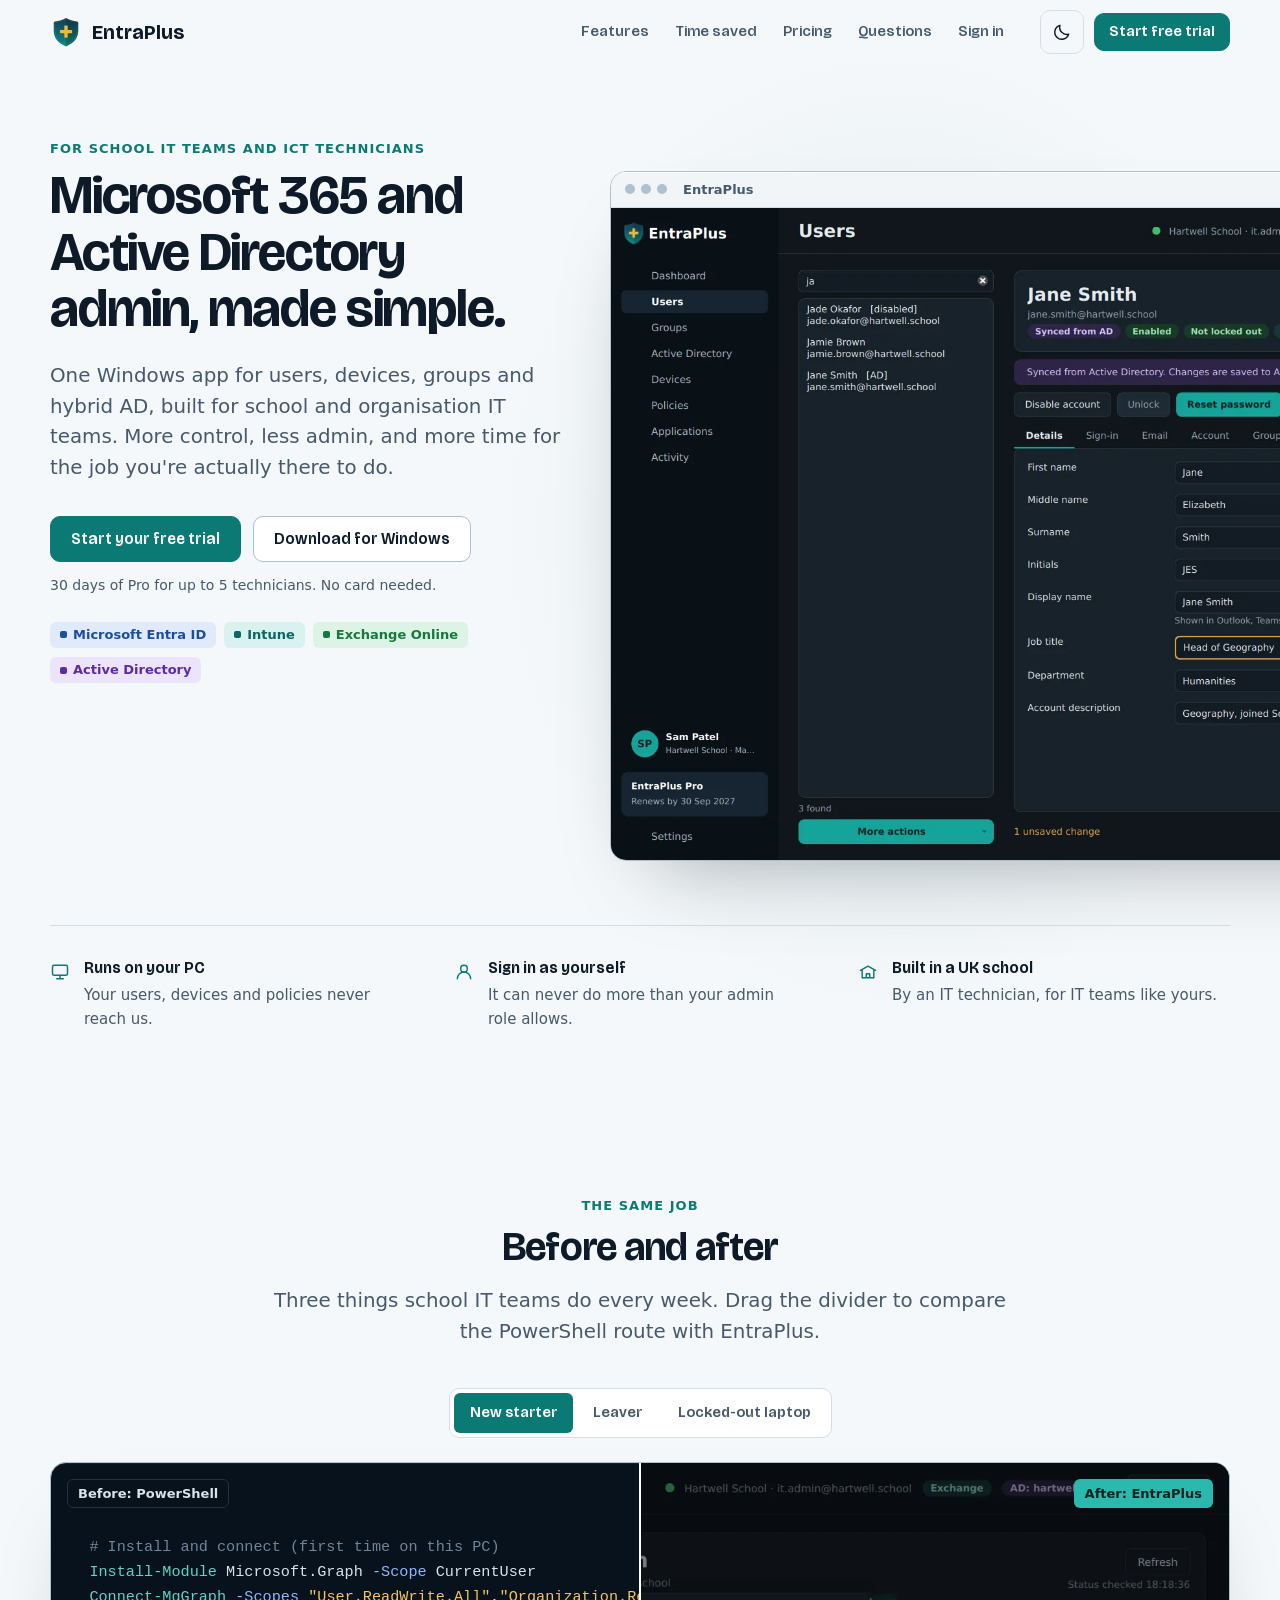
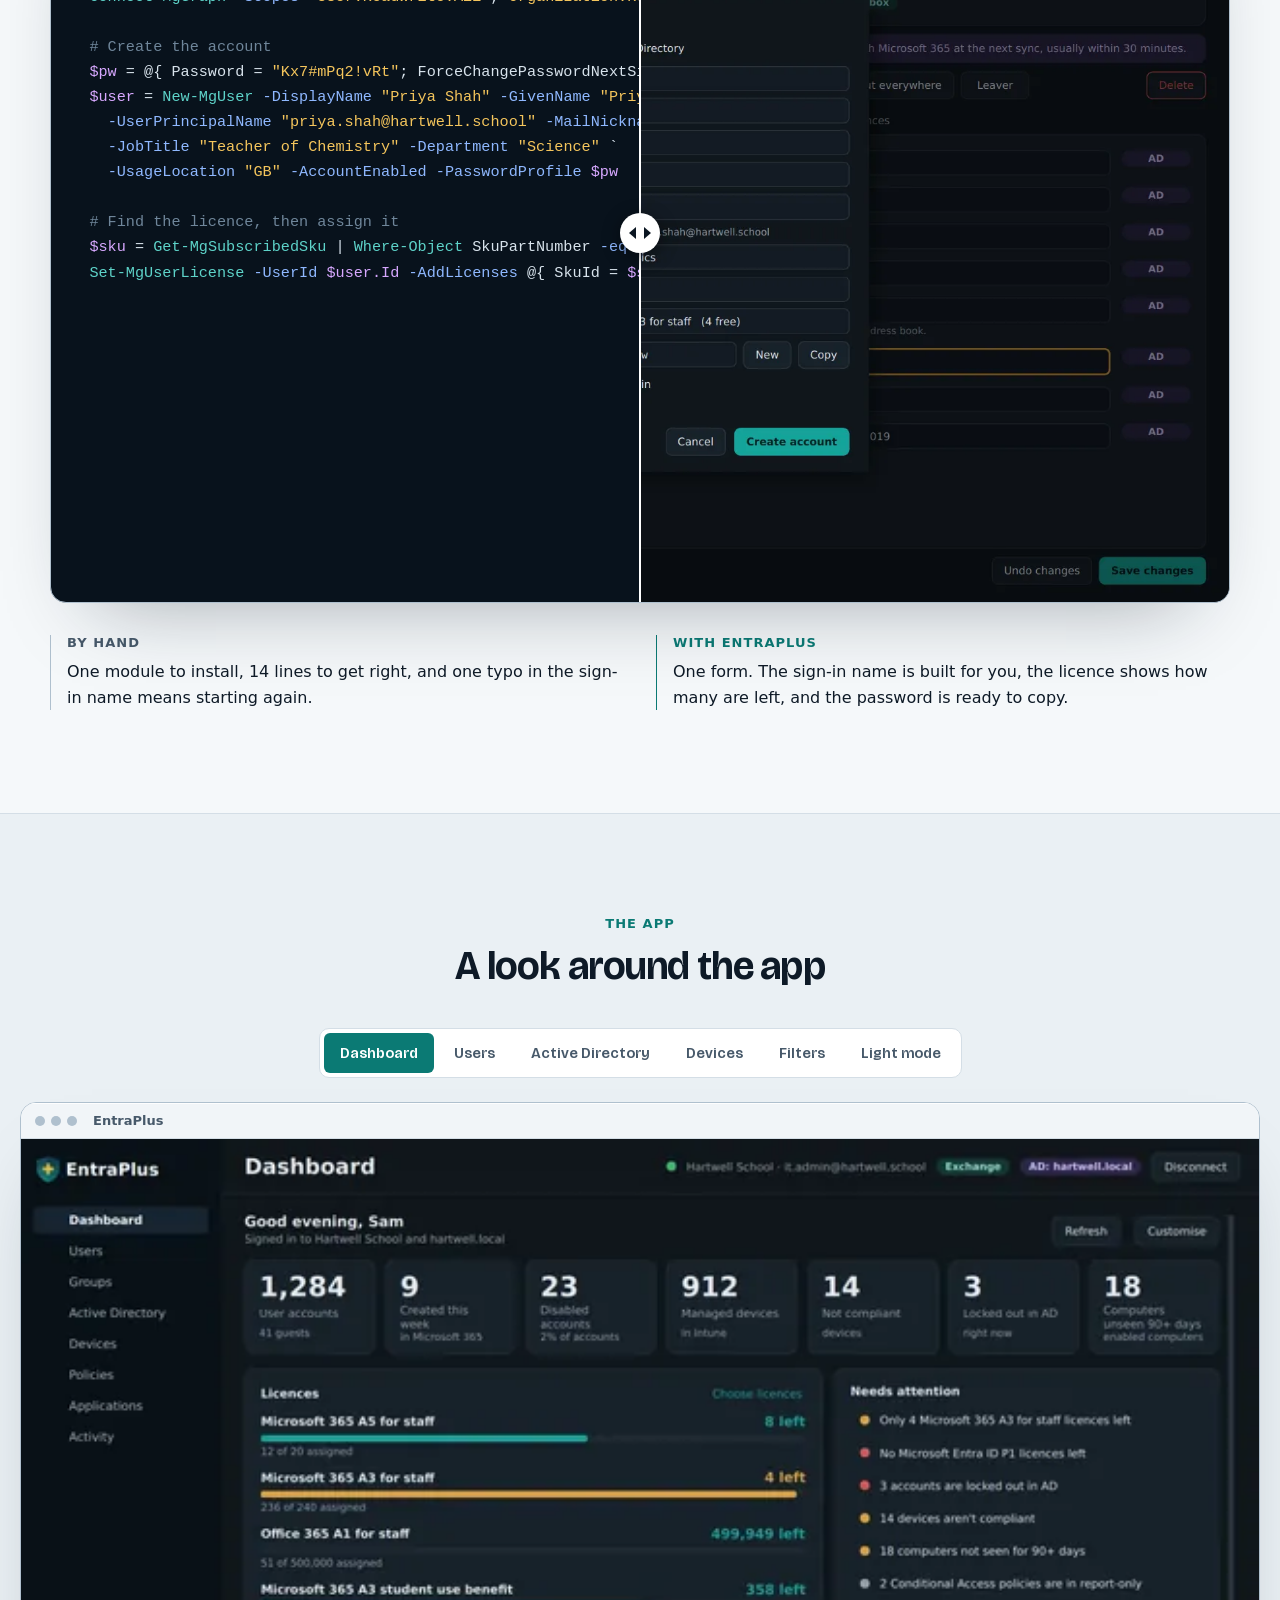
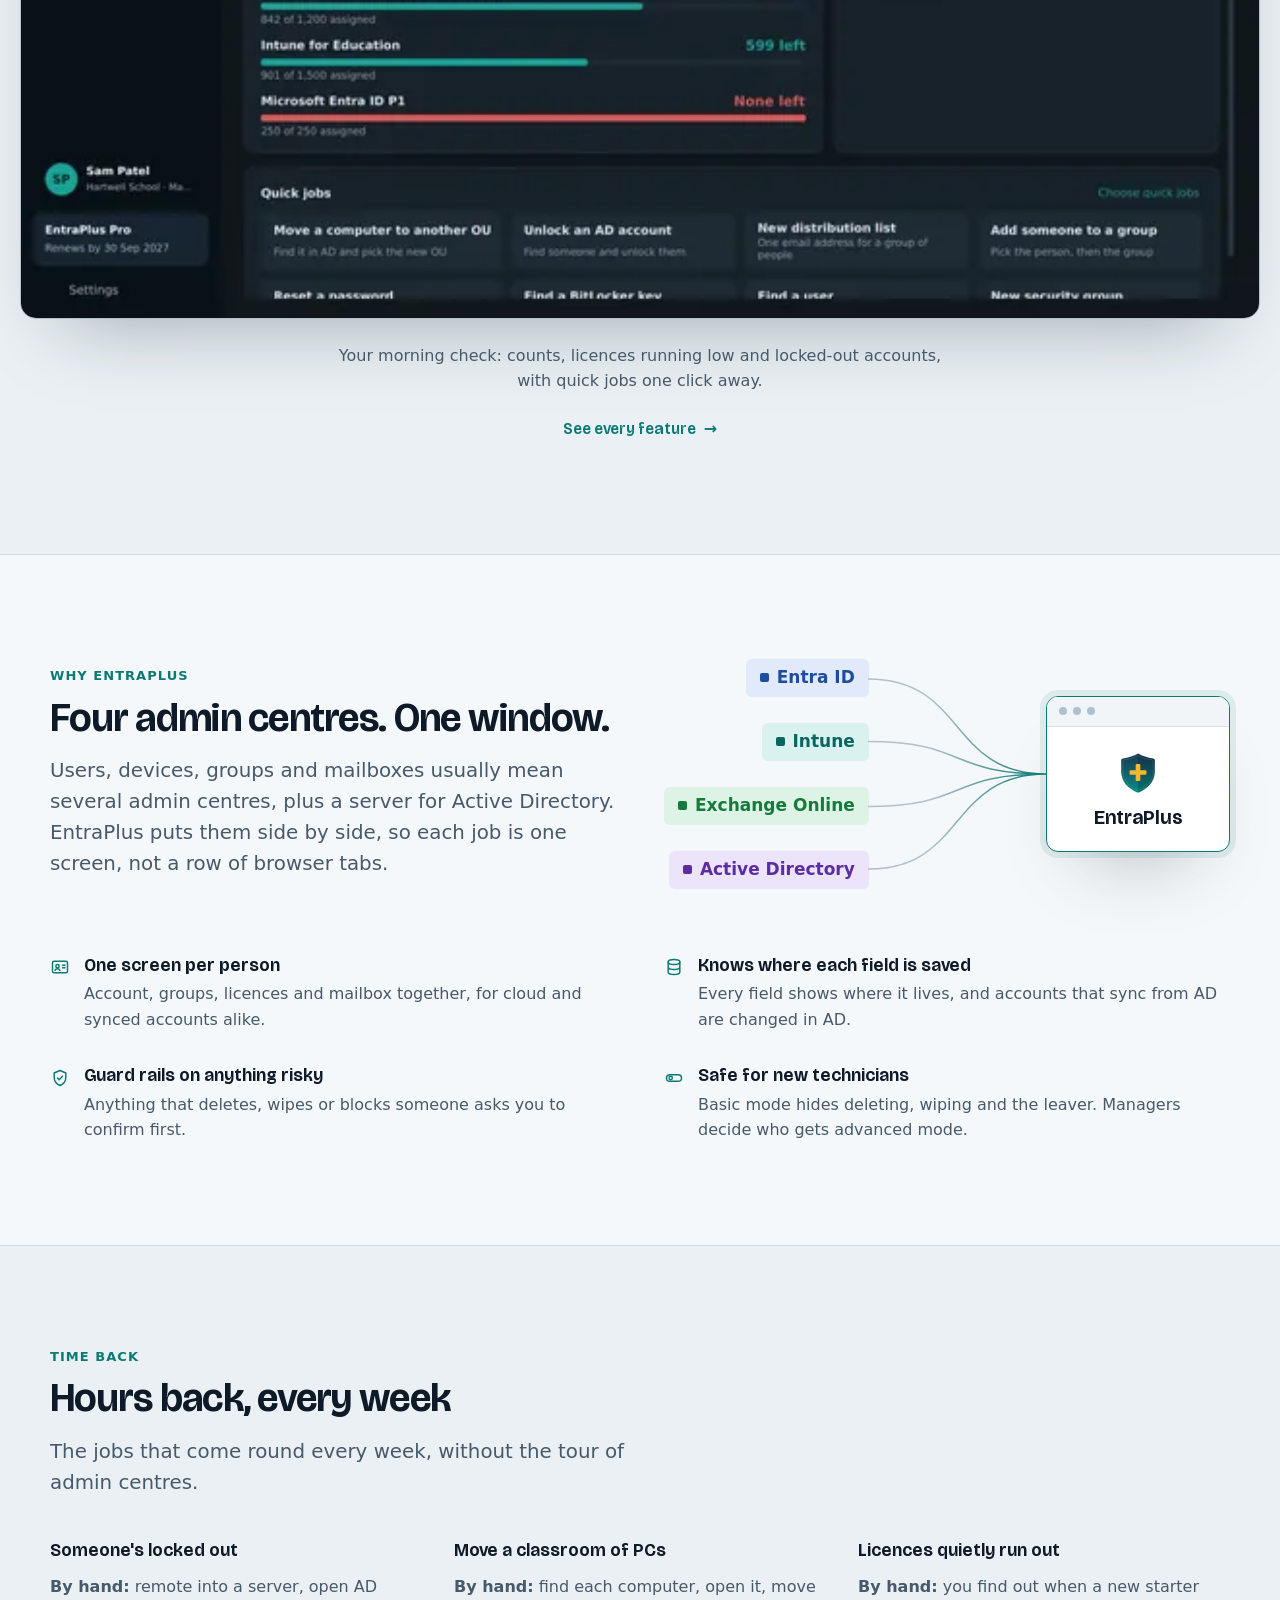
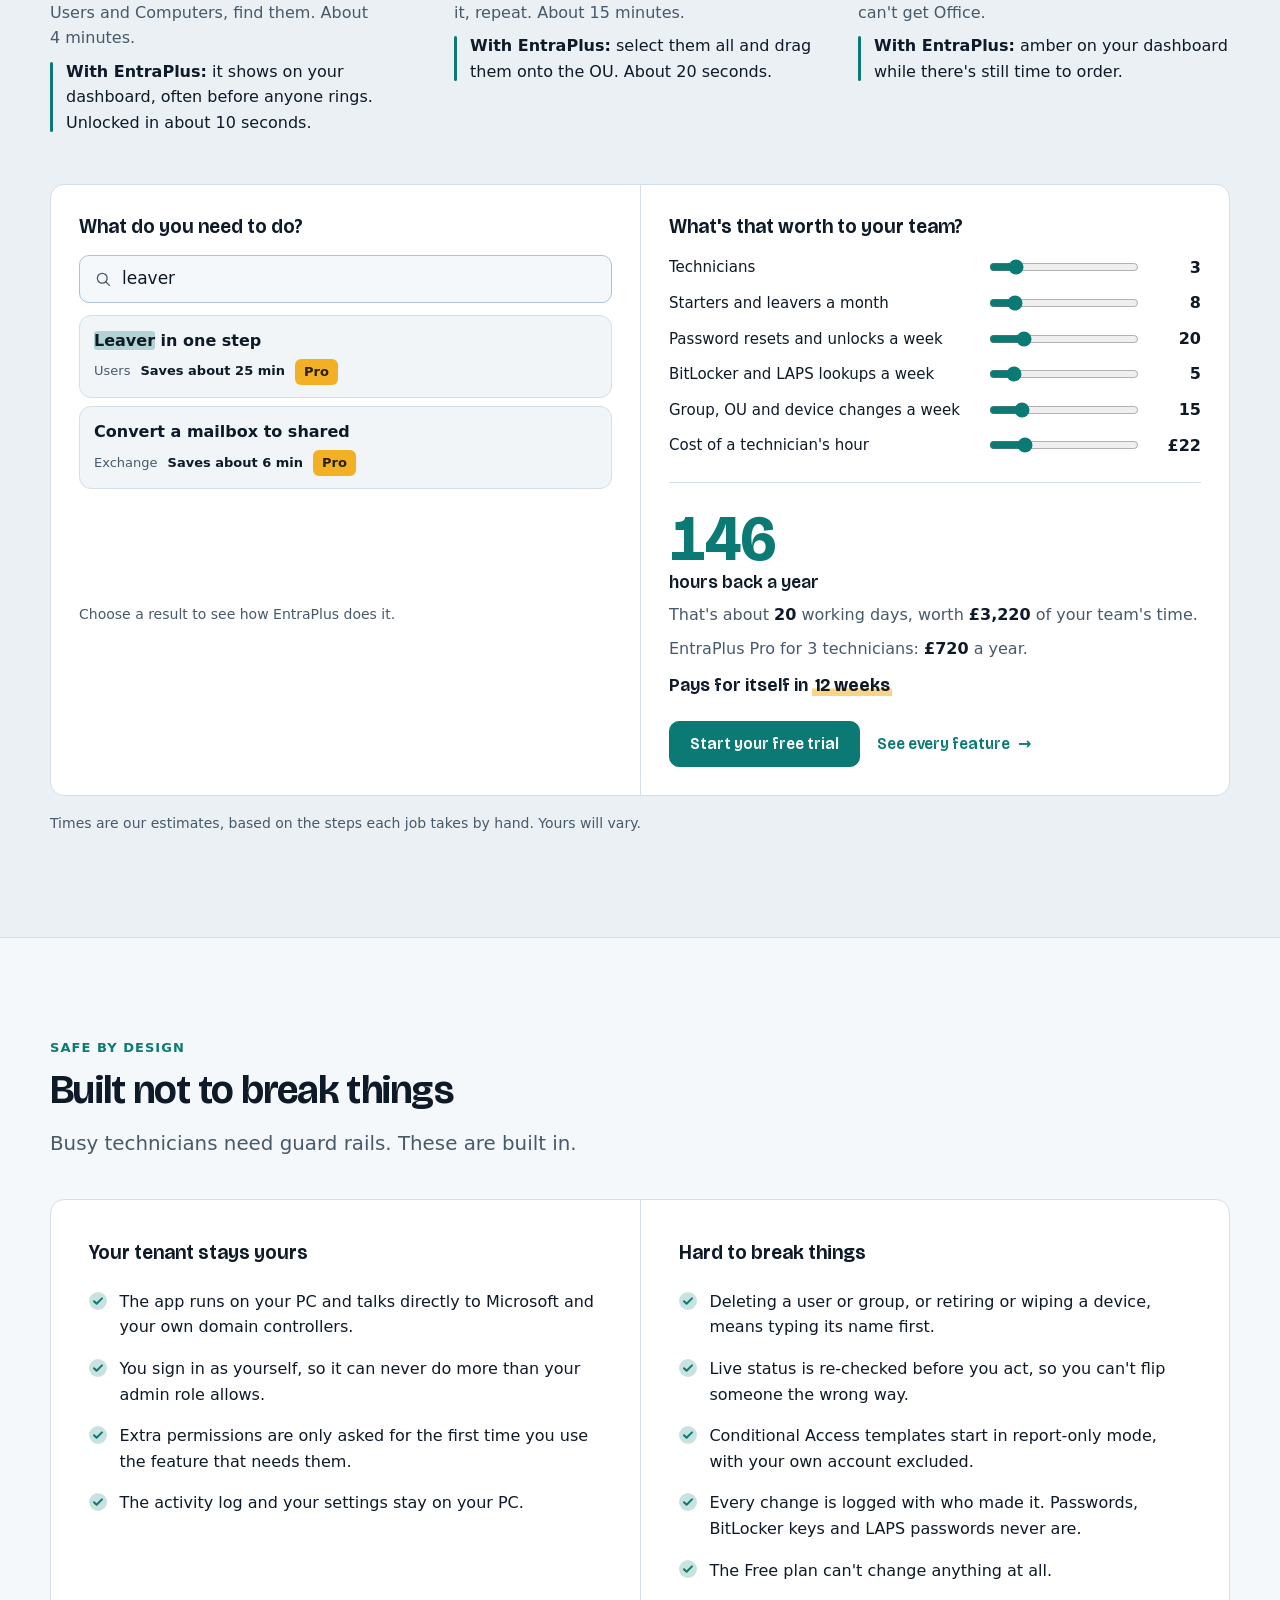
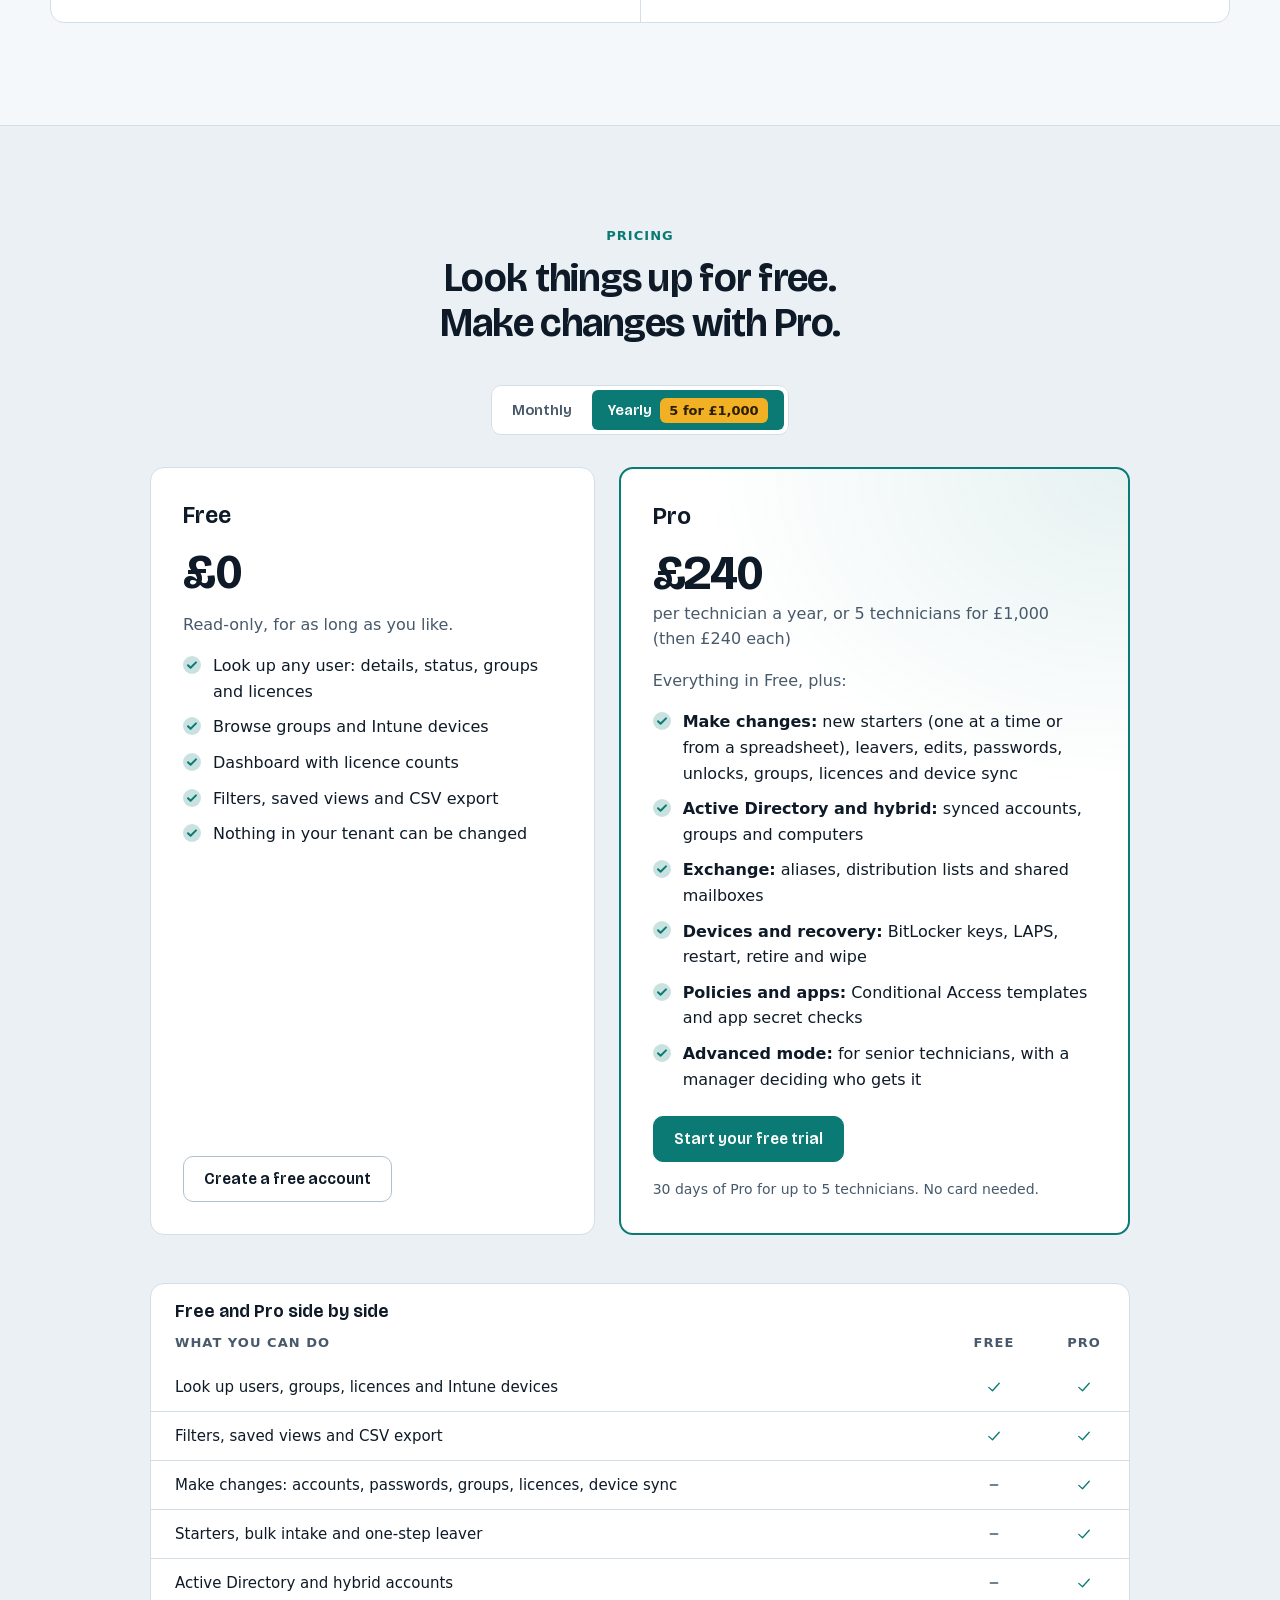
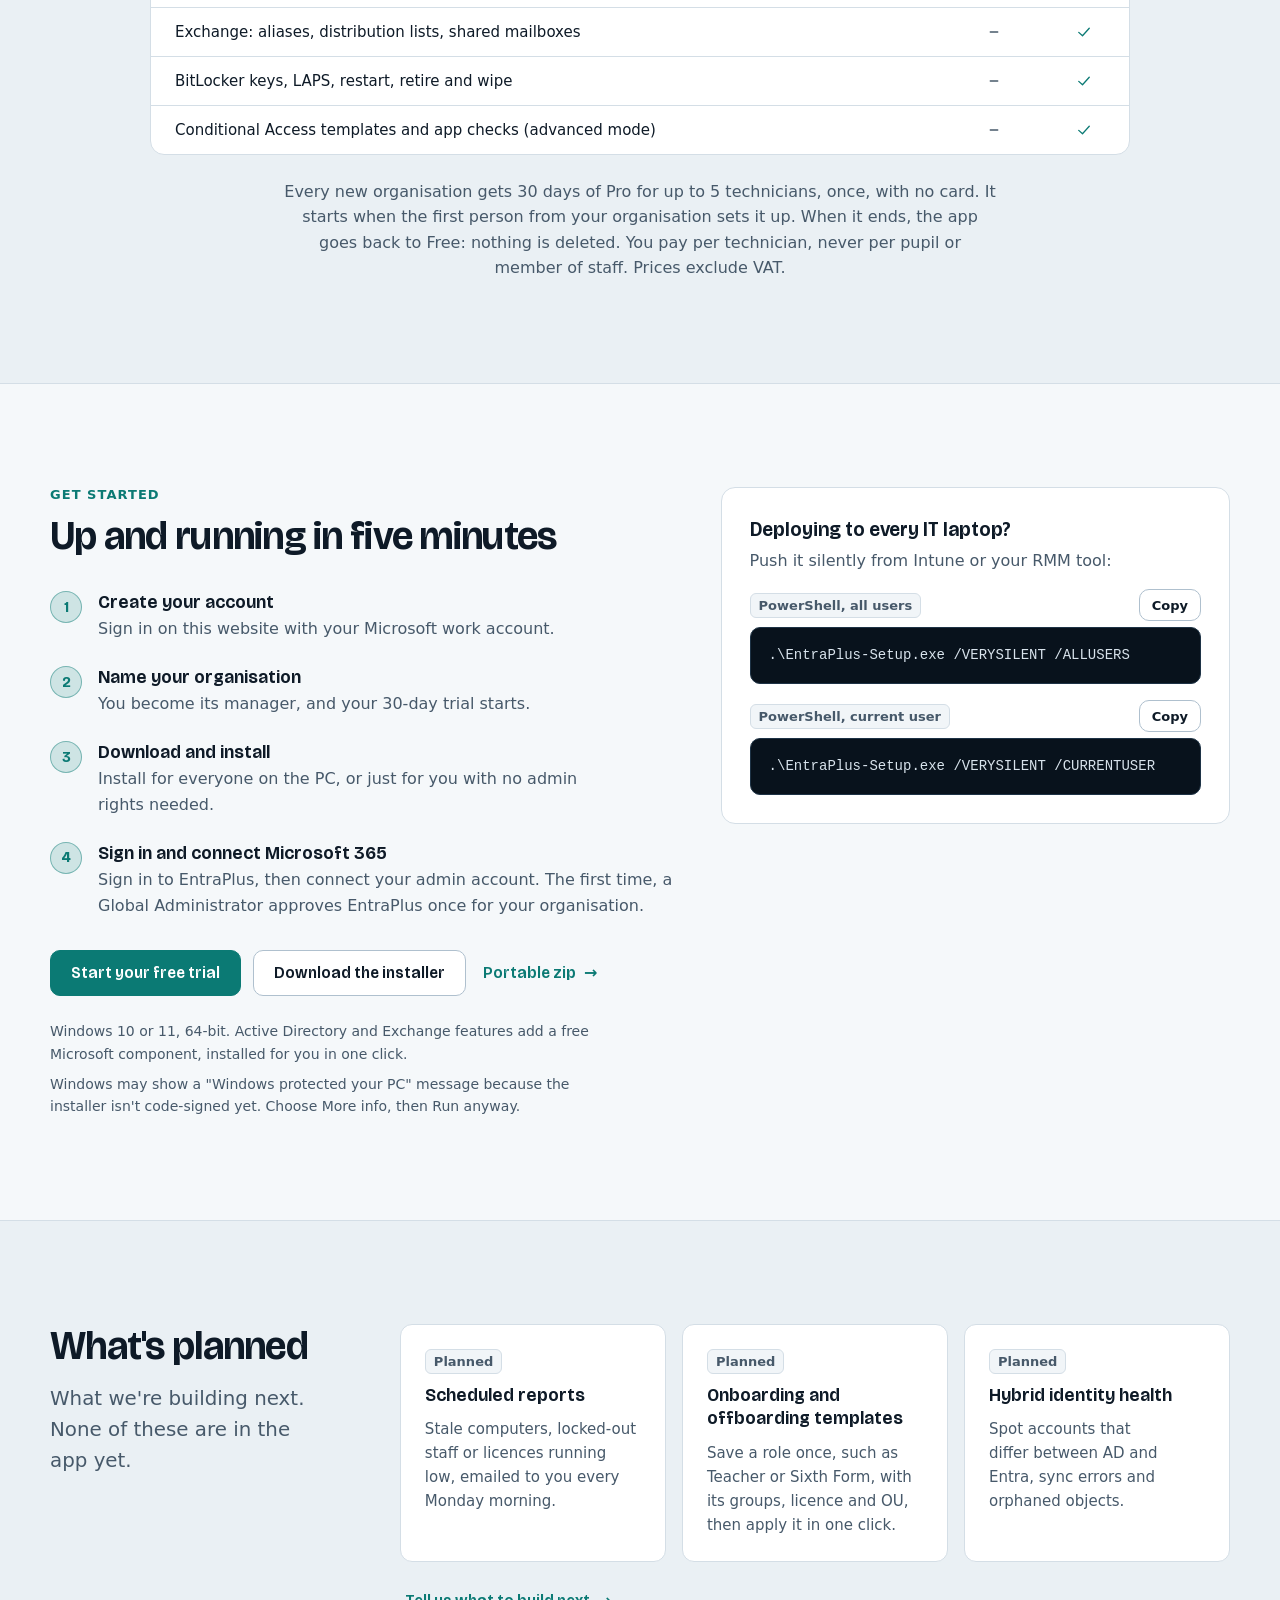
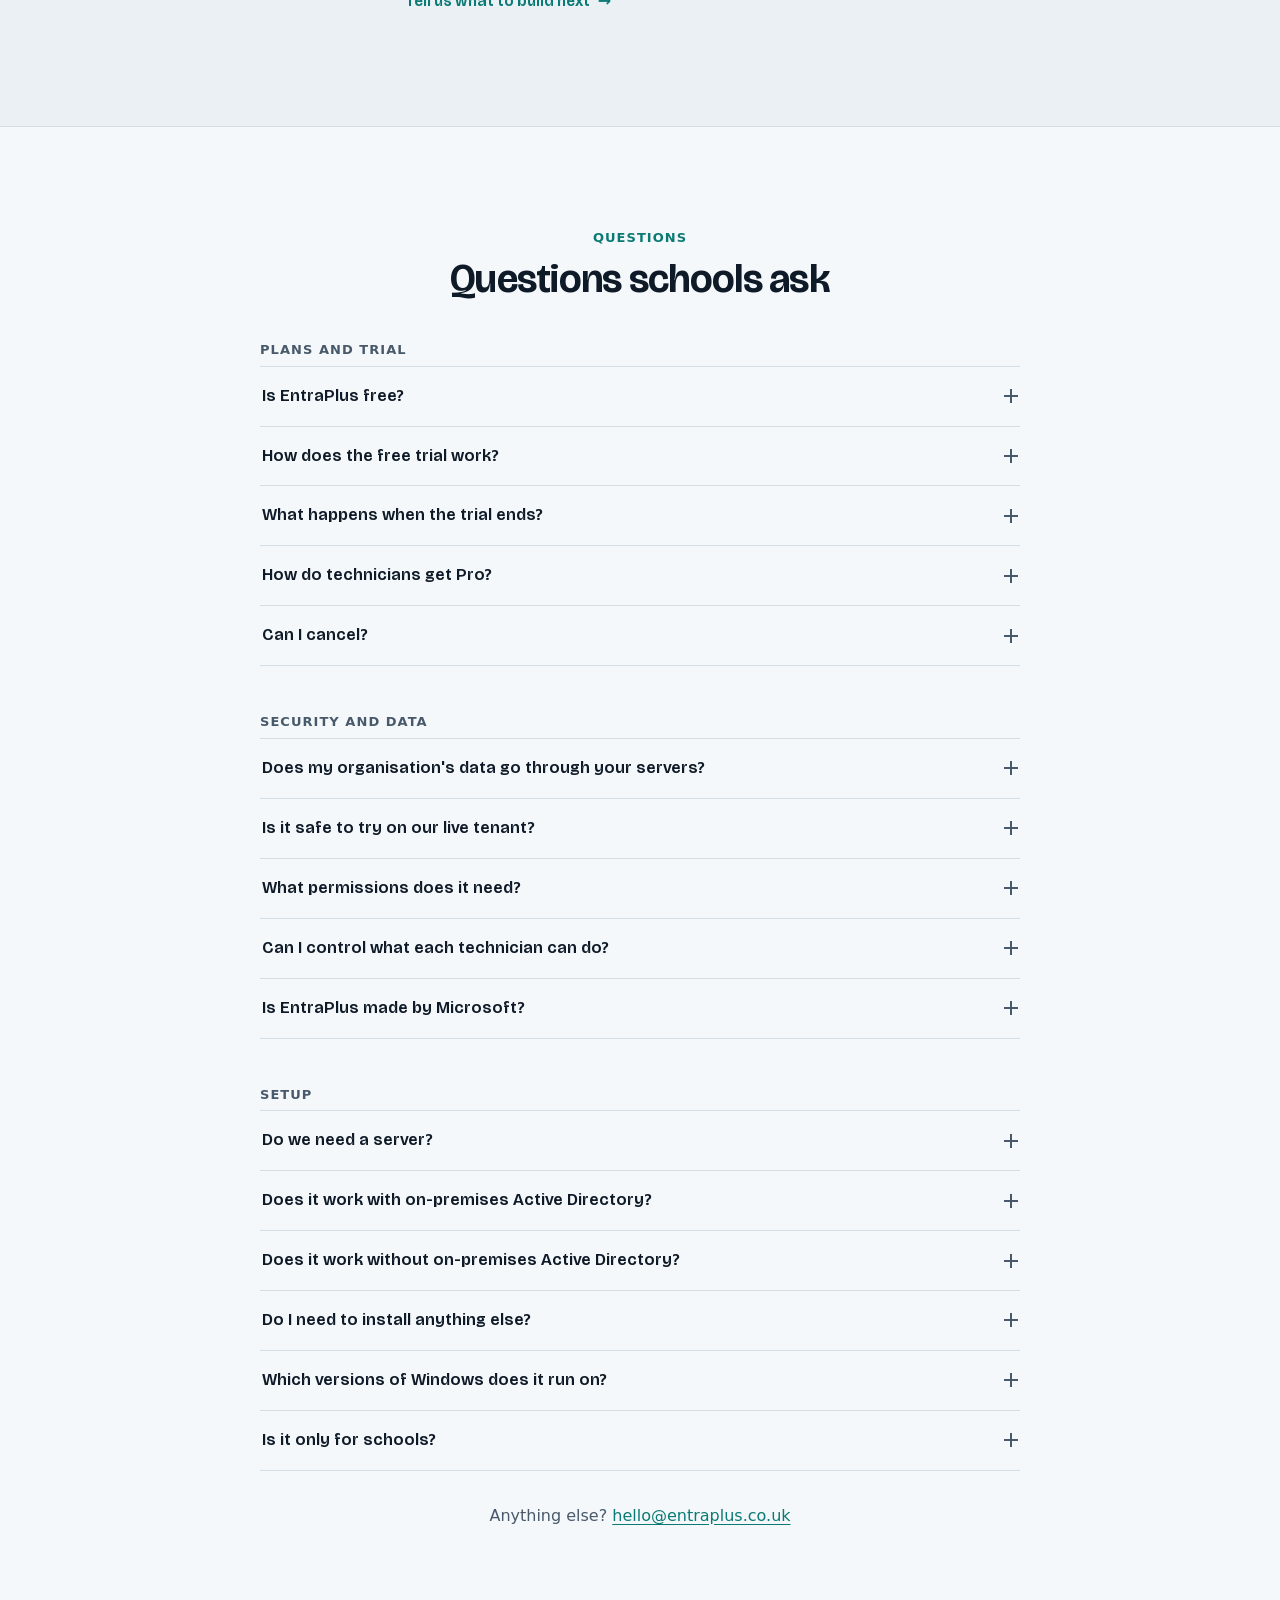
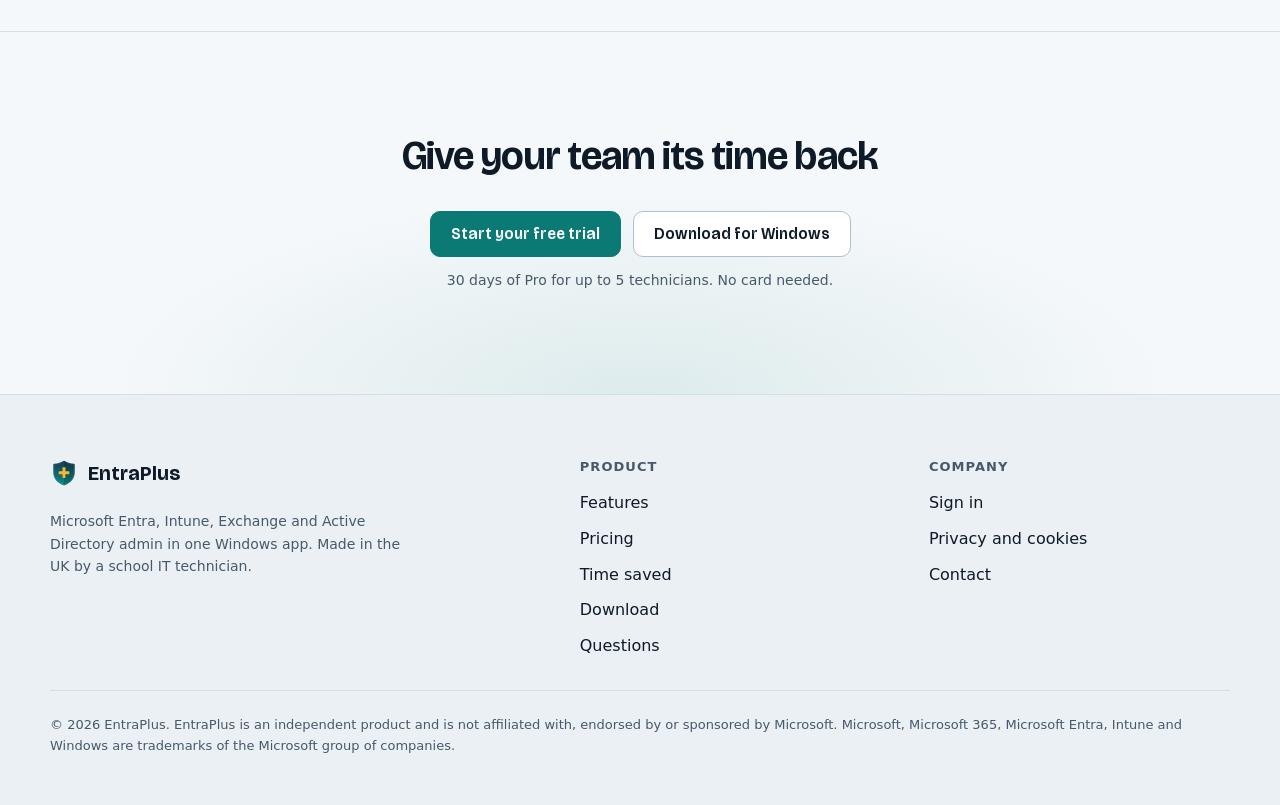
<file: index.html>
<!doctype html>
<html lang="en-GB">
<head>
  <meta charset="utf-8">
  <meta name="viewport" content="width=device-width, initial-scale=1">
  <title>EntraPlus: Entra ID and Active Directory admin for schools</title>
  <meta name="description" content="Starters, leavers, BitLocker keys, unlocks and licences across Entra ID, Intune, Exchange and AD, in one Windows app. Free read-only plan, 30-day Pro trial.">
  <link rel="canonical" href="https://entraplus.co.uk/">
  <meta name="theme-color" content="#0B1622" media="(prefers-color-scheme: dark)">
  <meta name="theme-color" content="#F5F8FA" media="(prefers-color-scheme: light)">
  <meta name="color-scheme" content="dark light">

  <meta property="og:type" content="website">
  <meta property="og:site_name" content="EntraPlus">
  <meta property="og:url" content="https://entraplus.co.uk/">
  <meta property="og:title" content="EntraPlus: Microsoft 365 and Active Directory admin, made simple">
  <meta property="og:description" content="Starters, leavers, BitLocker keys, unlocks and licences across Entra ID, Intune, Exchange and Active Directory, in one Windows app built in a UK school.">
  <meta property="og:image" content="https://entraplus.co.uk/og-image.png">
  <meta property="og:image:width" content="1200">
  <meta property="og:image:height" content="630">
  <meta property="og:image:alt" content="EntraPlus showing a user's details, status badges and account actions">
  <meta property="og:locale" content="en_GB">
  <meta name="twitter:card" content="summary_large_image">

  <link rel="icon" href="/favicon.ico" sizes="32x32">
  <link rel="icon" href="/favicon.svg" type="image/svg+xml">
  <link rel="apple-touch-icon" href="/apple-touch-icon.png">
  <link rel="manifest" href="/site.webmanifest">

  <link rel="preload" href="/assets/fonts/bricolage-display.woff2" as="font" type="font/woff2" crossorigin>
  <link rel="preload" as="image" href="/assets/img/shots/dark-users-1600.webp"
        imagesrcset="/assets/img/shots/dark-users-640.webp 640w, /assets/img/shots/dark-users-960.webp 960w, /assets/img/shots/dark-users-1600.webp 1600w"
        imagesizes="(min-width: 1021px) 1040px, (max-width: 640px) 320px, calc(100vw - 40px)" fetchpriority="high">
  <link rel="stylesheet" href="/assets/css/site.css">
  <script>
    /* Set the theme before the page paints, so there's no flash. */
    (function () {
      try {
        var t = localStorage.getItem("ep-theme");
        if (!t) t = matchMedia("(prefers-color-scheme: light)").matches ? "light" : "dark";
        document.documentElement.dataset.theme = t;
      } catch (e) { document.documentElement.dataset.theme = "dark"; }
    })();
  </script>
  <script src="/assets/js/config.js" defer></script>
  <script src="/assets/js/header-account.js" defer></script>
  <script src="/assets/js/toolkit-data.js" defer></script>
  <script src="/assets/js/site.js" defer></script>

  <!-- JSON-LD: the FAQPage entries must match the visible FAQ word for word -->
  <script type="application/ld+json">
  {
   "@context": "https://schema.org",
   "@graph": [
    {
     "@type": "Organization",
     "@id": "https://entraplus.co.uk/#org",
     "name": "EntraPlus",
     "url": "https://entraplus.co.uk/",
     "logo": "https://entraplus.co.uk/assets/img/brand/icon-512.png",
     "email": "hello@entraplus.co.uk"
    },
    {
     "@type": "WebSite",
     "@id": "https://entraplus.co.uk/#site",
     "url": "https://entraplus.co.uk/",
     "name": "EntraPlus",
     "inLanguage": "en-GB",
     "publisher": {
      "@id": "https://entraplus.co.uk/#org"
     }
    },
    {
     "@type": "SoftwareApplication",
     "@id": "https://entraplus.co.uk/#app",
     "name": "EntraPlus",
     "applicationCategory": "BusinessApplication",
     "applicationSubCategory": "IT administration",
     "operatingSystem": "Windows 10, Windows 11 (64-bit)",
     "url": "https://entraplus.co.uk/",
     "image": "https://entraplus.co.uk/og-image.png",
     "screenshot": "https://entraplus.co.uk/assets/img/shots/dark-dashboard-1600.webp",
     "description": "A Windows app for managing Microsoft Entra ID, Intune, Exchange Online and on-premises Active Directory: new starters, leavers, groups, devices, BitLocker and LAPS, and Conditional Access.",
     "publisher": {
      "@id": "https://entraplus.co.uk/#org"
     },
     "offers": [
      {
       "@type": "Offer",
       "name": "Free",
       "description": "Read-only: look up users, groups, devices and licences, and export to CSV.",
       "price": "0",
       "priceCurrency": "GBP"
      },
      {
       "@type": "Offer",
       "name": "Pro, monthly, per technician",
       "price": "20.00",
       "priceCurrency": "GBP",
       "priceSpecification": {
        "@type": "UnitPriceSpecification",
        "price": "20.00",
        "priceCurrency": "GBP",
        "valueAddedTaxIncluded": false,
        "billingDuration": "P1M",
        "unitText": "technician"
       }
      },
      {
       "@type": "Offer",
       "name": "Pro, yearly, per technician",
       "price": "240.00",
       "priceCurrency": "GBP",
       "priceSpecification": {
        "@type": "UnitPriceSpecification",
        "price": "240.00",
        "priceCurrency": "GBP",
        "valueAddedTaxIncluded": false,
        "billingDuration": "P1Y",
        "unitText": "technician"
       }
      },
      {
       "@type": "Offer",
       "name": "Pro, yearly, 5 technicians",
       "price": "1000.00",
       "priceCurrency": "GBP",
       "priceSpecification": {
        "@type": "UnitPriceSpecification",
        "price": "1000.00",
        "priceCurrency": "GBP",
        "valueAddedTaxIncluded": false,
        "billingDuration": "P1Y"
       },
       "eligibleQuantity": {
        "@type": "QuantitativeValue",
        "value": 5,
        "unitText": "technician"
       }
      }
     ]
    },
    {
     "@type": "FAQPage",
     "mainEntity": [
      {
       "@type": "Question",
       "name": "Is EntraPlus free?",
       "acceptedAnswer": {
        "@type": "Answer",
        "text": "Yes, to look things up. The Free plan is read-only with no time limit: look up users, groups, devices and licences, and export lists to CSV. Making changes needs Pro, at £20 a month or £240 a year per technician, or 5 technicians for £1,000 a year. Every new organisation gets a free 30-day Pro trial for up to 5 technicians, with no card needed."
       }
      },
      {
       "@type": "Question",
       "name": "How does the free trial work?",
       "acceptedAnswer": {
        "@type": "Answer",
        "text": "The first person from your school to sign in sets up your organisation and becomes its manager. Your organisation then gets 30 days of Pro for up to 5 technicians, with no card needed. The manager hands out the seats. Each organisation gets one trial."
       }
      },
      {
       "@type": "Question",
       "name": "What happens when the trial ends?",
       "acceptedAnswer": {
        "@type": "Answer",
        "text": "The app carries on as the read-only Free plan until you choose a plan. Nothing in your tenant is changed or removed."
       }
      },
      {
       "@type": "Question",
       "name": "How do technicians get Pro?",
       "acceptedAnswer": {
        "@type": "Answer",
        "text": "Your manager buys seats on the EntraPlus website and gives one to each technician under People. Pro switches on the next time that technician signs in to the app."
       }
      },
      {
       "@type": "Question",
       "name": "Can I cancel?",
       "acceptedAnswer": {
        "@type": "Answer",
        "text": "Any time from your account page. Pro keeps working until the end of the period you've paid for, then the app carries on as the read-only Free plan."
       }
      },
      {
       "@type": "Question",
       "name": "Does my organisation's data go through your servers?",
       "acceptedAnswer": {
        "@type": "Answer",
        "text": "No. The app runs on your PC and talks directly to Microsoft and your own domain controllers. Nothing about your users, devices or policies is sent to us. Your EntraPlus account only holds your name, email and subscription."
       }
      },
      {
       "@type": "Question",
       "name": "Is it safe to try on our live tenant?",
       "acceptedAnswer": {
        "@type": "Answer",
        "text": "Yes. The Free plan is read-only, so nothing in your tenant can be changed. With Pro, risky actions are hidden in basic mode, and deleting or wiping needs the name typed first."
       }
      },
      {
       "@type": "Question",
       "name": "What permissions does it need?",
       "acceptedAnswer": {
        "@type": "Answer",
        "text": "You sign in with your own admin account, and EntraPlus can never do more than your Entra role allows. User Administrator covers users and groups, Intune Administrator covers devices. A Global Administrator approves the app's permissions once for the organisation. Extra permissions for Pro device and policy features are only requested the first time you use them."
       }
      },
      {
       "@type": "Question",
       "name": "Can I control what each technician can do?",
       "acceptedAnswer": {
        "@type": "Answer",
        "text": "Yes. Managers choose each person's role. Technicians use basic mode, which hides deleting, wiping and the leaver. Senior technicians can switch on advanced mode."
       }
      },
      {
       "@type": "Question",
       "name": "Is EntraPlus made by Microsoft?",
       "acceptedAnswer": {
        "@type": "Answer",
        "text": "No. EntraPlus is an independent product and isn't affiliated with or endorsed by Microsoft."
       }
      },
      {
       "@type": "Question",
       "name": "Do we need a server?",
       "acceptedAnswer": {
        "@type": "Answer",
        "text": "No. EntraPlus is a Windows app on your PC. For Active Directory features, the PC needs to reach a domain controller over your network or VPN."
       }
      },
      {
       "@type": "Question",
       "name": "Does it work with on-premises Active Directory?",
       "acceptedAnswer": {
        "@type": "Answer",
        "text": "Yes, with Pro, including from cloud-only laptops that aren't joined to the domain. EntraPlus connects to your domain controller over the network or VPN, detects accounts that sync from AD and saves their changes there."
       }
      },
      {
       "@type": "Question",
       "name": "Does it work without on-premises Active Directory?",
       "acceptedAnswer": {
        "@type": "Answer",
        "text": "Yes. Cloud-only schools get everything except the Active Directory features."
       }
      },
      {
       "@type": "Question",
       "name": "Do I need to install anything else?",
       "acceptedAnswer": {
        "@type": "Answer",
        "text": "Not for users, groups, devices or policies. Exchange and Active Directory features each need a free Microsoft module, and EntraPlus installs it for you with one click."
       }
      },
      {
       "@type": "Question",
       "name": "Which versions of Windows does it run on?",
       "acceptedAnswer": {
        "@type": "Answer",
        "text": "Windows 10 and 11, 64-bit. It doesn't run on a Mac. Windows may warn you the first time you run the installer because it isn't code-signed yet: choose More info, then Run anyway."
       }
      },
      {
       "@type": "Question",
       "name": "Is it only for schools?",
       "acceptedAnswer": {
        "@type": "Answer",
        "text": "It was built in a school, so the language and defaults suit schools and trusts: academic-year expiry dates, education licences, staff and student groups. It works the same for any organisation on Microsoft 365."
       }
      }
     ]
    }
   ]
  }
  </script>
</head>
<body>
  <a class="skip" href="#main">Skip to content</a>

  <!-- shared header: keep identical on every page -->
  <header class="site-header">
    <div class="wrap header-row">
      <a class="brand" href="/" aria-label="EntraPlus home">
        <img src="/favicon.svg" width="32" height="32" alt="">
        <span>EntraPlus</span>
      </a>
      <nav class="site-nav" id="site-nav" aria-label="Main">
        <a href="/features.html">Features</a>
        <a href="#time">Time saved</a>
        <a href="#pricing">Pricing</a>
        <a href="#faq">Questions</a>
        <a href="/login.html" class="nav-login">Sign in</a>
        <a class="btn btn-primary nav-cta" href="/register.html?plan=yearly">Start your free trial</a>
        <a class="btn nav-cta" href="#download">Download for Windows</a>
      </nav>
      <div class="header-actions">
        <button class="icon-btn" type="button" id="theme-toggle" aria-label="Switch theme">
          <svg class="i-sun" viewBox="0 0 24 24" aria-hidden="true"><circle cx="12" cy="12" r="4.5"/><path d="M12 2v2.5M12 19.5V22M2 12h2.5M19.5 12H22M4.9 4.9l1.8 1.8M17.3 17.3l1.8 1.8M4.9 19.1l1.8-1.8M17.3 6.7l1.8-1.8"/></svg>
          <svg class="i-moon" viewBox="0 0 24 24" aria-hidden="true"><path d="M20 14.5A8.5 8.5 0 0 1 9.5 4a8.5 8.5 0 1 0 10.5 10.5Z"/></svg>
        </button>
        <a class="btn btn-primary btn-small header-cta" href="/register.html?plan=yearly">Start free trial</a>
        <button class="icon-btn menu-btn" type="button" aria-controls="site-nav" aria-expanded="false" aria-label="Open menu">
          <svg viewBox="0 0 24 24" aria-hidden="true"><path d="M4 7h16M4 12h16M4 17h16"/></svg>
        </button>
      </div>
    </div>
  </header>
  <!-- /shared header -->

  <main id="main">
    <!-- 1. Hero -->
    <section class="hero" aria-labelledby="hero-title">
      <div class="wrap">
        <div class="hero-grid">
          <div class="hero-copy">
            <p class="eyebrow">For school IT teams and ICT technicians</p>
            <h1 id="hero-title">Microsoft&nbsp;365 and Active Directory admin, made simple.</h1>
            <p class="lede">One Windows app for users, devices, groups and hybrid AD, built for school and organisation IT teams. More control, less admin, and more time for the job you're actually there to do.</p>
            <div class="cta-row">
              <a class="btn btn-primary" href="/register.html?plan=yearly">Start your free trial</a>
              <a class="btn" href="#download">Download for Windows</a>
            </div>
            <p class="microcopy">30 days of Pro for up to 5 technicians. No card needed.</p>
            <ul class="platform-list" aria-label="Works with">
              <li><span class="pbadge" data-p="Entra">Microsoft Entra ID</span></li>
              <li><span class="pbadge" data-p="Intune">Intune</span></li>
              <li><span class="pbadge" data-p="Exchange">Exchange Online</span></li>
              <li><span class="pbadge" data-p="AD">Active Directory</span></li>
            </ul>
          </div>
          <div class="hero-shot">
            <div class="window">
              <div class="window-bar" aria-hidden="true"><span></span><span></span><span></span><b>EntraPlus</b></div>
              <img src="/assets/img/shots/dark-users-1600.webp"
                   srcset="/assets/img/shots/dark-users-640.webp 640w, /assets/img/shots/dark-users-960.webp 960w, /assets/img/shots/dark-users-1600.webp 1600w"
                   sizes="(min-width: 1021px) 1040px, (max-width: 640px) 320px, calc(100vw - 40px)" width="1600" height="1006" fetchpriority="high"
                   alt="EntraPlus user screen: Jane Smith, synced from Active Directory, with live status badges, account actions and an unsaved job title change highlighted">
            </div>
          </div>
        </div>
        <ul class="points hero-points">
          <li class="point">
            <svg class="ico" viewBox="0 0 24 24" aria-hidden="true"><rect x="3" y="4" width="18" height="12" rx="2"/><path d="M8 20h8M12 16v4"/></svg>
            <strong>Runs on your PC</strong>
            <p>Your users, devices and policies never reach us.</p>
          </li>
          <li class="point">
            <svg class="ico" viewBox="0 0 24 24" aria-hidden="true"><circle cx="12" cy="8" r="4"/><path d="M4 20a8 8 0 0 1 16 0"/></svg>
            <strong>Sign in as yourself</strong>
            <p>It can never do more than your admin role allows.</p>
          </li>
          <li class="point">
            <svg class="ico" viewBox="0 0 24 24" aria-hidden="true"><path d="M3 10l9-5 9 5M5 10v9h14v-9M10 19v-5h4v5"/></svg>
            <strong>Built in a UK school</strong>
            <p>By an IT technician, for IT teams like yours.</p>
          </li>
        </ul>
      </div>
    </section>

    <!-- 2. Before and after -->
    <section id="compare" aria-labelledby="compare-title">
      <div class="wrap">
        <div class="section-head is-centred" data-reveal>
          <p class="eyebrow">The same job</p>
          <h2 id="compare-title">Before and after</h2>
          <p>Three things school IT teams do every week. Drag the divider to compare the PowerShell route with EntraPlus.</p>
        </div>
        <div class="tabs" role="tablist" aria-label="Choose a job to compare">
          <button role="tab" id="tab-starter" aria-selected="true" aria-controls="compare-panel" data-job="starter">New starter</button>
          <button role="tab" id="tab-leaver" aria-selected="false" aria-controls="compare-panel" data-job="leaver" tabindex="-1">Leaver</button>
          <button role="tab" id="tab-bitlocker" aria-selected="false" aria-controls="compare-panel" data-job="bitlocker" tabindex="-1">Locked-out laptop</button>
        </div>
        <div id="compare-panel" role="tabpanel" aria-labelledby="tab-starter" tabindex="0">
          <div class="compare">
            <div class="compare-before">
              <p class="compare-tag">Before: PowerShell</p>
              <pre class="code" tabindex="0" aria-label="PowerShell for this task"><code id="compare-code"></code></pre>
            </div>
            <div class="compare-after">
              <p class="compare-tag compare-tag-after">After: EntraPlus</p>
              <img id="compare-img" src="/assets/img/shots/after-starter-1600.webp"
                   srcset="/assets/img/shots/after-starter-640.webp 640w, /assets/img/shots/after-starter-960.webp 960w, /assets/img/shots/after-starter-1600.webp 1600w"
                   sizes="(min-width: 1220px) 1180px, calc(100vw - 40px)" width="1600" height="1006" loading="lazy"
                   alt="EntraPlus new starter form for Priya Shah: names, a username built for you, domain, job title, department, the staff licence, and a temporary password ready to copy">
            </div>
            <div class="compare-handle" aria-hidden="true"><span></span></div>
            <input class="compare-range" type="range" min="0" max="100" value="50" aria-label="Divider position: drag left to see more of EntraPlus" aria-valuetext="Half PowerShell, half EntraPlus">
          </div>
          <dl class="compare-facts">
            <div><dt>By hand</dt><dd id="fact-before">One module to install, 14 lines to get right, and one typo in the sign-in name means starting again.</dd></div>
            <div><dt>With EntraPlus</dt><dd id="fact-after">One form. The sign-in name is built for you, the licence shows how many are left, and the password is ready to copy.</dd></div>
          </dl>
        </div>
      </div>
    </section>

    <!-- 3. A look around -->
    <section id="screens" class="band shots" aria-labelledby="screens-title">
      <div class="wrap">
        <div class="section-head is-centred" data-reveal>
          <p class="eyebrow">The app</p>
          <h2 id="screens-title">A look around the app</h2>
        </div>
        <div class="tabs" role="tablist" aria-label="Choose a screen">
          <button role="tab" id="shot-tab-dashboard" aria-selected="true" aria-controls="shot-panel" data-shot="dark-dashboard" data-alt="Dashboard: user and device counts, licences running low, accounts locked out in Active Directory, and quick jobs" data-caption="Your morning check: counts, licences running low and locked-out accounts, with quick jobs one click away.">Dashboard</button>
          <button role="tab" id="shot-tab-users" aria-selected="false" aria-controls="shot-panel" data-shot="dark-users" data-alt="EntraPlus user screen: Jane Smith, synced from Active Directory, with live status badges, account actions and an unsaved job title change highlighted" data-caption="One screen for every account, wherever it lives. Changes stay highlighted until you save them." tabindex="-1">Users</button>
          <button role="tab" id="shot-tab-ad" aria-selected="false" aria-controls="shot-panel" data-shot="dark-ad-computers" data-alt="Active Directory computers filtered to those not seen for 90 days, with the OU tree and actions for the selected computer" data-caption="Active Directory computers not seen for 90 days, with the OU tree beside them." tabindex="-1">Active Directory</button>
          <button role="tab" id="shot-tab-devices" aria-selected="false" aria-controls="shot-panel" data-shot="dark-devices" data-alt="Intune devices filtered to those that aren't compliant, with details and actions for the selected laptop" data-caption="Intune devices that aren't compliant, with the details and actions for the one you pick." tabindex="-1">Devices</button>
          <button role="tab" id="shot-tab-filters" aria-selected="false" aria-controls="shot-panel" data-shot="dark-filter" data-alt="Building a custom filter: Science staff who haven't signed in for 60 days, saved to use again" data-caption="Build a filter once, such as Science staff who haven't signed in for 60 days, and save it for next time." tabindex="-1">Filters</button>
          <button role="tab" id="shot-tab-light" aria-selected="false" aria-controls="shot-panel" data-shot="light-dashboard" data-alt="The dashboard in light mode" data-caption="Light or dark, following your Windows setting." tabindex="-1">Light mode</button>
        </div>
      </div>
      <div class="wrap-wide">
        <div id="shot-panel" role="tabpanel" aria-labelledby="shot-tab-dashboard" tabindex="0">
          <div class="window">
            <div class="window-bar" aria-hidden="true"><span></span><span></span><span></span><b>EntraPlus</b></div>
            <img id="shot-img" src="/assets/img/shots/dark-dashboard-1600.webp"
                 srcset="/assets/img/shots/dark-dashboard-640.webp 640w, /assets/img/shots/dark-dashboard-960.webp 960w, /assets/img/shots/dark-dashboard-1600.webp 1600w"
                 sizes="(min-width: 1360px) 1320px, calc(100vw - 40px)" width="1600" height="1006" loading="lazy"
                 alt="Dashboard: user and device counts, licences running low, accounts locked out in Active Directory, and quick jobs">
          </div>
          <p class="shot-caption" id="shot-caption">Your morning check: counts, licences running low and locked-out accounts, with quick jobs one click away.</p>
        </div>
        <p class="more"><a class="btn btn-ghost" href="/features.html">See every feature</a></p>
      </div>
    </section>

    <!-- 4. Why one window -->
    <section id="why" aria-labelledby="why-title">
      <div class="wrap">
        <div class="why-grid">
          <div class="section-head" data-reveal>
            <p class="eyebrow">Why EntraPlus</p>
            <h2 id="why-title">Four admin centres. One window.</h2>
            <p>Users, devices, groups and mailboxes usually mean several admin centres, plus a server for Active Directory. EntraPlus puts them side by side, so each job is one screen, not a row of browser tabs.</p>
          </div>
          <div class="hub" aria-hidden="true" data-reveal>
            <ul class="hub-badges">
              <li><span class="pbadge" data-p="Entra">Entra ID</span></li>
              <li><span class="pbadge" data-p="Intune">Intune</span></li>
              <li><span class="pbadge" data-p="Exchange">Exchange Online</span></li>
              <li><span class="pbadge" data-p="AD">Active Directory</span></li>
            </ul>
            <svg viewBox="0 0 100 100" preserveAspectRatio="none"><defs><linearGradient id="hub-line"><stop offset=".35" stop-color="currentColor"/><stop offset="1" style="stop-color: var(--accent)"/></linearGradient></defs><path d="M0 9C55 9 45 50 100 50M0 36C55 36 45 50 100 50M0 64C55 64 45 50 100 50M0 91C55 91 45 50 100 50" fill="none" stroke="url(#hub-line)" stroke-width="1.5" vector-effect="non-scaling-stroke"/></svg>
            <div class="hub-app">
              <div class="window-bar"><span></span><span></span><span></span></div>
              <div><img src="/favicon.svg" width="32" height="32" alt="">EntraPlus</div>
            </div>
          </div>
        </div>
        <ul class="points why-points">
          <li class="point">
            <svg class="ico" viewBox="0 0 24 24" aria-hidden="true"><rect x="3" y="5" width="18" height="14" rx="2"/><circle cx="9" cy="11" r="2"/><path d="M6 16c.6-1.3 1.7-2 3-2s2.4.7 3 2M15 10h3M15 13h3"/></svg>
            <h3>One screen per person</h3>
            <p>Account, groups, licences and mailbox together, for cloud and synced accounts alike.</p>
          </li>
          <li class="point">
            <svg class="ico" viewBox="0 0 24 24" aria-hidden="true"><ellipse cx="12" cy="6" rx="7" ry="3"/><path d="M5 6v12c0 1.7 3.1 3 7 3s7-1.3 7-3V6M5 12c0 1.7 3.1 3 7 3s7-1.3 7-3"/></svg>
            <h3>Knows where each field is saved</h3>
            <p>Every field shows where it lives, and accounts that sync from AD are changed in AD.</p>
          </li>
          <li class="point">
            <svg class="ico" viewBox="0 0 24 24" aria-hidden="true"><path d="M12 3 5 6v5c0 4.5 3 8.2 7 10 4-1.8 7-5.5 7-10V6l-7-3Z"/><path d="m9 12 2 2 4-4"/></svg>
            <h3>Guard rails on anything risky</h3>
            <p>Anything that deletes, wipes or blocks someone asks you to confirm first.</p>
          </li>
          <li class="point">
            <svg class="ico" viewBox="0 0 24 24" aria-hidden="true"><rect x="3" y="8" width="18" height="8" rx="4"/><circle cx="8" cy="12" r="2"/></svg>
            <h3>Safe for new technicians</h3>
            <p>Basic mode hides deleting, wiping and the leaver. Managers decide who gets advanced mode.</p>
          </li>
        </ul>
      </div>
    </section>

    <!-- 5. Time back -->
    <section id="time" class="band" aria-labelledby="time-title">
      <div class="wrap">
        <div class="section-head" data-reveal>
          <p class="eyebrow">Time back</p>
          <h2 id="time-title">Hours back, every week</h2>
          <p>The jobs that come round every week, without the tour of admin centres.</p>
        </div>
        <ul class="jobs">
          <li>
            <h3>Someone's locked out</h3>
            <p class="by-hand"><b>By hand:</b> remote into a server, open AD Users and Computers, find them. About 4 minutes.</p>
            <p class="with"><b>With EntraPlus:</b> it shows on your dashboard, often before anyone rings. Unlocked in about 10 seconds.</p>
          </li>
          <li>
            <h3>Move a classroom of PCs</h3>
            <p class="by-hand"><b>By hand:</b> find each computer, open it, move it, repeat. About 15 minutes.</p>
            <p class="with"><b>With EntraPlus:</b> select them all and drag them onto the OU. About 20 seconds.</p>
          </li>
          <li>
            <h3>Licences quietly run out</h3>
            <p class="by-hand"><b>By hand:</b> you find out when a new starter can't get Office.</p>
            <p class="with"><b>With EntraPlus:</b> amber on your dashboard while there's still time to order.</p>
          </li>
        </ul>

        <div class="panel work" data-reveal>
          <div class="finder" role="search" aria-label="Jobs EntraPlus does">
            <h3><label for="job-q">What do you need to do?</label></h3>
            <div class="finder-input">
              <svg class="ico" viewBox="0 0 24 24" aria-hidden="true"><circle cx="11" cy="11" r="6.5"/><path d="m16 16 4.5 4.5"/></svg>
              <input id="job-q" type="search" autocomplete="off" spellcheck="false" placeholder="Try leaver or BitLocker" aria-controls="job-results" aria-describedby="job-hint">
            </div>
            <ul id="job-results" class="results"></ul>
            <p id="job-hint" class="hint">Choose a result to see how EntraPlus does it.</p>
            <p id="job-status" class="sr-only" aria-live="polite"></p>
          </div>
          <div class="calc" id="calc">
            <h3>What's that worth to your team?</h3>
            <div class="calc-row"><label for="c-techs">Technicians</label><input type="range" id="c-techs" name="techs" min="1" max="15" value="3"><output for="c-techs">3</output></div>
            <div class="calc-row"><label for="c-changes">Starters and leavers a month</label><input type="range" id="c-changes" name="changes" min="0" max="60" value="8"><output for="c-changes">8</output></div>
            <div class="calc-row"><label for="c-everyday">Password resets and unlocks a week</label><input type="range" id="c-everyday" name="everyday" min="0" max="100" value="20"><output for="c-everyday">20</output></div>
            <div class="calc-row"><label for="c-lookups">BitLocker and LAPS lookups a week</label><input type="range" id="c-lookups" name="lookups" min="0" max="40" value="5"><output for="c-lookups">5</output></div>
            <div class="calc-row"><label for="c-admin">Group, OU and device changes a week</label><input type="range" id="c-admin" name="admin" min="0" max="80" value="15"><output for="c-admin">15</output></div>
            <div class="calc-row"><label for="c-rate">Cost of a technician's hour</label><input type="range" id="c-rate" name="rate" min="12" max="60" value="22" aria-valuetext="£22 an hour"><output for="c-rate">£22</output></div>
            <div class="calc-result">
              <p class="calc-big"><strong id="calc-hours">146</strong> hours back a year</p>
              <p class="calc-sub">That's about <strong id="calc-days">20</strong> working days, worth <strong id="calc-value">£3,220</strong> of your team's time.</p>
              <p class="calc-sub">EntraPlus Pro for <span id="calc-techs">3 technicians</span>: <strong id="calc-cost">£720</strong> a year.</p>
              <p class="calc-payback">Pays for itself in <strong id="calc-payback">12 weeks</strong></p>
              <p id="calc-status" class="sr-only" aria-live="polite"></p>
              <div class="cta-row">
                <a class="btn btn-primary" href="/register.html?plan=yearly">Start your free trial</a>
                <a class="btn btn-ghost" href="/features.html">See every feature</a>
              </div>
            </div>
          </div>
        </div>
        <p class="estimate">Times are our estimates, based on the steps each job takes by hand. Yours will vary.</p>
      </div>
    </section>

    <!-- 6. Safe by design -->
    <section id="safety" aria-labelledby="safety-title">
      <div class="wrap">
        <div class="section-head" data-reveal>
          <p class="eyebrow">Safe by design</p>
          <h2 id="safety-title">Built not to break things</h2>
          <p>Busy technicians need guard rails. These are built in.</p>
        </div>
        <div class="panel safety-panel" data-reveal>
          <div>
            <h3>Your tenant stays yours</h3>
            <ul class="ticks">
              <li>The app runs on your PC and talks directly to Microsoft and your own domain controllers.</li>
              <li>You sign in as yourself, so it can never do more than your admin role allows.</li>
              <li>Extra permissions are only asked for the first time you use the feature that needs them.</li>
              <li>The activity log and your settings stay on your PC.</li>
            </ul>
          </div>
          <div>
            <h3>Hard to break things</h3>
            <ul class="ticks">
              <li>Deleting a user or group, or retiring or wiping a device, means typing its name first.</li>
              <li>Live status is re-checked before you act, so you can't flip someone the wrong way.</li>
              <li>Conditional Access templates start in report-only mode, with your own account excluded.</li>
              <li>Every change is logged with who made it. Passwords, BitLocker keys and LAPS passwords never are.</li>
              <li>The Free plan can't change anything at all.</li>
            </ul>
          </div>
        </div>
      </div>
    </section>

    <!-- 7. Pricing -->
    <section id="pricing" class="band" aria-labelledby="pricing-title">
      <div class="wrap">
        <div class="section-head is-centred" data-reveal>
          <p class="eyebrow">Pricing</p>
          <h2 id="pricing-title">Look things up for free. Make changes with Pro.</h2>
        </div>
        <fieldset class="billing">
          <legend class="sr-only">Billing period</legend>
          <input type="radio" name="billing" id="bill-month" value="monthly">
          <label for="bill-month">Monthly</label>
          <input type="radio" name="billing" id="bill-year" value="yearly" checked>
          <label for="bill-year">Yearly <span class="badge badge-pro">5 for £1,000</span></label>
        </fieldset>
        <div class="plans">
          <article class="plan" aria-labelledby="plan-free">
            <h3 id="plan-free">Free</h3>
            <p class="price"><span class="amount">£0</span></p>
            <p class="plan-note">Read-only, for as long as you like.</p>
            <ul class="ticks">
              <li>Look up any user: details, status, groups and licences</li>
              <li>Browse groups and Intune devices</li>
              <li>Dashboard with licence counts</li>
              <li>Filters, saved views and CSV export</li>
              <li>Nothing in your tenant can be changed</li>
            </ul>
            <a class="btn" href="/register.html">Create a free account</a>
          </article>
          <article class="plan plan-pro" aria-labelledby="plan-pro">
            <div class="plan-name"><h3 id="plan-pro">Pro</h3></div>
            <p class="price" aria-live="polite">
              <span class="amount" data-yearly="£240" data-monthly="£20">£240</span>
              <span class="per" data-yearly="per technician a year, or 5 technicians for £1,000 (then £240 each)" data-monthly="per technician a month, cancel any time">per technician a year, or 5 technicians for £1,000 (then £240 each)</span>
            </p>
            <p class="plan-note">Everything in Free, plus:</p>
            <ul class="ticks">
              <li><span><strong>Make changes:</strong> new starters (one at a time or from a spreadsheet), leavers, edits, passwords, unlocks, groups, licences and device sync</span></li>
              <li><span><strong>Active Directory and hybrid:</strong> synced accounts, groups and computers</span></li>
              <li><span><strong>Exchange:</strong> aliases, distribution lists and shared mailboxes</span></li>
              <li><span><strong>Devices and recovery:</strong> BitLocker keys, LAPS, restart, retire and wipe</span></li>
              <li><span><strong>Policies and apps:</strong> Conditional Access templates and app secret checks</span></li>
              <li><span><strong>Advanced mode:</strong> for senior technicians, with a manager deciding who gets it</span></li>
            </ul>
            <a class="btn btn-primary" id="pro-cta" href="/register.html?plan=yearly">Start your free trial</a>
            <p class="hint">30 days of Pro for up to 5 technicians. No card needed.</p>
          </article>
        </div>
        <div class="compare-table-wrap">
          <table class="plan-table">
            <caption>Free and Pro side by side</caption>
            <thead><tr><th scope="col">What you can do</th><th scope="col">Free</th><th scope="col">Pro</th></tr></thead>
            <tbody>
              <tr><th scope="row">Look up users, groups, licences and Intune devices</th><td><span class="yes"><svg class="ico" viewBox="0 0 24 24" aria-hidden="true"><path d="M5 12.5 10 17l9-10"/></svg><span class="sr-only">Yes</span></span></td><td><span class="yes"><svg class="ico" viewBox="0 0 24 24" aria-hidden="true"><path d="M5 12.5 10 17l9-10"/></svg><span class="sr-only">Yes</span></span></td></tr>
              <tr><th scope="row">Filters, saved views and CSV export</th><td><span class="yes"><svg class="ico" viewBox="0 0 24 24" aria-hidden="true"><path d="M5 12.5 10 17l9-10"/></svg><span class="sr-only">Yes</span></span></td><td><span class="yes"><svg class="ico" viewBox="0 0 24 24" aria-hidden="true"><path d="M5 12.5 10 17l9-10"/></svg><span class="sr-only">Yes</span></span></td></tr>
              <tr><th scope="row">Make changes: accounts, passwords, groups, licences, device sync</th><td><span class="no"><svg class="ico" viewBox="0 0 24 24" aria-hidden="true"><path d="M7 12h10"/></svg><span class="sr-only">No</span></span></td><td><span class="yes"><svg class="ico" viewBox="0 0 24 24" aria-hidden="true"><path d="M5 12.5 10 17l9-10"/></svg><span class="sr-only">Yes</span></span></td></tr>
              <tr><th scope="row">Starters, bulk intake and one-step leaver</th><td><span class="no"><svg class="ico" viewBox="0 0 24 24" aria-hidden="true"><path d="M7 12h10"/></svg><span class="sr-only">No</span></span></td><td><span class="yes"><svg class="ico" viewBox="0 0 24 24" aria-hidden="true"><path d="M5 12.5 10 17l9-10"/></svg><span class="sr-only">Yes</span></span></td></tr>
              <tr><th scope="row">Active Directory and hybrid accounts</th><td><span class="no"><svg class="ico" viewBox="0 0 24 24" aria-hidden="true"><path d="M7 12h10"/></svg><span class="sr-only">No</span></span></td><td><span class="yes"><svg class="ico" viewBox="0 0 24 24" aria-hidden="true"><path d="M5 12.5 10 17l9-10"/></svg><span class="sr-only">Yes</span></span></td></tr>
              <tr><th scope="row">Exchange: aliases, distribution lists, shared mailboxes</th><td><span class="no"><svg class="ico" viewBox="0 0 24 24" aria-hidden="true"><path d="M7 12h10"/></svg><span class="sr-only">No</span></span></td><td><span class="yes"><svg class="ico" viewBox="0 0 24 24" aria-hidden="true"><path d="M5 12.5 10 17l9-10"/></svg><span class="sr-only">Yes</span></span></td></tr>
              <tr><th scope="row">BitLocker keys, LAPS, restart, retire and wipe</th><td><span class="no"><svg class="ico" viewBox="0 0 24 24" aria-hidden="true"><path d="M7 12h10"/></svg><span class="sr-only">No</span></span></td><td><span class="yes"><svg class="ico" viewBox="0 0 24 24" aria-hidden="true"><path d="M5 12.5 10 17l9-10"/></svg><span class="sr-only">Yes</span></span></td></tr>
              <tr><th scope="row">Conditional Access templates and app checks (advanced mode)</th><td><span class="no"><svg class="ico" viewBox="0 0 24 24" aria-hidden="true"><path d="M7 12h10"/></svg><span class="sr-only">No</span></span></td><td><span class="yes"><svg class="ico" viewBox="0 0 24 24" aria-hidden="true"><path d="M5 12.5 10 17l9-10"/></svg><span class="sr-only">Yes</span></span></td></tr>
            </tbody>
          </table>
        </div>
        <p class="plans-note">Every new organisation gets 30 days of Pro for up to 5 technicians, once, with no card. It starts when the first person from your organisation sets it up. When it ends, the app goes back to Free: nothing is deleted. You pay per technician, never per pupil or member of staff. Prices exclude VAT.</p>
      </div>
    </section>

    <!-- 8. Get started -->
    <section id="download" aria-labelledby="download-title">
      <div class="wrap start-grid">
        <div data-reveal>
          <p class="eyebrow">Get started</p>
          <h2 id="download-title">Up and running in five minutes</h2>
          <ol class="steps">
            <li><h3>Create your account</h3><p>Sign in on this website with your Microsoft work account.</p></li>
            <li><h3>Name your organisation</h3><p>You become its manager, and your 30-day trial starts.</p></li>
            <li><h3>Download and install</h3><p>Install for everyone on the PC, or just for you with no admin rights needed.</p></li>
            <li><h3>Sign in and connect Microsoft 365</h3><p>Sign in to EntraPlus, then connect your admin account. The first time, a Global Administrator approves EntraPlus once for your organisation.</p></li>
          </ol>
          <div class="cta-row">
            <a class="btn btn-primary" href="/register.html?plan=yearly">Start your free trial</a>
            <a class="btn" data-download="installer" href="#download">Download the installer</a>
            <a class="btn btn-ghost" data-download="portable" href="#download">Portable zip</a>
          </div>
          <div class="small-print">
            <p>Windows 10 or 11, 64-bit. Active Directory and Exchange features add a free Microsoft component, installed for you in one click.</p>
            <p>Windows may show a "Windows protected your PC" message because the installer isn't code-signed yet. Choose More info, then Run anyway.</p>
          </div>
        </div>
        <div class="panel command-card" data-reveal>
          <h3>Deploying to every IT laptop?</h3>
          <p>Push it silently from Intune or your RMM tool:</p>
          <div class="cmd">
            <div class="cmd-head"><span class="badge">PowerShell, all users</span><button type="button" class="copy" data-copy-target="cmd-all">Copy</button></div>
            <pre class="code wrap-code" tabindex="0" aria-label="Install command for all users"><code id="cmd-all">.\EntraPlus-Setup.exe /VERYSILENT /ALLUSERS</code></pre>
          </div>
          <div class="cmd">
            <div class="cmd-head"><span class="badge">PowerShell, current user</span><button type="button" class="copy" data-copy-target="cmd-user">Copy</button></div>
            <pre class="code wrap-code" tabindex="0" aria-label="Install command for the current user"><code id="cmd-user">.\EntraPlus-Setup.exe /VERYSILENT /CURRENTUSER</code></pre>
          </div>
        </div>
      </div>
    </section>

    <!-- 9. Planned -->
    <section id="roadmap" class="band" aria-labelledby="roadmap-title">
      <div class="wrap planned-grid">
        <div class="section-head">
          <h2 id="roadmap-title">What's planned</h2>
          <p>What we're building next. None of these are in the app yet.</p>
        </div>
        <div>
          <ul class="cards">
            <li class="card"><span class="badge">Planned</span><h3>Scheduled reports</h3><p>Stale computers, locked-out staff or licences running low, emailed to you every Monday morning.</p></li>
            <li class="card"><span class="badge">Planned</span><h3>Onboarding and offboarding templates</h3><p>Save a role once, such as Teacher or Sixth Form, with its groups, licence and OU, then apply it in one click.</p></li>
            <li class="card"><span class="badge">Planned</span><h3>Hybrid identity health</h3><p>Spot accounts that differ between AD and Entra, sync errors and orphaned objects.</p></li>
          </ul>
          <a class="btn btn-ghost" href="mailto:hello@entraplus.co.uk?subject=Toolkit%20idea">Tell us what to build next</a>
        </div>
      </div>
    </section>

    <!-- 10. Questions -->
    <section id="faq" aria-labelledby="faq-title">
      <div class="wrap-narrow">
        <div class="section-head is-centred">
          <p class="eyebrow">Questions</p>
          <h2 id="faq-title">Questions schools ask</h2>
        </div>
        <div class="faq-group">
          <h3>Plans and trial</h3>
          <div class="faq">
            <details><summary>Is EntraPlus free?</summary><p>Yes, to look things up. The Free plan is read-only with no time limit: look up users, groups, devices and licences, and export lists to CSV. Making changes needs Pro, at £20 a month or £240 a year per technician, or 5 technicians for £1,000 a year. Every new organisation gets a free 30-day Pro trial for up to 5 technicians, with no card needed.</p></details>
            <details><summary>How does the free trial work?</summary><p>The first person from your school to sign in sets up your organisation and becomes its manager. Your organisation then gets 30 days of Pro for up to 5 technicians, with no card needed. The manager hands out the seats. Each organisation gets one trial.</p></details>
            <details><summary>What happens when the trial ends?</summary><p>The app carries on as the read-only Free plan until you choose a plan. Nothing in your tenant is changed or removed.</p></details>
            <details><summary>How do technicians get Pro?</summary><p>Your manager buys seats on the EntraPlus website and gives one to each technician under People. Pro switches on the next time that technician signs in to the app.</p></details>
            <details><summary>Can I cancel?</summary><p>Any time from your account page. Pro keeps working until the end of the period you've paid for, then the app carries on as the read-only Free plan.</p></details>
          </div>
        </div>
        <div class="faq-group">
          <h3>Security and data</h3>
          <div class="faq">
            <details><summary>Does my organisation's data go through your servers?</summary><p>No. The app runs on your PC and talks directly to Microsoft and your own domain controllers. Nothing about your users, devices or policies is sent to us. Your EntraPlus account only holds your name, email and subscription.</p></details>
            <details><summary>Is it safe to try on our live tenant?</summary><p>Yes. The Free plan is read-only, so nothing in your tenant can be changed. With Pro, risky actions are hidden in basic mode, and deleting or wiping needs the name typed first.</p></details>
            <details><summary>What permissions does it need?</summary><p>You sign in with your own admin account, and EntraPlus can never do more than your Entra role allows. User Administrator covers users and groups, Intune Administrator covers devices. A Global Administrator approves the app's permissions once for the organisation. Extra permissions for Pro device and policy features are only requested the first time you use them.</p></details>
            <details><summary>Can I control what each technician can do?</summary><p>Yes. Managers choose each person's role. Technicians use basic mode, which hides deleting, wiping and the leaver. Senior technicians can switch on advanced mode.</p></details>
            <details><summary>Is EntraPlus made by Microsoft?</summary><p>No. EntraPlus is an independent product and isn't affiliated with or endorsed by Microsoft.</p></details>
          </div>
        </div>
        <div class="faq-group">
          <h3>Setup</h3>
          <div class="faq">
            <details><summary>Do we need a server?</summary><p>No. EntraPlus is a Windows app on your PC. For Active Directory features, the PC needs to reach a domain controller over your network or VPN.</p></details>
            <details><summary>Does it work with on-premises Active Directory?</summary><p>Yes, with Pro, including from cloud-only laptops that aren't joined to the domain. EntraPlus connects to your domain controller over the network or VPN, detects accounts that sync from AD and saves their changes there.</p></details>
            <details><summary>Does it work without on-premises Active Directory?</summary><p>Yes. Cloud-only schools get everything except the Active Directory features.</p></details>
            <details><summary>Do I need to install anything else?</summary><p>Not for users, groups, devices or policies. Exchange and Active Directory features each need a free Microsoft module, and EntraPlus installs it for you with one click.</p></details>
            <details><summary>Which versions of Windows does it run on?</summary><p>Windows 10 and 11, 64-bit. It doesn't run on a Mac. Windows may warn you the first time you run the installer because it isn't code-signed yet: choose More info, then Run anyway.</p></details>
            <details><summary>Is it only for schools?</summary><p>It was built in a school, so the language and defaults suit schools and trusts: academic-year expiry dates, education licences, staff and student groups. It works the same for any organisation on Microsoft 365.</p></details>
          </div>
        </div>
        <p class="faq-more">Anything else? <a href="mailto:hello@entraplus.co.uk">hello@entraplus.co.uk</a></p>
      </div>
    </section>

    <!-- Closing call to action -->
    <section class="closing" aria-labelledby="closing-title">
      <div class="wrap-narrow" data-reveal>
        <h2 id="closing-title">Give your team its time back</h2>
        <div class="cta-row">
          <a class="btn btn-primary" href="/register.html?plan=yearly">Start your free trial</a>
          <a class="btn" href="#download">Download for Windows</a>
        </div>
        <p class="microcopy">30 days of Pro for up to 5 technicians. No card needed.</p>
      </div>
    </section>
  </main>

  <!-- shared footer: keep identical on every page -->
  <footer class="site-footer">
    <div class="wrap footer-grid">
      <div>
        <a class="brand" href="/" aria-label="EntraPlus home"><img src="/favicon.svg" width="28" height="28" alt=""><span>EntraPlus</span></a>
        <p class="aside">Microsoft Entra, Intune, Exchange and Active Directory admin in one Windows app. Made in the UK by a school IT technician.</p>
      </div>
      <nav aria-labelledby="footer-product">
        <h2 id="footer-product">Product</h2>
        <ul>
          <li><a href="/features.html">Features</a></li>
          <li><a href="#pricing">Pricing</a></li>
          <li><a href="#time">Time saved</a></li>
          <li><a href="#download">Download</a></li>
          <li><a href="#faq">Questions</a></li>
        </ul>
      </nav>
      <nav aria-labelledby="footer-company">
        <h2 id="footer-company">Company</h2>
        <ul>
          <li><a href="/login.html">Sign in</a></li>
          <li><a href="/privacy.html">Privacy and cookies</a></li>
          <li><a href="mailto:hello@entraplus.co.uk">Contact</a></li>
        </ul>
      </nav>
      <p class="legal">© <span id="year">2026</span> EntraPlus. EntraPlus is an independent product and is not affiliated with, endorsed by or sponsored by Microsoft. Microsoft, Microsoft 365, Microsoft Entra, Intune and Windows are trademarks of the Microsoft group of companies.</p>
    </div>
  </footer>
  <!-- /shared footer -->

  <div class="consent" id="consent" role="region" aria-label="Cookie choice" hidden>
    <p>We'd like to use Google Analytics cookies to see which pages help people. Nothing loads unless you agree. <a href="/privacy.html">Privacy and cookies</a></p>
    <div class="consent-actions">
      <button type="button" class="btn btn-small" data-consent="denied">No thanks</button>
      <button type="button" class="btn btn-primary btn-small" data-consent="granted">Allow analytics</button>
    </div>
  </div>
  <div class="toast" id="toast" role="status" aria-live="polite"></div>
</body>
</html>
</file>
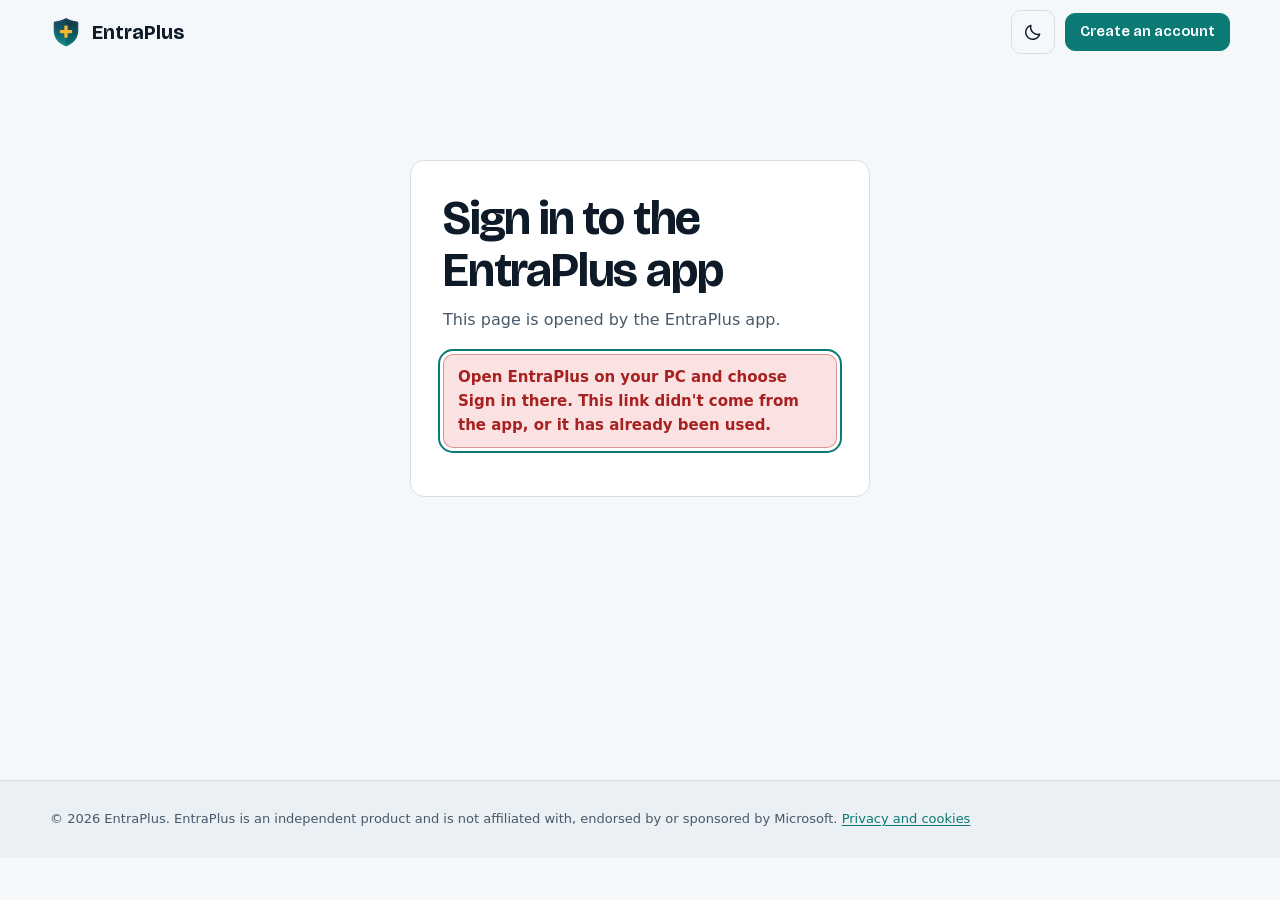
<file: app-signin.html>
<!doctype html>
<html lang="en-GB">
<head>
  <meta charset="utf-8">
  <meta name="viewport" content="width=device-width, initial-scale=1">
  <title>Sign in to the EntraPlus app | EntraPlus</title>
  <meta name="description" content="Finish signing in to the EntraPlus app with your Microsoft work account.">
  <meta name="robots" content="noindex">
  <link rel="canonical" href="https://entraplus.co.uk/app-signin.html">
  <meta name="theme-color" content="#0B1622" media="(prefers-color-scheme: dark)">
  <meta name="theme-color" content="#F5F8FA" media="(prefers-color-scheme: light)">
  <meta name="color-scheme" content="dark light">
  <link rel="icon" href="/favicon.ico" sizes="32x32">
  <link rel="icon" href="/favicon.svg" type="image/svg+xml">
  <link rel="apple-touch-icon" href="/apple-touch-icon.png">
  <link rel="manifest" href="/site.webmanifest">
  <link rel="preload" href="/assets/fonts/bricolage-display.woff2" as="font" type="font/woff2" crossorigin>
  <link rel="stylesheet" href="/assets/css/site.css">
  <script>
    (function () {
      try {
        var t = localStorage.getItem("ep-theme");
        if (!t) t = matchMedia("(prefers-color-scheme: light)").matches ? "light" : "dark";
        document.documentElement.dataset.theme = t;
      } catch (e) { document.documentElement.dataset.theme = "dark"; }
    })();
  </script>
  <script src="/assets/js/config.js" defer></script>
  <script src="/assets/js/header-account.js" defer></script>
  <script src="/assets/js/site.js" defer></script>
  <script src="/assets/js/auth.js" defer></script>
  <script src="/assets/js/app-signin.js" defer></script>
</head>
<body data-page="app-signin">
  <a class="skip" href="#main">Skip to content</a>
  <header class="site-header">
    <div class="wrap header-row">
      <a class="brand" href="/" aria-label="EntraPlus home"><img src="/favicon.svg" width="32" height="32" alt=""><span>EntraPlus</span></a>
      <div class="header-actions">
        <button class="icon-btn" type="button" id="theme-toggle" aria-label="Switch theme">
          <svg class="i-sun" viewBox="0 0 24 24" aria-hidden="true"><circle cx="12" cy="12" r="4.5"/><path d="M12 2v2.5M12 19.5V22M2 12h2.5M19.5 12H22M4.9 4.9l1.8 1.8M17.3 17.3l1.8 1.8M4.9 19.1l1.8-1.8M17.3 6.7l1.8-1.8"/></svg>
          <svg class="i-moon" viewBox="0 0 24 24" aria-hidden="true"><path d="M20 14.5A8.5 8.5 0 0 1 9.5 4a8.5 8.5 0 1 0 10.5 10.5Z"/></svg>
        </button>
        <a class="btn btn-primary btn-small" href="/register.html">Create an account</a>
      </div>
    </div>
  </header>
  <main id="main" class="auth-main">
    <div class="auth-card">
      <h1>Sign in to the EntraPlus app</h1>
      <p class="auth-sub" id="app-sub">Your EntraPlus app on this PC is waiting for you to sign in.</p>
      <p class="notice" id="demo-note" hidden>Preview mode: signing in to the desktop app needs the live account system.</p>
      <p class="notice notice-error" id="app-error" role="alert" tabindex="-1" hidden></p>

      <div id="step-signin" hidden>
        <button type="button" class="ms-btn" id="ms-signin"><svg viewBox="0 0 21 21" width="20" height="20" aria-hidden="true"><rect x="1" y="1" width="9" height="9" fill="#F25022"/><rect x="11" y="1" width="9" height="9" fill="#7FBA00"/><rect x="1" y="11" width="9" height="9" fill="#00A4EF"/><rect x="11" y="11" width="9" height="9" fill="#FFB900"/></svg><span>Sign in with Microsoft</span></button>
        <p class="hint ms-hint">Use your work or school Microsoft account.</p>
      </div>

      <div id="step-confirm" hidden>
        <div class="who">
          <span class="who-avatar" id="who-avatar" aria-hidden="true"></span>
          <div><strong id="who-name"></strong><br><span class="hint" id="who-email"></span><br><span class="hint" id="who-org"></span></div>
        </div>
        <p class="muted" id="who-note"></p>
        <div class="cta-row">
          <button type="button" class="btn btn-primary" id="continue">Continue to the app</button>
          <button type="button" class="btn" id="switch">Use a different account</button>
        </div>
      </div>

      <div id="step-done" hidden>
        <p class="lede">You're signed in. Head back to EntraPlus; you can close this tab.</p>
      </div>
    </div>
  </main>
  <footer class="site-footer site-footer-small">
    <div class="wrap">
      <p class="legal">© <span id="year">2026</span> EntraPlus. EntraPlus is an independent product and is not affiliated with, endorsed by or sponsored by Microsoft. <a href="/privacy.html">Privacy and cookies</a></p>
    </div>
  </footer>
  <div class="toast" id="toast" role="status" aria-live="polite"></div>
</body>
</html>
</file>
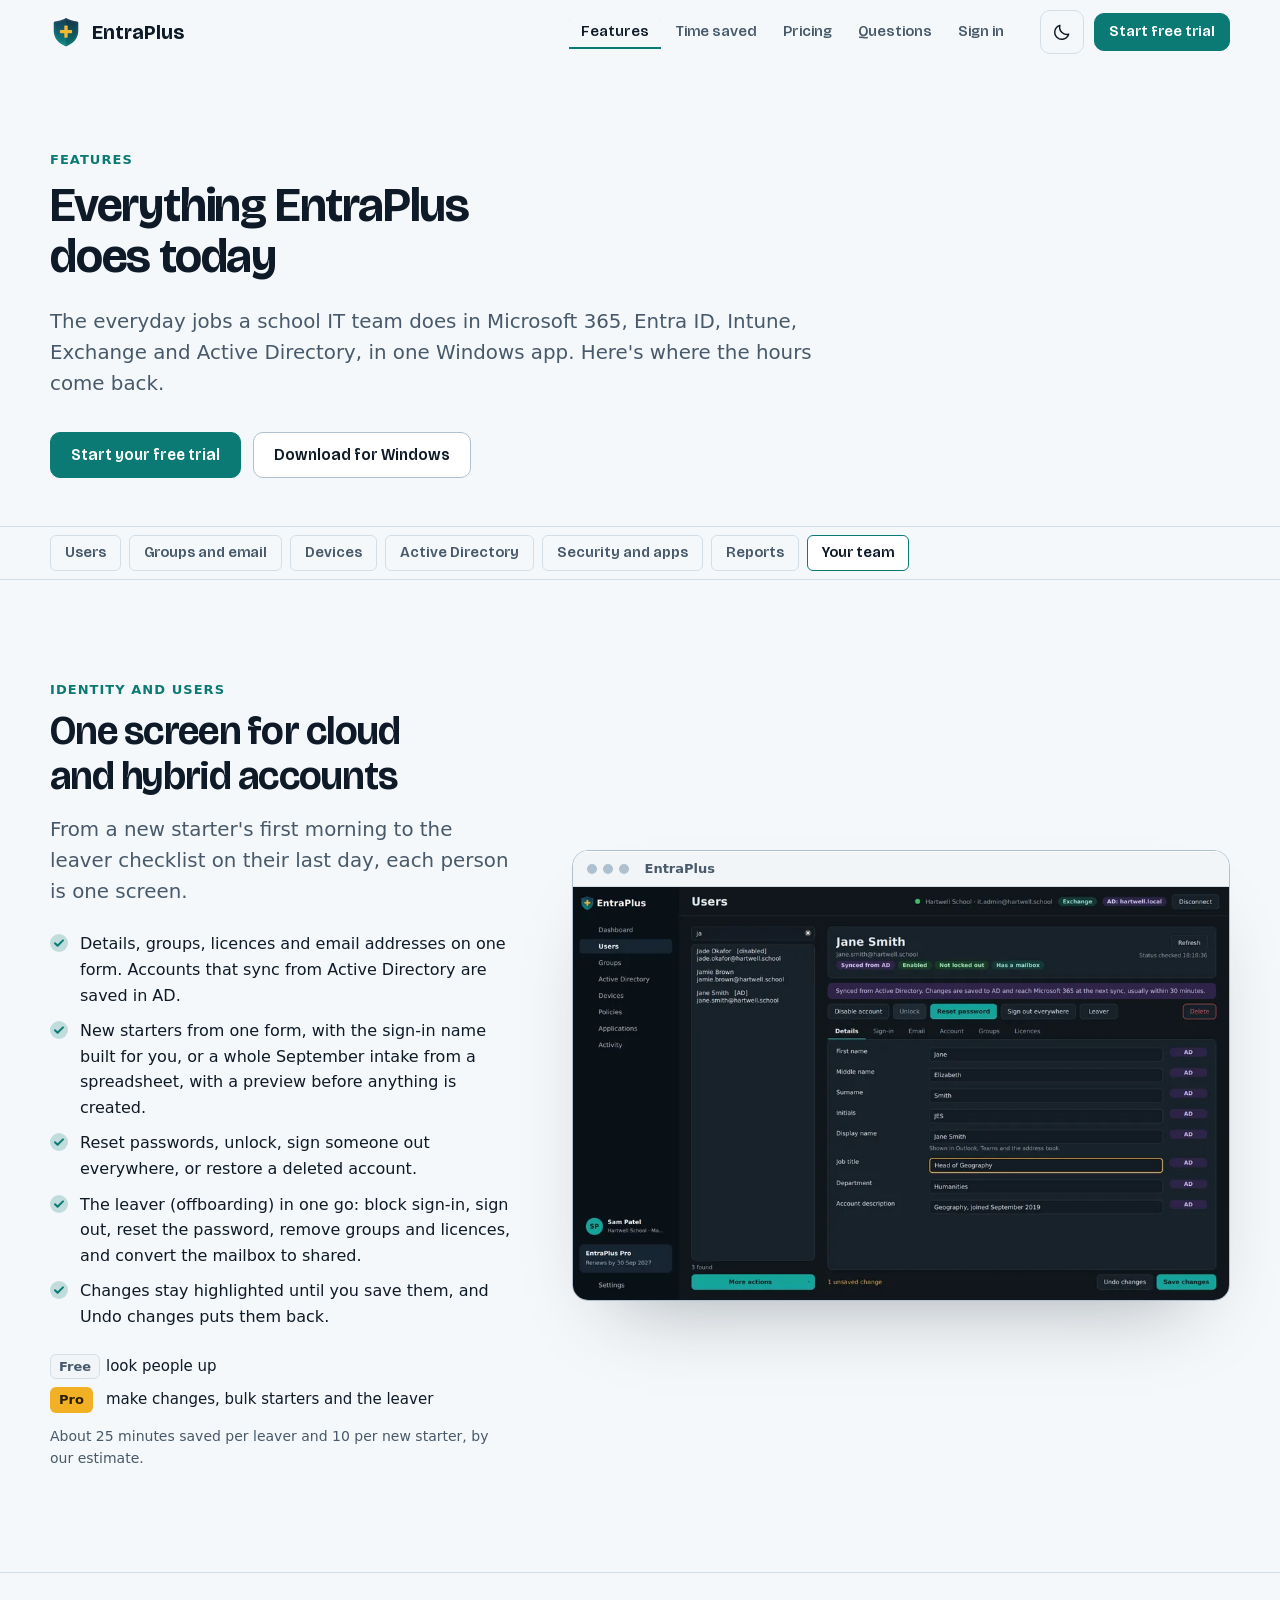
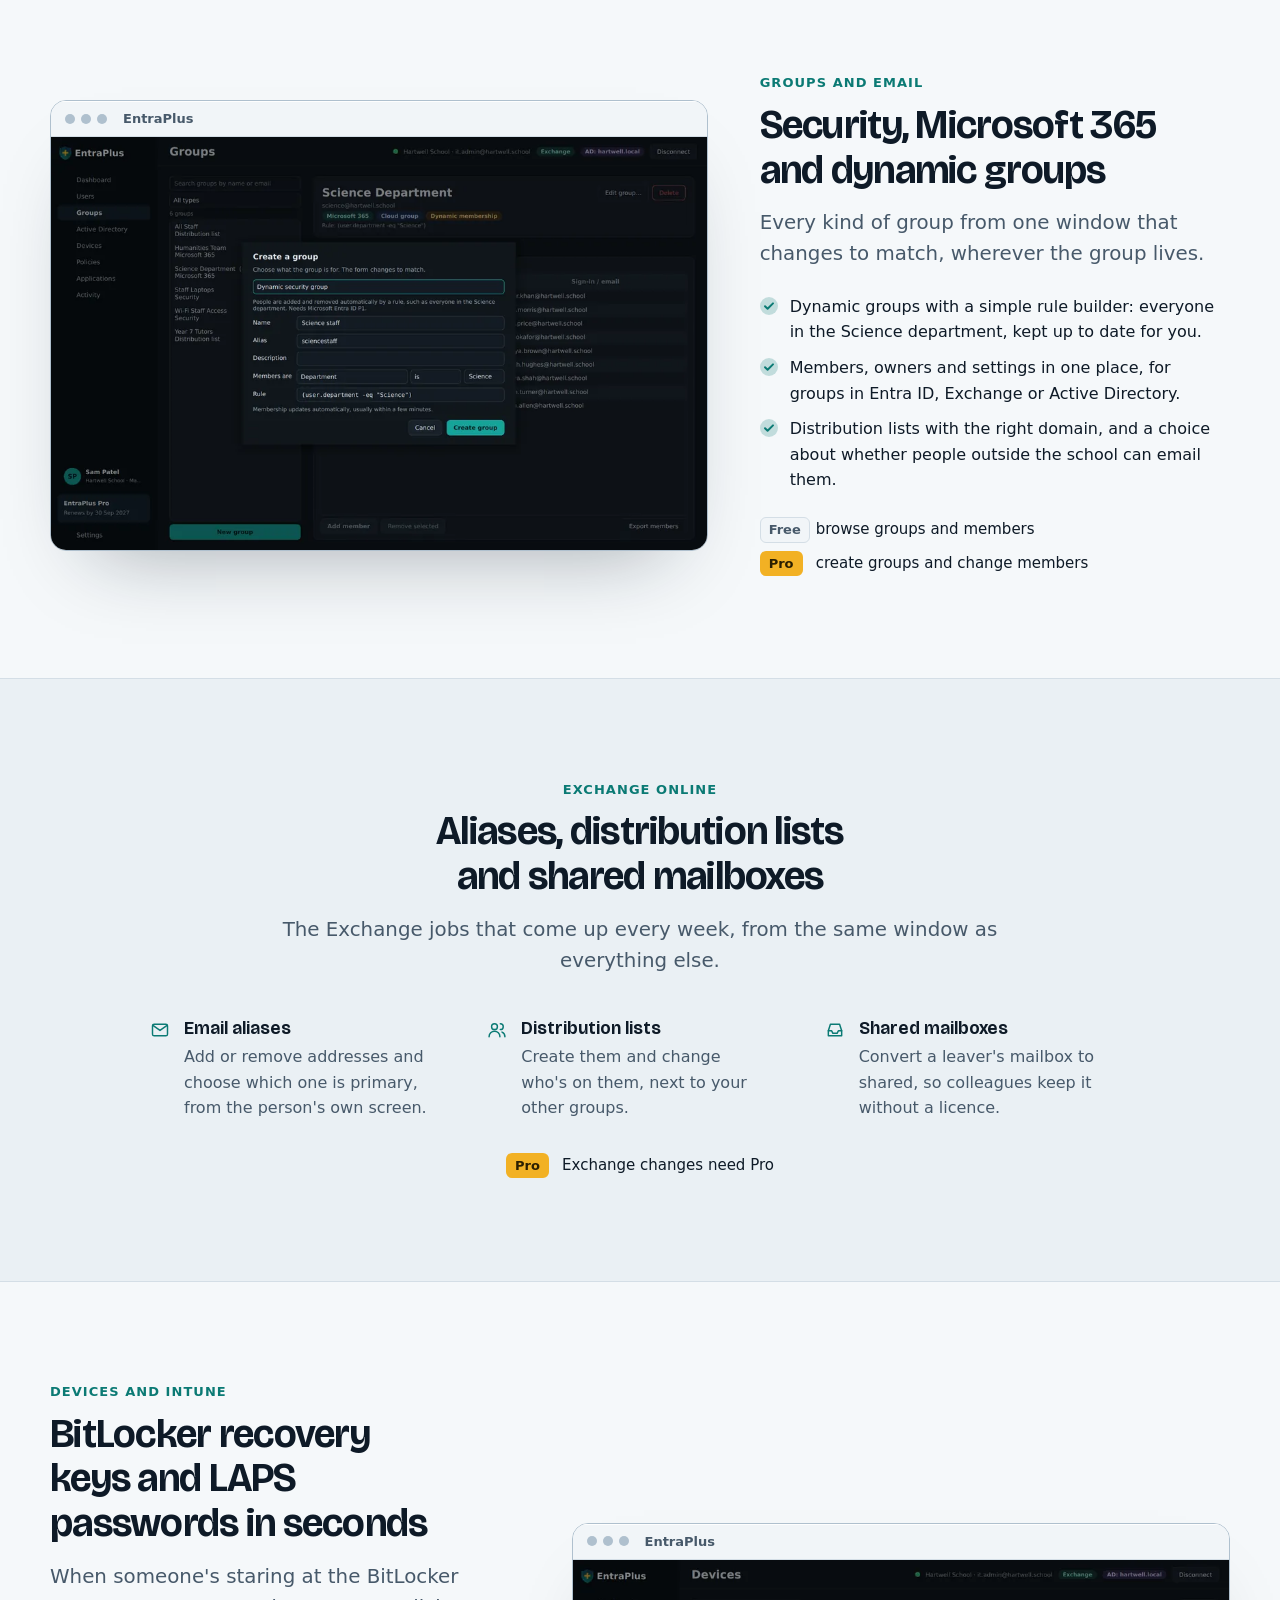
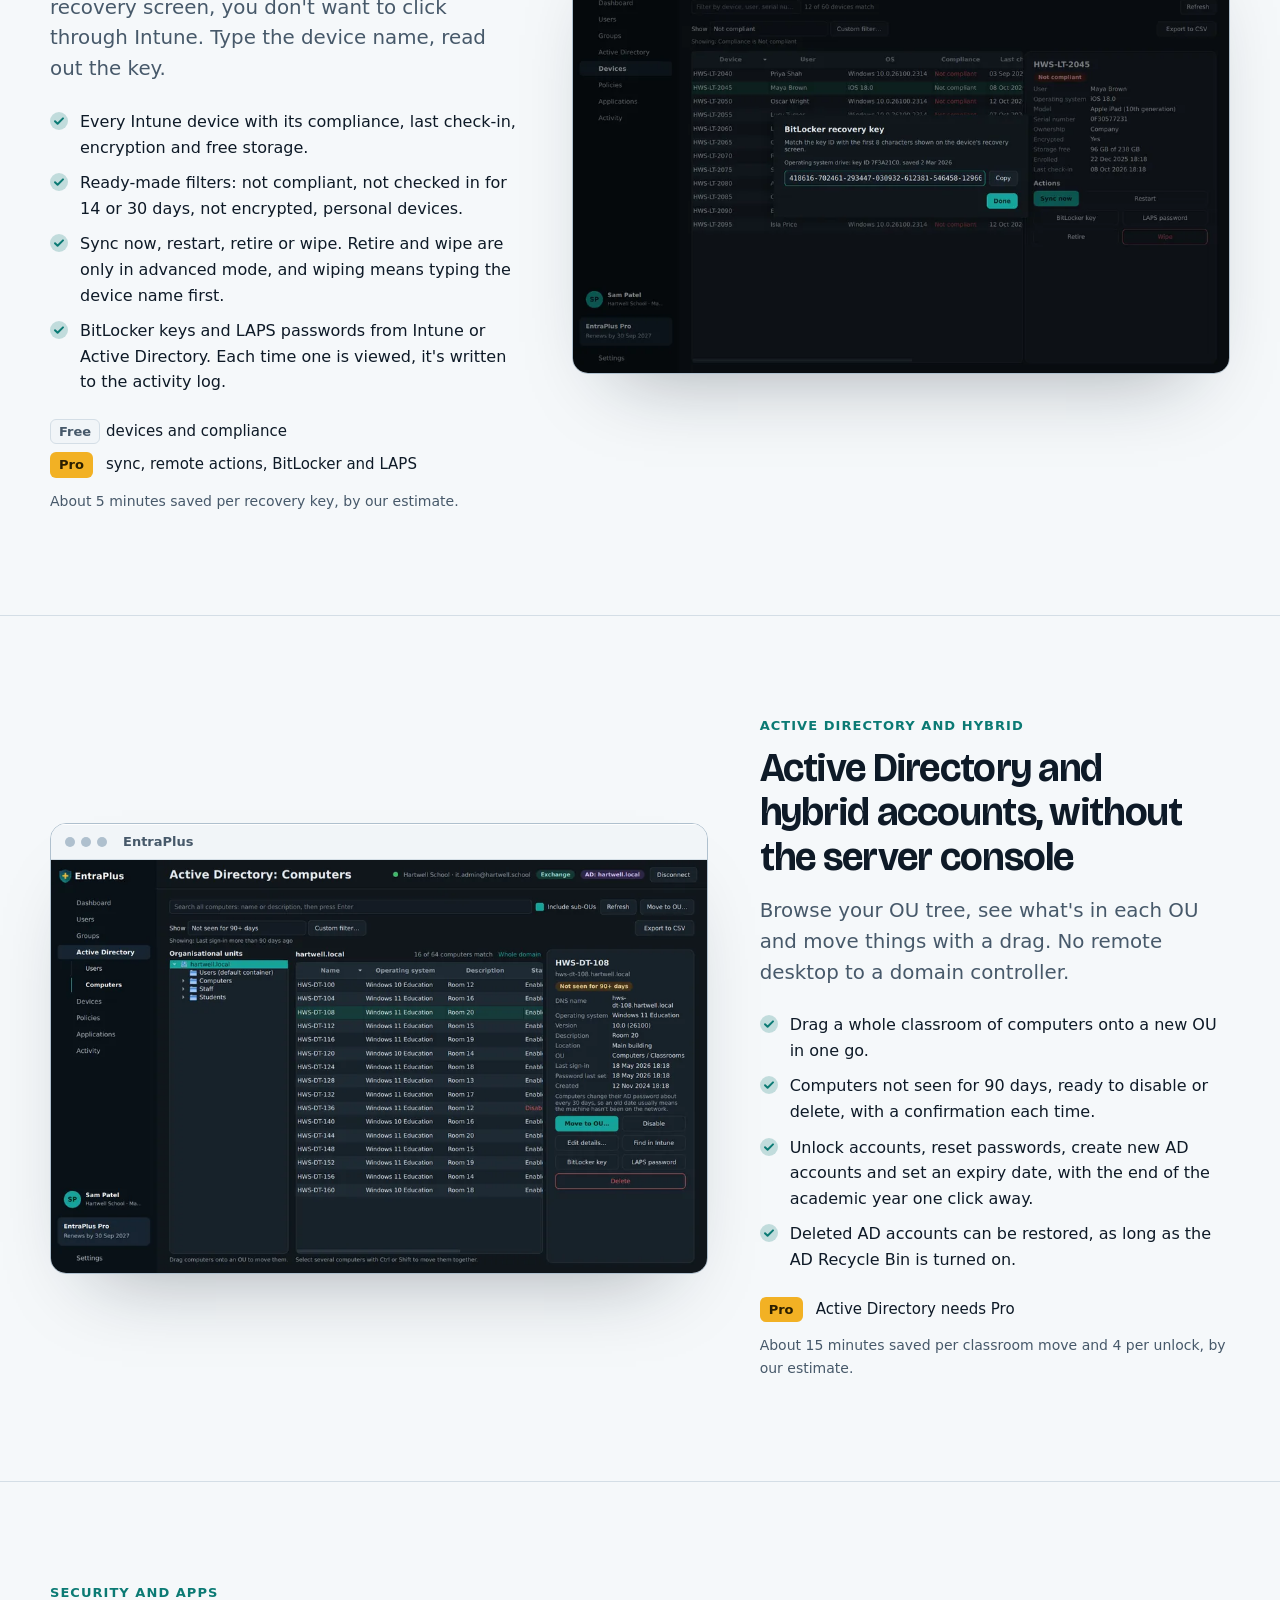
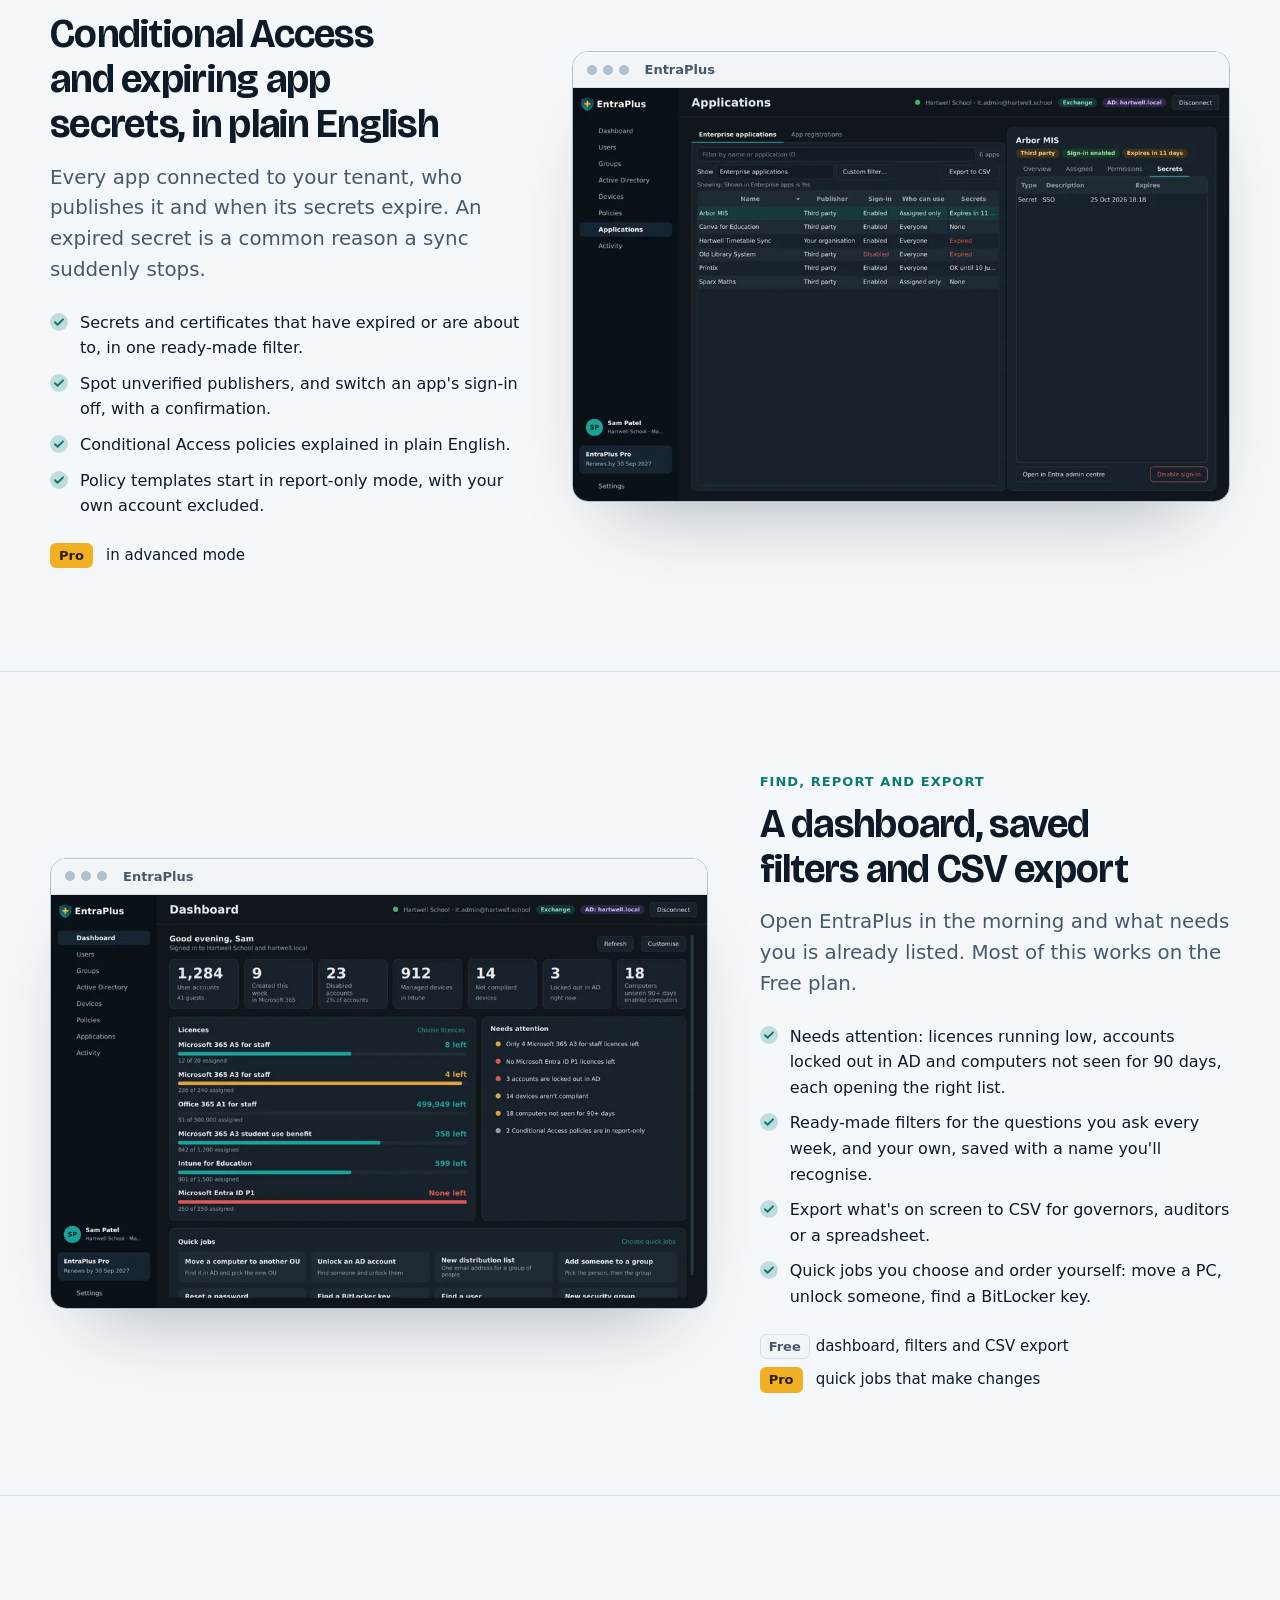
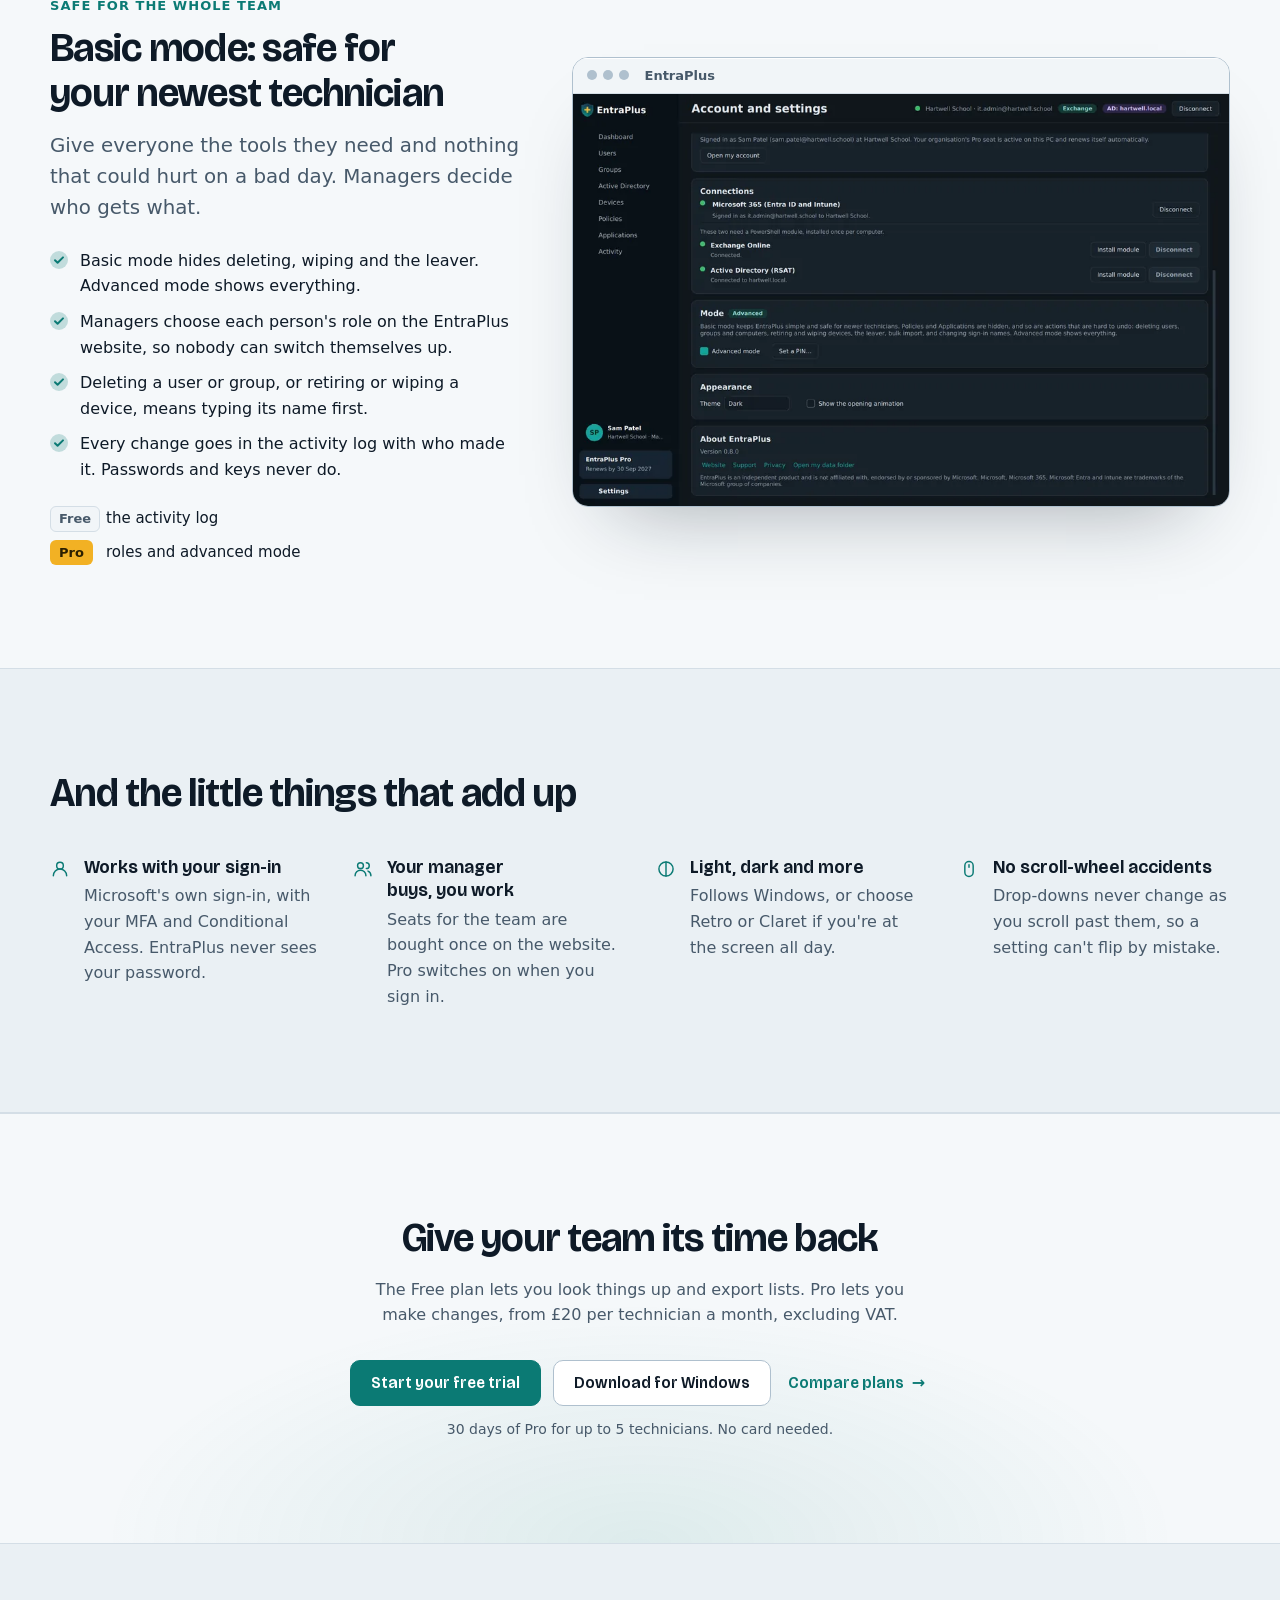
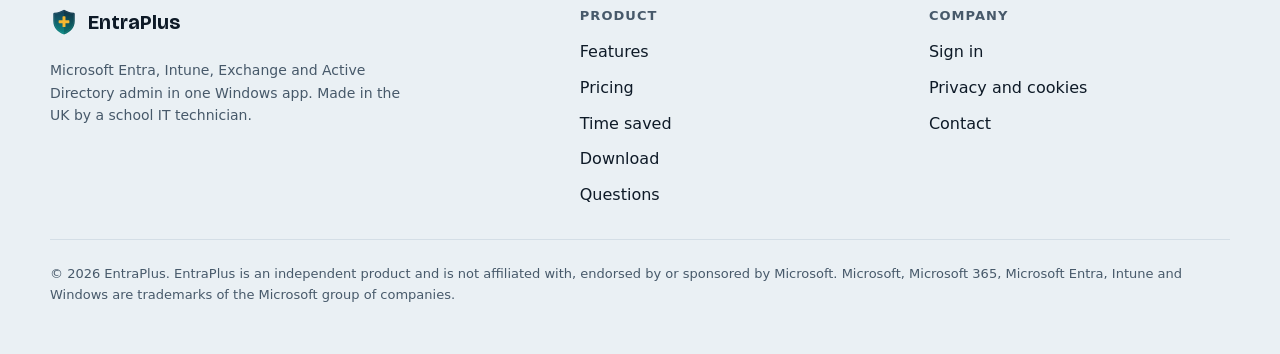
<file: features.html>
<!doctype html>
<html lang="en-GB">
<head>
  <meta charset="utf-8">
  <meta name="viewport" content="width=device-width, initial-scale=1">
  <title>EntraPlus features: Entra ID, Intune and AD tools</title>
  <meta name="description" content="Leavers, bulk new starters, BitLocker and LAPS lookups, hybrid AD accounts, stale computers and expiring app secrets: see how EntraPlus handles each job.">
  <link rel="canonical" href="https://entraplus.co.uk/features.html">
  <meta name="theme-color" content="#0B1622" media="(prefers-color-scheme: dark)">
  <meta name="theme-color" content="#F5F8FA" media="(prefers-color-scheme: light)">
  <meta name="color-scheme" content="dark light">

  <meta property="og:type" content="website">
  <meta property="og:site_name" content="EntraPlus">
  <meta property="og:url" content="https://entraplus.co.uk/features.html">
  <meta property="og:title" content="EntraPlus features: the jobs that eat your week, in one app">
  <meta property="og:description" content="Leavers, bulk starters, BitLocker and LAPS, hybrid AD, stale computers, groups and app secrets. What each screen does, and what it saves.">
  <meta property="og:image" content="https://entraplus.co.uk/og-image.png">
  <meta property="og:image:width" content="1200">
  <meta property="og:image:height" content="630">
  <meta property="og:image:alt" content="EntraPlus showing a user's details, status badges and account actions">
  <meta property="og:locale" content="en_GB">
  <meta name="twitter:card" content="summary_large_image">

  <link rel="icon" href="/favicon.ico" sizes="32x32">
  <link rel="icon" href="/favicon.svg" type="image/svg+xml">
  <link rel="apple-touch-icon" href="/apple-touch-icon.png">
  <link rel="manifest" href="/site.webmanifest">

  <link rel="preload" href="/assets/fonts/bricolage-display.woff2" as="font" type="font/woff2" crossorigin>
  <link rel="stylesheet" href="/assets/css/site.css">
  <script>
    /* Set the theme before the page paints, so there's no flash. */
    (function () {
      try {
        var t = localStorage.getItem("ep-theme");
        if (!t) t = matchMedia("(prefers-color-scheme: light)").matches ? "light" : "dark";
        document.documentElement.dataset.theme = t;
      } catch (e) { document.documentElement.dataset.theme = "dark"; }
    })();
  </script>
  <script src="/assets/js/config.js" defer></script>
  <script src="/assets/js/header-account.js" defer></script>
  <script src="/assets/js/site.js" defer></script>

  <script type="application/ld+json">
  {
   "@context": "https://schema.org",
   "@graph": [
    {
     "@type": "WebPage",
     "@id": "https://entraplus.co.uk/features.html#page",
     "url": "https://entraplus.co.uk/features.html",
     "name": "EntraPlus features: Entra ID, Intune and AD tools",
     "inLanguage": "en-GB",
     "isPartOf": { "@id": "https://entraplus.co.uk/#site" },
     "about": { "@id": "https://entraplus.co.uk/#app" },
     "breadcrumb": { "@id": "https://entraplus.co.uk/features.html#breadcrumb" }
    },
    {
     "@type": "BreadcrumbList",
     "@id": "https://entraplus.co.uk/features.html#breadcrumb",
     "itemListElement": [
      { "@type": "ListItem", "position": 1, "name": "Home", "item": "https://entraplus.co.uk/" },
      { "@type": "ListItem", "position": 2, "name": "Features", "item": "https://entraplus.co.uk/features.html" }
     ]
    }
   ]
  }
  </script>
</head>
<body>
  <a class="skip" href="#main">Skip to content</a>

  <!-- shared header: keep identical on every page -->
  <header class="site-header">
    <div class="wrap header-row">
      <a class="brand" href="/" aria-label="EntraPlus home">
        <img src="/favicon.svg" width="32" height="32" alt="">
        <span>EntraPlus</span>
      </a>
      <nav class="site-nav" id="site-nav" aria-label="Main">
        <a href="/features.html" aria-current="page">Features</a>
        <a href="/#time">Time saved</a>
        <a href="/#pricing">Pricing</a>
        <a href="/#faq">Questions</a>
        <a href="/login.html" class="nav-login">Sign in</a>
        <a class="btn btn-primary nav-cta" href="/register.html?plan=yearly">Start your free trial</a>
        <a class="btn nav-cta" href="/#download">Download for Windows</a>
      </nav>
      <div class="header-actions">
        <button class="icon-btn" type="button" id="theme-toggle" aria-label="Switch theme">
          <svg class="i-sun" viewBox="0 0 24 24" aria-hidden="true"><circle cx="12" cy="12" r="4.5"/><path d="M12 2v2.5M12 19.5V22M2 12h2.5M19.5 12H22M4.9 4.9l1.8 1.8M17.3 17.3l1.8 1.8M4.9 19.1l1.8-1.8M17.3 6.7l1.8-1.8"/></svg>
          <svg class="i-moon" viewBox="0 0 24 24" aria-hidden="true"><path d="M20 14.5A8.5 8.5 0 0 1 9.5 4a8.5 8.5 0 1 0 10.5 10.5Z"/></svg>
        </button>
        <a class="btn btn-primary btn-small header-cta" href="/register.html?plan=yearly">Start free trial</a>
        <button class="icon-btn menu-btn" type="button" aria-controls="site-nav" aria-expanded="false" aria-label="Open menu">
          <svg viewBox="0 0 24 24" aria-hidden="true"><path d="M4 7h16M4 12h16M4 17h16"/></svg>
        </button>
      </div>
    </div>
  </header>
  <!-- /shared header -->

  <main id="main">
    <section class="page-hero" aria-labelledby="features-title">
      <div class="wrap">
        <p class="eyebrow">Features</p>
        <h1 id="features-title">Everything EntraPlus does today</h1>
        <p class="lede">The everyday jobs a school IT team does in Microsoft 365, Entra ID, Intune, Exchange and Active Directory, in one Windows app. Here's where the hours come back.</p>
        <div class="cta-row">
          <a class="btn btn-primary" href="/register.html?plan=yearly">Start your free trial</a>
          <a class="btn" href="/#download">Download for Windows</a>
        </div>
      </div>
    </section>

    <nav class="jump" aria-label="Feature groups">
      <ul class="wrap">
        <li><a href="#people">Users</a></li>
        <li><a href="#groups">Groups and email</a></li>
        <li><a href="#devices">Devices</a></li>
        <li><a href="#active-directory">Active Directory</a></li>
        <li><a href="#apps-policies">Security and apps</a></li>
        <li><a href="#find-report">Reports</a></li>
        <li><a href="#team">Your team</a></li>
      </ul>
    </nav>

    <!-- 1. Identity and users -->
    <section class="group" id="people" aria-labelledby="people-title">
      <div class="wrap split">
        <div class="split-copy">
          <p class="eyebrow">Identity and users</p>
          <h2 id="people-title">One screen for cloud and hybrid accounts</h2>
          <p class="promise">From a new starter's first morning to the leaver checklist on their last day, each person is one screen.</p>
          <ul class="ticks">
            <li>Details, groups, licences and email addresses on one form. Accounts that sync from Active Directory are saved in AD.</li>
            <li>New starters from one form, with the sign-in name built for you, or a whole September intake from a spreadsheet, with a preview before anything is created.</li>
            <li>Reset passwords, unlock, sign someone out everywhere, or restore a deleted account.</li>
            <li>The leaver (offboarding) in one go: block sign-in, sign out, reset the password, remove groups and licences, and convert the mailbox to shared.</li>
            <li>Changes stay highlighted until you save them, and Undo changes puts them back.</li>
          </ul>
          <p class="tier"><span><span class="badge">Free</span> look people up</span><span><span class="badge badge-pro">Pro</span> make changes, bulk starters and the leaver</span></p>
          <p class="saves">About 25 minutes saved per leaver and 10 per new starter, by our estimate.</p>
        </div>
        <div class="window">
          <div class="window-bar" aria-hidden="true"><span></span><span></span><span></span><b>EntraPlus</b></div>
          <img src="/assets/img/shots/dark-users-1600.webp"
               srcset="/assets/img/shots/dark-users-640.webp 640w, /assets/img/shots/dark-users-960.webp 960w, /assets/img/shots/dark-users-1600.webp 1600w"
               sizes="(min-width: 1021px) 660px, (max-width: 640px) 620px, calc(100vw - 40px)" width="1600" height="1006" fetchpriority="high"
               alt="EntraPlus user screen: Jane Smith, synced from Active Directory, every field labelled AD, with an unsaved job title change highlighted">
        </div>
      </div>
    </section>

    <!-- 2. Groups and email -->
    <section class="group is-flipped" id="groups" aria-labelledby="groups-title">
      <div class="wrap split">
        <div class="split-copy" data-reveal>
          <p class="eyebrow">Groups and email</p>
          <h2 id="groups-title">Security, Microsoft 365 and dynamic groups</h2>
          <p class="promise">Every kind of group from one window that changes to match, wherever the group lives.</p>
          <ul class="ticks">
            <li>Dynamic groups with a simple rule builder: everyone in the Science department, kept up to date for you.</li>
            <li>Members, owners and settings in one place, for groups in Entra ID, Exchange or Active Directory.</li>
            <li>Distribution lists with the right domain, and a choice about whether people outside the school can email them.</li>
          </ul>
          <p class="tier"><span><span class="badge">Free</span> browse groups and members</span><span><span class="badge badge-pro">Pro</span> create groups and change members</span></p>
        </div>
        <div class="window" data-reveal>
          <div class="window-bar" aria-hidden="true"><span></span><span></span><span></span><b>EntraPlus</b></div>
          <img src="/assets/img/shots/dark-group-create-1600.webp"
               srcset="/assets/img/shots/dark-group-create-640.webp 640w, /assets/img/shots/dark-group-create-960.webp 960w, /assets/img/shots/dark-group-create-1600.webp 1600w"
               sizes="(min-width: 1021px) 660px, (max-width: 640px) 620px, calc(100vw - 40px)" width="1600" height="1006" loading="lazy"
               alt="Creating a dynamic security group in EntraPlus: members are everyone whose department is Science">
        </div>
      </div>
    </section>

    <!-- 2b. Exchange: no screenshot exists, so text only -->
    <section class="band" id="exchange" aria-labelledby="exchange-title">
      <div class="wrap">
        <div class="section-head is-centred" data-reveal>
          <p class="eyebrow">Exchange Online</p>
          <h2 id="exchange-title">Aliases, distribution lists and shared mailboxes</h2>
          <p>The Exchange jobs that come up every week, from the same window as everything else.</p>
        </div>
        <ul class="points exchange-points">
          <li class="point">
            <svg class="ico" viewBox="0 0 24 24" aria-hidden="true"><rect x="3" y="5" width="18" height="14" rx="2"/><path d="m3.5 6.5 8.5 6 8.5-6"/></svg>
            <h3>Email aliases</h3>
            <p>Add or remove addresses and choose which one is primary, from the person's own screen.</p>
          </li>
          <li class="point">
            <svg class="ico" viewBox="0 0 24 24" aria-hidden="true"><circle cx="9" cy="8" r="3.5"/><path d="M2.5 20a6.5 6.5 0 0 1 13 0M16 4.5a3.5 3.5 0 0 1 0 7M18 14.5c2 .8 3.5 2.9 3.5 5.5"/></svg>
            <h3>Distribution lists</h3>
            <p>Create them and change who's on them, next to your other groups.</p>
          </li>
          <li class="point">
            <svg class="ico" viewBox="0 0 24 24" aria-hidden="true"><path d="M4 13h4l1.5 3h5L16 13h4"/><path d="M4 13 6.5 5h11L20 13v6H4Z"/></svg>
            <h3>Shared mailboxes</h3>
            <p>Convert a leaver's mailbox to shared, so colleagues keep it without a licence.</p>
          </li>
        </ul>
        <p class="tier is-centred"><span><span class="badge badge-pro">Pro</span> Exchange changes need Pro</span></p>
      </div>
    </section>

    <!-- 3. Devices and Intune -->
    <section class="group" id="devices" aria-labelledby="devices-title">
      <div class="wrap split">
        <div class="split-copy" data-reveal>
          <p class="eyebrow">Devices and Intune</p>
          <h2 id="devices-title">BitLocker recovery keys and LAPS passwords in seconds</h2>
          <p class="promise">When someone's staring at the BitLocker recovery screen, you don't want to click through Intune. Type the device name, read out the key.</p>
          <ul class="ticks">
            <li>Every Intune device with its compliance, last check-in, encryption and free storage.</li>
            <li>Ready-made filters: not compliant, not checked in for 14 or 30 days, not encrypted, personal devices.</li>
            <li>Sync now, restart, retire or wipe. Retire and wipe are only in advanced mode, and wiping means typing the device name first.</li>
            <li>BitLocker keys and LAPS passwords from Intune or Active Directory. Each time one is viewed, it's written to the activity log.</li>
          </ul>
          <p class="tier"><span><span class="badge">Free</span> devices and compliance</span><span><span class="badge badge-pro">Pro</span> sync, remote actions, BitLocker and LAPS</span></p>
          <p class="saves">About 5 minutes saved per recovery key, by our estimate.</p>
        </div>
        <div class="window" data-reveal>
          <div class="window-bar" aria-hidden="true"><span></span><span></span><span></span><b>EntraPlus</b></div>
          <img src="/assets/img/shots/after-bitlocker-1600.webp"
               srcset="/assets/img/shots/after-bitlocker-640.webp 640w, /assets/img/shots/after-bitlocker-960.webp 960w, /assets/img/shots/after-bitlocker-1600.webp 1600w"
               sizes="(min-width: 1021px) 660px, (max-width: 640px) 620px, calc(100vw - 40px)" width="1600" height="1006" loading="lazy"
               alt="EntraPlus showing a BitLocker recovery key for a laptop, with the key ID to match against the recovery screen">
        </div>
      </div>
    </section>

    <!-- 4. Active Directory and hybrid -->
    <section class="group is-flipped" id="active-directory" aria-labelledby="active-directory-title">
      <div class="wrap split">
        <div class="split-copy" data-reveal>
          <p class="eyebrow">Active Directory and hybrid</p>
          <h2 id="active-directory-title">Active Directory and hybrid accounts, without the server console</h2>
          <p class="promise">Browse your OU tree, see what's in each OU and move things with a drag. No remote desktop to a domain controller.</p>
          <ul class="ticks">
            <li>Drag a whole classroom of computers onto a new OU in one go.</li>
            <li>Computers not seen for 90 days, ready to disable or delete, with a confirmation each time.</li>
            <li>Unlock accounts, reset passwords, create new AD accounts and set an expiry date, with the end of the academic year one click away.</li>
            <li>Deleted AD accounts can be restored, as long as the AD Recycle Bin is turned on.</li>
          </ul>
          <p class="tier"><span><span class="badge badge-pro">Pro</span> Active Directory needs Pro</span></p>
          <p class="saves">About 15 minutes saved per classroom move and 4 per unlock, by our estimate.</p>
        </div>
        <div class="window" data-reveal>
          <div class="window-bar" aria-hidden="true"><span></span><span></span><span></span><b>EntraPlus</b></div>
          <img src="/assets/img/shots/dark-ad-computers-1600.webp"
               srcset="/assets/img/shots/dark-ad-computers-640.webp 640w, /assets/img/shots/dark-ad-computers-960.webp 960w, /assets/img/shots/dark-ad-computers-1600.webp 1600w"
               sizes="(min-width: 1021px) 660px, (max-width: 640px) 620px, calc(100vw - 40px)" width="1600" height="1006" loading="lazy"
               alt="EntraPlus Active Directory computers: the OU tree, computers filtered to those not seen for 90 days, and actions for the selected computer">
        </div>
      </div>
    </section>

    <!-- 5. Security and apps -->
    <section class="group" id="apps-policies" aria-labelledby="apps-policies-title">
      <div class="wrap split">
        <div class="split-copy" data-reveal>
          <p class="eyebrow">Security and apps</p>
          <h2 id="apps-policies-title">Conditional Access and expiring app secrets, in plain English</h2>
          <p class="promise">Every app connected to your tenant, who publishes it and when its secrets expire. An expired secret is a common reason a sync suddenly stops.</p>
          <ul class="ticks">
            <li>Secrets and certificates that have expired or are about to, in one ready-made filter.</li>
            <li>Spot unverified publishers, and switch an app's sign-in off, with a confirmation.</li>
            <li>Conditional Access policies explained in plain English.</li>
            <li>Policy templates start in report-only mode, with your own account excluded.</li>
          </ul>
          <p class="tier"><span><span class="badge badge-pro">Pro</span> in advanced mode</span></p>
        </div>
        <div class="window" data-reveal>
          <div class="window-bar" aria-hidden="true"><span></span><span></span><span></span><b>EntraPlus</b></div>
          <img src="/assets/img/shots/dark-apps-1600.webp"
               srcset="/assets/img/shots/dark-apps-640.webp 640w, /assets/img/shots/dark-apps-960.webp 960w, /assets/img/shots/dark-apps-1600.webp 1600w"
               sizes="(min-width: 1021px) 660px, (max-width: 640px) 620px, calc(100vw - 40px)" width="1600" height="1006" loading="lazy"
               alt="EntraPlus applications: enterprise apps with their publisher and when their secrets expire, one expiring in 11 days and one already expired">
        </div>
      </div>
    </section>

    <!-- 6. Find, report and export -->
    <section class="group is-flipped" id="find-report" aria-labelledby="find-report-title">
      <div class="wrap split">
        <div class="split-copy" data-reveal>
          <p class="eyebrow">Find, report and export</p>
          <h2 id="find-report-title">A dashboard, saved filters and CSV export</h2>
          <p class="promise">Open EntraPlus in the morning and what needs you is already listed. Most of this works on the Free plan.</p>
          <ul class="ticks">
            <li>Needs attention: licences running low, accounts locked out in AD and computers not seen for 90 days, each opening the right list.</li>
            <li>Ready-made filters for the questions you ask every week, and your own, saved with a name you'll recognise.</li>
            <li>Export what's on screen to CSV for governors, auditors or a spreadsheet.</li>
            <li>Quick jobs you choose and order yourself: move a PC, unlock someone, find a BitLocker key.</li>
          </ul>
          <p class="tier"><span><span class="badge">Free</span> dashboard, filters and CSV export</span><span><span class="badge badge-pro">Pro</span> quick jobs that make changes</span></p>
        </div>
        <div class="window" data-reveal>
          <div class="window-bar" aria-hidden="true"><span></span><span></span><span></span><b>EntraPlus</b></div>
          <img src="/assets/img/shots/dark-dashboard-1600.webp"
               srcset="/assets/img/shots/dark-dashboard-640.webp 640w, /assets/img/shots/dark-dashboard-960.webp 960w, /assets/img/shots/dark-dashboard-1600.webp 1600w"
               sizes="(min-width: 1021px) 660px, (max-width: 640px) 620px, calc(100vw - 40px)" width="1600" height="1006" loading="lazy"
               alt="The EntraPlus dashboard: counts of users and devices, staff licences with only 4 left, 3 accounts locked out and 18 stale computers flagged under Needs attention">
        </div>
      </div>
    </section>

    <!-- 7. Safe for the whole team -->
    <section class="group" id="team" aria-labelledby="team-title">
      <div class="wrap split">
        <div class="split-copy" data-reveal>
          <p class="eyebrow">Safe for the whole team</p>
          <h2 id="team-title">Basic mode: safe for your newest technician</h2>
          <p class="promise">Give everyone the tools they need and nothing that could hurt on a bad day. Managers decide who gets what.</p>
          <ul class="ticks">
            <li>Basic mode hides deleting, wiping and the leaver. Advanced mode shows everything.</li>
            <li>Managers choose each person's role on the EntraPlus website, so nobody can switch themselves up.</li>
            <li>Deleting a user or group, or retiring or wiping a device, means typing its name first.</li>
            <li>Every change goes in the activity log with who made it. Passwords and keys never do.</li>
          </ul>
          <p class="tier"><span><span class="badge">Free</span> the activity log</span><span><span class="badge badge-pro">Pro</span> roles and advanced mode</span></p>
        </div>
        <div class="window" data-reveal>
          <div class="window-bar" aria-hidden="true"><span></span><span></span><span></span><b>EntraPlus</b></div>
          <img src="/assets/img/shots/dark-settings-1600.webp"
               srcset="/assets/img/shots/dark-settings-640.webp 640w, /assets/img/shots/dark-settings-960.webp 960w, /assets/img/shots/dark-settings-1600.webp 1600w"
               sizes="(min-width: 1021px) 660px, (max-width: 640px) 620px, calc(100vw - 40px)" width="1600" height="1006" loading="lazy"
               alt="EntraPlus settings: the signed-in EntraPlus account, Microsoft 365, Exchange and Active Directory connections, and advanced mode">
        </div>
      </div>
    </section>

    <!-- Little things -->
    <section class="band" aria-labelledby="more-title">
      <div class="wrap">
        <div class="section-head" data-reveal>
          <h2 id="more-title">And the little things that add up</h2>
        </div>
        <ul class="points more-points">
          <li class="point">
            <svg class="ico" viewBox="0 0 24 24" aria-hidden="true"><circle cx="12" cy="8" r="4"/><path d="M4 20a8 8 0 0 1 16 0"/></svg>
            <h3>Works with your sign-in</h3>
            <p>Microsoft's own sign-in, with your MFA and Conditional Access. EntraPlus never sees your password.</p>
          </li>
          <li class="point">
            <svg class="ico" viewBox="0 0 24 24" aria-hidden="true"><circle cx="9" cy="8" r="3.5"/><path d="M2.5 20a6.5 6.5 0 0 1 13 0M16 4.5a3.5 3.5 0 0 1 0 7M18 14.5c2 .8 3.5 2.9 3.5 5.5"/></svg>
            <h3>Your manager buys, you work</h3>
            <p>Seats for the team are bought once on the website. Pro switches on when you sign in.</p>
          </li>
          <li class="point">
            <svg class="ico" viewBox="0 0 24 24" aria-hidden="true"><circle cx="12" cy="12" r="8.5"/><path d="M12 3.5v17"/></svg>
            <h3>Light, dark and more</h3>
            <p>Follows Windows, or choose Retro or Claret if you're at the screen all day.</p>
          </li>
          <li class="point">
            <svg class="ico" viewBox="0 0 24 24" aria-hidden="true"><rect x="7" y="3" width="10" height="18" rx="5"/><path d="M12 7v3"/></svg>
            <h3>No scroll-wheel accidents</h3>
            <p>Drop-downs never change as you scroll past them, so a setting can't flip by mistake.</p>
          </li>
        </ul>
      </div>
    </section>

    <!-- Closing call to action -->
    <section class="closing" aria-labelledby="closing-title">
      <div class="wrap-narrow" data-reveal>
        <h2 id="closing-title">Give your team its time back</h2>
        <p class="closing-text">The Free plan lets you look things up and export lists. Pro lets you make changes, from £20 per technician a month, excluding VAT.</p>
        <div class="cta-row">
          <a class="btn btn-primary" href="/register.html?plan=yearly">Start your free trial</a>
          <a class="btn" href="/#download">Download for Windows</a>
          <a class="btn btn-ghost" href="/#pricing">Compare plans</a>
        </div>
        <p class="microcopy">30 days of Pro for up to 5 technicians. No card needed.</p>
      </div>
    </section>
  </main>

  <!-- shared footer: keep identical on every page -->
  <footer class="site-footer">
    <div class="wrap footer-grid">
      <div>
        <a class="brand" href="/" aria-label="EntraPlus home"><img src="/favicon.svg" width="28" height="28" alt=""><span>EntraPlus</span></a>
        <p class="aside">Microsoft Entra, Intune, Exchange and Active Directory admin in one Windows app. Made in the UK by a school IT technician.</p>
      </div>
      <nav aria-labelledby="footer-product">
        <h2 id="footer-product">Product</h2>
        <ul>
          <li><a href="/features.html">Features</a></li>
          <li><a href="/#pricing">Pricing</a></li>
          <li><a href="/#time">Time saved</a></li>
          <li><a href="/#download">Download</a></li>
          <li><a href="/#faq">Questions</a></li>
        </ul>
      </nav>
      <nav aria-labelledby="footer-company">
        <h2 id="footer-company">Company</h2>
        <ul>
          <li><a href="/login.html">Sign in</a></li>
          <li><a href="/privacy.html">Privacy and cookies</a></li>
          <li><a href="mailto:hello@entraplus.co.uk">Contact</a></li>
        </ul>
      </nav>
      <p class="legal">© <span id="year">2026</span> EntraPlus. EntraPlus is an independent product and is not affiliated with, endorsed by or sponsored by Microsoft. Microsoft, Microsoft 365, Microsoft Entra, Intune and Windows are trademarks of the Microsoft group of companies.</p>
    </div>
  </footer>
  <!-- /shared footer -->

  <div class="consent" id="consent" role="region" aria-label="Cookie choice" hidden>
    <p>We'd like to use Google Analytics cookies to see which pages help people. Nothing loads unless you agree. <a href="/privacy.html">Privacy and cookies</a></p>
    <div class="consent-actions">
      <button type="button" class="btn btn-small" data-consent="denied">No thanks</button>
      <button type="button" class="btn btn-primary btn-small" data-consent="granted">Allow analytics</button>
    </div>
  </div>
  <div class="toast" id="toast" role="status" aria-live="polite"></div>
</body>
</html>
</file>
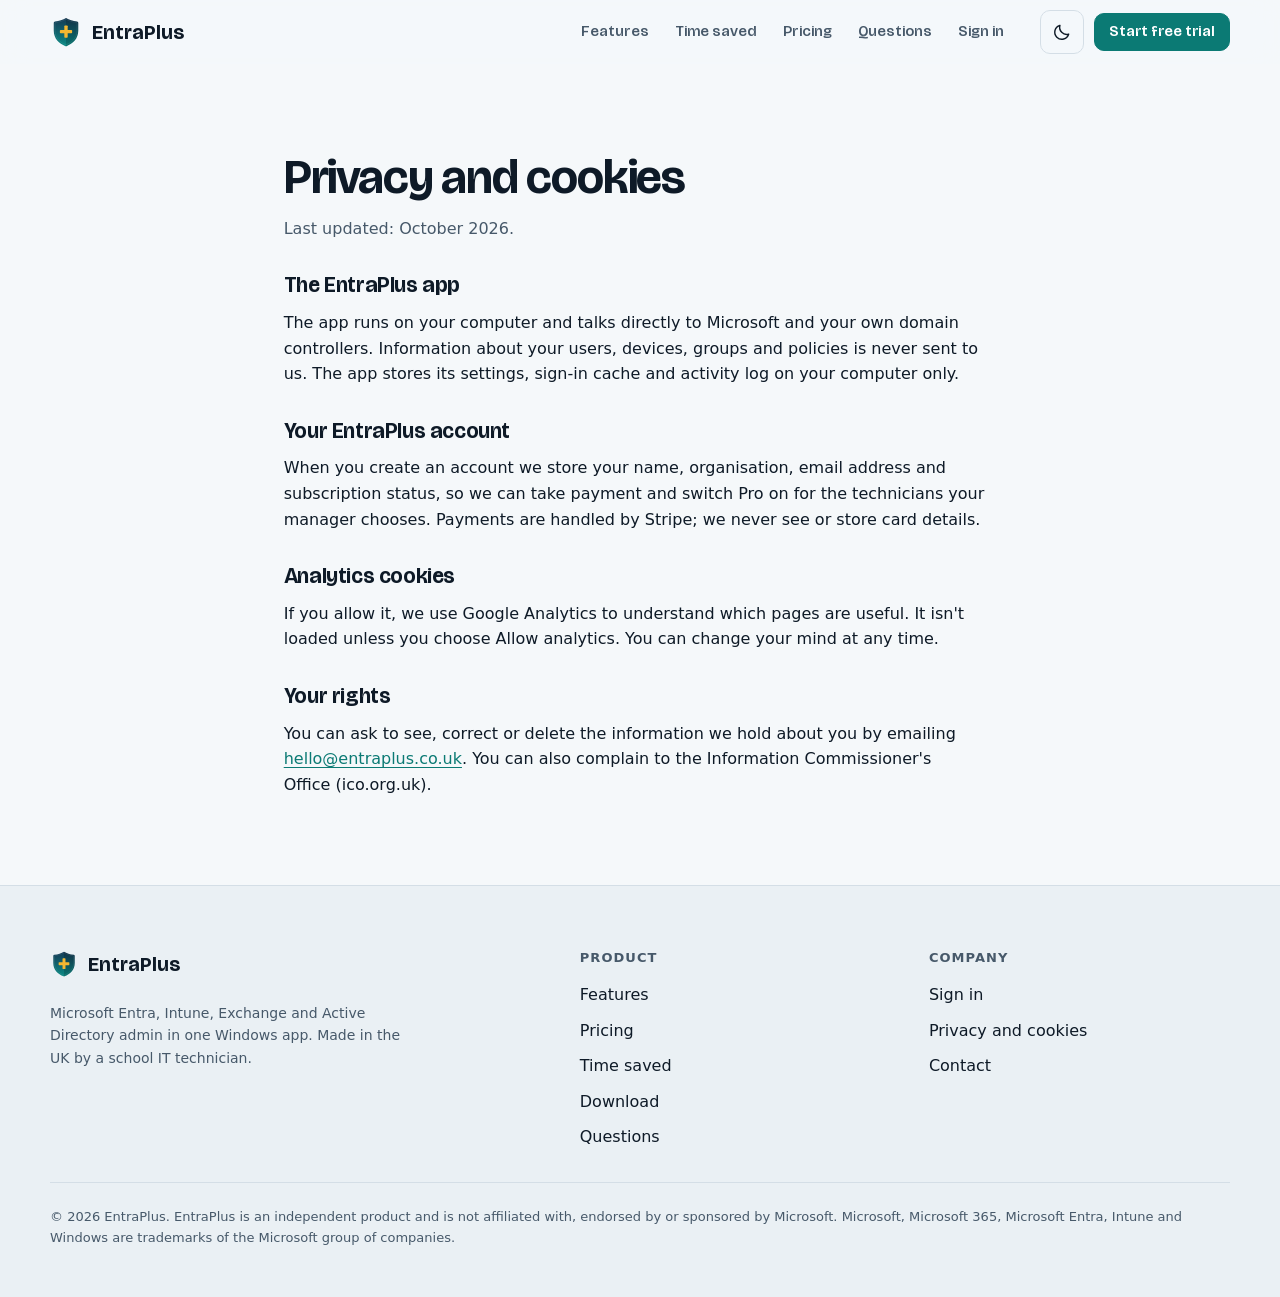
<file: privacy.html>
<!doctype html>
<html lang="en-GB">
<head>
  <meta charset="utf-8">
  <meta name="viewport" content="width=device-width, initial-scale=1">
  <title>Privacy and cookies | EntraPlus</title>
  <meta name="description" content="What EntraPlus stores about you and why, who takes payments, and how analytics cookies work. Your school's directory data stays on your PC.">
  <link rel="canonical" href="https://entraplus.co.uk/privacy.html">
  <meta name="theme-color" content="#0B1622" media="(prefers-color-scheme: dark)">
  <meta name="theme-color" content="#F5F8FA" media="(prefers-color-scheme: light)">
  <meta name="color-scheme" content="dark light">
  <meta property="og:type" content="website">
  <meta property="og:site_name" content="EntraPlus">
  <meta property="og:url" content="https://entraplus.co.uk/privacy.html">
  <meta property="og:title" content="Privacy and cookies | EntraPlus">
  <meta property="og:description" content="What EntraPlus stores about you and why, who takes payments, and how analytics cookies work. Your school's directory data stays on your PC.">
  <meta property="og:image" content="https://entraplus.co.uk/og-image.png">
  <meta property="og:image:width" content="1200">
  <meta property="og:image:height" content="630">
  <meta property="og:image:alt" content="EntraPlus showing a user's details, status badges and account actions">
  <meta property="og:locale" content="en_GB">
  <meta name="twitter:card" content="summary_large_image">
  <link rel="icon" href="/favicon.ico" sizes="32x32">
  <link rel="icon" href="/favicon.svg" type="image/svg+xml">
  <link rel="apple-touch-icon" href="/apple-touch-icon.png">
  <link rel="manifest" href="/site.webmanifest">
  <link rel="preload" href="/assets/fonts/bricolage-display.woff2" as="font" type="font/woff2" crossorigin>
  <link rel="stylesheet" href="/assets/css/site.css">
  <script>
    (function () {
      try {
        var t = localStorage.getItem("ep-theme");
        if (!t) t = matchMedia("(prefers-color-scheme: light)").matches ? "light" : "dark";
        document.documentElement.dataset.theme = t;
      } catch (e) { document.documentElement.dataset.theme = "dark"; }
    })();
  </script>
  <script src="/assets/js/config.js" defer></script>
  <script src="/assets/js/header-account.js" defer></script>
  <script src="/assets/js/site.js" defer></script>
</head>
<body data-page="privacy">
  <a class="skip" href="#main">Skip to content</a>
  <!-- shared header: keep identical on every page -->
  <header class="site-header">
    <div class="wrap header-row">
      <a class="brand" href="/" aria-label="EntraPlus home">
        <img src="/favicon.svg" width="32" height="32" alt="">
        <span>EntraPlus</span>
      </a>
      <nav class="site-nav" id="site-nav" aria-label="Main">
        <a href="/features.html">Features</a>
        <a href="/#time">Time saved</a>
        <a href="/#pricing">Pricing</a>
        <a href="/#faq">Questions</a>
        <a href="/login.html" class="nav-login">Sign in</a>
        <a class="btn btn-primary nav-cta" href="/register.html?plan=yearly">Start your free trial</a>
        <a class="btn nav-cta" href="/#download">Download for Windows</a>
      </nav>
      <div class="header-actions">
        <button class="icon-btn" type="button" id="theme-toggle" aria-label="Switch theme">
          <svg class="i-sun" viewBox="0 0 24 24" aria-hidden="true"><circle cx="12" cy="12" r="4.5"/><path d="M12 2v2.5M12 19.5V22M2 12h2.5M19.5 12H22M4.9 4.9l1.8 1.8M17.3 17.3l1.8 1.8M4.9 19.1l1.8-1.8M17.3 6.7l1.8-1.8"/></svg>
          <svg class="i-moon" viewBox="0 0 24 24" aria-hidden="true"><path d="M20 14.5A8.5 8.5 0 0 1 9.5 4a8.5 8.5 0 1 0 10.5 10.5Z"/></svg>
        </button>
        <a class="btn btn-primary btn-small header-cta" href="/register.html?plan=yearly">Start free trial</a>
        <button class="icon-btn menu-btn" type="button" aria-controls="site-nav" aria-expanded="false" aria-label="Open menu">
          <svg viewBox="0 0 24 24" aria-hidden="true"><path d="M4 7h16M4 12h16M4 17h16"/></svg>
        </button>
      </div>
    </div>
  </header>
  <!-- /shared header -->
  <main id="main" class="prose wrap-narrow">
    <h1>Privacy and cookies</h1>
    <p class="muted">Last updated: October 2026.</p>

    <h2>The EntraPlus app</h2>
    <p>The app runs on your computer and talks directly to Microsoft and your own domain controllers. Information about your users, devices, groups and policies is never sent to us. The app stores its settings, sign-in cache and activity log on your computer only.</p>

    <h2>Your EntraPlus account</h2>
    <p>When you create an account we store your name, organisation, email address and subscription status, so we can take payment and switch Pro on for the technicians your manager chooses. Payments are handled by Stripe; we never see or store card details.</p>

    <h2>Analytics cookies</h2>
    <p>If you allow it, we use Google Analytics to understand which pages are useful. It isn't loaded unless you choose Allow analytics. You can change your mind at any time.</p>
    <p><button type="button" class="btn btn-small" data-consent-reset hidden>Change my cookie choice</button></p>

    <h2>Your rights</h2>
    <p>You can ask to see, correct or delete the information we hold about you by emailing <a href="mailto:hello@entraplus.co.uk">hello@entraplus.co.uk</a>. You can also complain to the Information Commissioner's Office (ico.org.uk).</p>
  </main>
  <!-- shared footer: keep identical on every page -->
  <footer class="site-footer">
    <div class="wrap footer-grid">
      <div>
        <a class="brand" href="/" aria-label="EntraPlus home"><img src="/favicon.svg" width="28" height="28" alt=""><span>EntraPlus</span></a>
        <p class="aside">Microsoft Entra, Intune, Exchange and Active Directory admin in one Windows app. Made in the UK by a school IT technician.</p>
      </div>
      <nav aria-labelledby="footer-product">
        <h2 id="footer-product">Product</h2>
        <ul>
          <li><a href="/features.html">Features</a></li>
          <li><a href="/#pricing">Pricing</a></li>
          <li><a href="/#time">Time saved</a></li>
          <li><a href="/#download">Download</a></li>
          <li><a href="/#faq">Questions</a></li>
        </ul>
      </nav>
      <nav aria-labelledby="footer-company">
        <h2 id="footer-company">Company</h2>
        <ul>
          <li><a href="/login.html">Sign in</a></li>
          <li><a href="/privacy.html">Privacy and cookies</a></li>
          <li><a href="mailto:hello@entraplus.co.uk">Contact</a></li>
        </ul>
      </nav>
      <p class="legal">© <span id="year">2026</span> EntraPlus. EntraPlus is an independent product and is not affiliated with, endorsed by or sponsored by Microsoft. Microsoft, Microsoft 365, Microsoft Entra, Intune and Windows are trademarks of the Microsoft group of companies.</p>
    </div>
  </footer>
  <!-- /shared footer -->
  <div class="consent" id="consent" role="region" aria-label="Cookie choice" hidden>
    <p>We'd like to use Google Analytics cookies to see which pages help people. Nothing loads unless you agree. <a href="/privacy.html">Privacy and cookies</a></p>
    <div class="consent-actions">
      <button type="button" class="btn btn-small" data-consent="denied">No thanks</button>
      <button type="button" class="btn btn-primary btn-small" data-consent="granted">Allow analytics</button>
    </div>
  </div>
  <div class="toast" id="toast" role="status" aria-live="polite"></div>
</body>
</html>
</file>
<file: assets/css/site.css>
/* EntraPlus site: "a calm control room". The design rules live in docs/website/ENTRAPLUS_DESIGN_BIBLE.md.
   Palette from the logo: ink navy, shield teal, gold for Pro only.
   Type: Bricolage Grotesque for display, Segoe UI for reading, system monospace for code.
   Radius by hierarchy: windows 16, panels and plans 14, cards 12, controls 10, badges 6, pills 999.
   Breakpoints: 1020 (two columns become one), 860 (menu collapses), 640 (phone). */

/* Bricolage Grotesque (SIL OFL 1.1), display cut: wght 500-800, opsz fixed at 96, Latin subset. No arrow glyph:
   set "→" in the body font (.arrow) or use an SVG. */
@font-face {
  font-family: "Bricolage Grotesque";
  src: url("/assets/fonts/bricolage-display.woff2") format("woff2");
  font-weight: 500 800;
  font-style: normal;
  font-display: swap;
  unicode-range: U+0020-007E, U+00A0-00FF, U+2013-2014, U+2018-2019, U+201C-201D, U+2022, U+2026,
    U+2039-203A, U+20AC, U+2122, U+2191, U+2193, U+2212;
}
/* Metric-matched fallbacks (weight 680), so headings don't move when the web font loads. */
@font-face {
  font-family: "Bricolage fallback";
  src: local("Segoe UI Bold"), local("SegoeUI-Bold");
  font-weight: 500 800;
  size-adjust: 92.05%;
  ascent-override: 101.03%;
  descent-override: 29.33%;
  line-gap-override: 0%;
}
@font-face {
  font-family: "Bricolage fallback Arial";
  src: local("Arial Bold"), local("Arial-BoldMT");
  font-weight: 500 800;
  size-adjust: 90.86%;
  ascent-override: 102.35%;
  descent-override: 29.72%;
  line-gap-override: 0%;
}

:root {
  --font-display: "Bricolage Grotesque", "Bricolage fallback", "Bricolage fallback Arial", system-ui, sans-serif;
  --font: "Segoe UI Variable Text", "Segoe UI", system-ui, -apple-system, "Helvetica Neue", Arial, sans-serif;
  --mono: "Cascadia Code", "Cascadia Mono", Consolas, ui-monospace, "SF Mono", Menlo, monospace;

  /* bible max is 4rem; 3.375rem is the largest that keeps the h1 to 3 lines in the 46% hero column */
  --t-hero: clamp(2.4rem, 1.5rem + 3.4vw, 3.375rem);
  --t-h1: clamp(2rem, 1.5rem + 2vw, 3rem);
  --t-h2: clamp(1.75rem, 1.3rem + 1.6vw, 2.5rem);
  --t-h3: 1.125rem;
  --t-lede: clamp(1.0625rem, 1rem + .3vw, 1.25rem);
  --t-small: .875rem;
  --t-eyebrow: .8125rem;
  --t-stat: clamp(2.75rem, 5vw, 4rem);

  --s-1: 4px; --s-2: 8px; --s-3: 12px; --s-4: 16px; --s-5: 24px;
  --s-6: 32px; --s-7: 48px; --s-8: 64px; --s-9: 96px; --s-10: 128px;
  --section-pad: clamp(64px, 8vw, 112px);

  --wrap: 1180px;
  --wrap-wide: 1320px;
  --wrap-narrow: 760px;
  --gutter: 20px;
  --header-h: 64px;
  --ease: cubic-bezier(.22, .8, .24, 1);

  --r-window: 16px; --r-panel: 14px; --r-card: 12px; --r-control: 10px; --r-badge: 6px;

  /* code blocks stay dark in both themes, like a terminal */
  --code-bg: #08121C;
  --code-line: #1E3346;
  --code-text: #D8E3EC;
  --code-dim: #6F869A;
  --code-cmd: #5ED3C9;
  --code-str: #F4C55C;
  --code-param: #8FB8FF;
  --code-var: #D7A8FF;
}
@media (max-width: 400px) { :root { --gutter: 16px; } }

/* Dark is the default, so the page keeps its colours even if the theme script is blocked. */
:root, [data-theme="dark"] {
  color-scheme: dark;
  --bg: #0B1622;
  --band: #08121C;
  --surface: #122131;
  --raised: #182A3C;
  --line: #22384C;
  --line-strong: #35526C;
  --text: #E9EFF5;
  --muted: #9DB0C1;
  --accent: #2BB8AD;
  --accent-hover: #4CCAC0;
  --on-accent: #032320;
  --gold: #F4B731;
  --on-gold: #2B1F00;
  --glow: rgba(43, 184, 173, .16);
  --frame-top: rgba(255, 255, 255, .10);
  --shadow-lg: 0 40px 80px -40px rgba(0, 0, 0, .75), 0 0 0 1px rgba(255, 255, 255, .03);
  --shadow: 0 24px 48px -24px rgba(0, 0, 0, .7);

  --ok: #49C77A;     --ok-bg: rgba(73, 199, 122, .14);
  --warn: #F2B24B;   --warn-bg: rgba(242, 178, 75, .14);
  --bad: #F58585;    --bad-bg: rgba(240, 112, 112, .14);
  --info: #79A7F7;   --info-bg: rgba(121, 167, 247, .14);
  --violet: #C3A2F7; --violet-bg: rgba(195, 162, 247, .14);
  --teal: #5ED3C9;   --teal-bg: rgba(94, 211, 201, .13);
}

[data-theme="light"] {
  color-scheme: light;
  --bg: #F5F8FA;
  --band: #EAF0F4;
  --surface: #FFFFFF;
  --raised: #F1F5F8;
  --line: #D4DEE6;
  --line-strong: #AFC0CE;
  --text: #0E1A27;
  --muted: #47596A;
  --accent: #0B7A74;
  --accent-hover: #086560;
  --on-accent: #FFFFFF;
  --gold: #F2B124;
  --on-gold: #2B1F00;
  --glow: rgba(11, 122, 116, .10);
  --frame-top: rgba(255, 255, 255, .9);
  --shadow-lg: 0 40px 80px -44px rgba(14, 26, 39, .38);
  --shadow: 0 24px 48px -28px rgba(14, 26, 39, .35);

  --ok: #157A3C;     --ok-bg: #DDF3E5;
  --warn: #8A4D06;   --warn-bg: #FBEFD5;
  --bad: #A82121;    --bad-bg: #FBE2E2;
  --info: #1D4E9E;   --info-bg: #E0EAFB;
  --violet: #5B2DA3; --violet-bg: #ECE4FB;
  --teal: #0B6560;   --teal-bg: #D9F1EF;
}

/* ---------- base ---------- */
*, *::before, *::after { box-sizing: border-box; }
[hidden] { display: none !important; }
html { scroll-behavior: smooth; scroll-padding-top: calc(var(--header-h) + 16px); -webkit-text-size-adjust: 100%; }
body {
  margin: 0; font-family: var(--font); font-size: 1rem; line-height: 1.6;
  background: var(--bg); color: var(--text);
}
img { max-width: 100%; height: auto; display: block; }
a { color: var(--accent); text-underline-offset: .18em; }
a:hover { color: var(--accent-hover); }
h1, h2, h3 { font-family: var(--font-display); margin: 0; text-wrap: balance; }
h1 { font-size: var(--t-h1); font-weight: 680; line-height: 1.08; letter-spacing: -.025em; }
h2 { font-size: var(--t-h2); font-weight: 660; line-height: 1.12; letter-spacing: -.018em; }
/* display text at 1.25rem or smaller is never tightened: the display cut is already close-set */
h3 { font-size: var(--t-h3); font-weight: 640; line-height: 1.3; letter-spacing: 0; }
p { margin: 0; text-wrap: pretty; }
ul, ol { margin: 0; padding: 0; }
:focus-visible { outline: 2px solid var(--accent); outline-offset: 3px; border-radius: 4px; }
::selection { background: var(--accent); color: var(--on-accent); }

.wrap { width: min(var(--wrap), 100% - 2 * var(--gutter)); margin-inline: auto; }
.wrap-wide { width: min(var(--wrap-wide), 100% - 2 * var(--gutter)); margin-inline: auto; }
.wrap-narrow { width: min(var(--wrap-narrow), 100% - 2 * var(--gutter)); margin-inline: auto; }
.sr-only { position: absolute; width: 1px; height: 1px; padding: 0; margin: -1px; overflow: hidden; clip: rect(0 0 0 0); white-space: nowrap; border: 0; }
.skip { position: absolute; left: 12px; top: -60px; z-index: 100; background: var(--accent); color: var(--on-accent); padding: 10px 14px; border-radius: var(--r-control); font-weight: 600; }
.skip:focus { top: 12px; }
.aside { color: var(--muted); font-size: var(--t-small); margin-top: var(--s-4); }
.hint, .muted { color: var(--muted); font-weight: 400; }
.hint { font-size: var(--t-small); margin-top: var(--s-2); }

section { padding-block: var(--section-pad); }
.band { background: var(--band); border-block: 1px solid var(--line); }

/* ---------- section header ---------- */
.section-head { max-width: 62ch; margin-bottom: 40px; }
.section-head.is-centred { max-width: var(--wrap-narrow); margin-inline: auto; text-align: center; }
.eyebrow {
  font: 650 var(--t-eyebrow)/1.2 var(--font); letter-spacing: .08em; text-transform: uppercase;
  color: var(--accent); margin: 0 0 var(--s-3);
}
.lede, .section-head > p:not(.eyebrow) { font-size: var(--t-lede); line-height: 1.55; color: var(--muted); max-width: 62ch; }
.section-head > p:not(.eyebrow) { margin-top: var(--s-4); }
.section-head.is-centred > p:not(.eyebrow) { margin-inline: auto; }

/* ---------- buttons ---------- */
.btn {
  display: inline-flex; align-items: center; justify-content: center; gap: 8px;
  min-height: 46px; padding: 0 20px; border-radius: var(--r-control);
  border: 1px solid var(--line-strong); background: var(--surface); color: var(--text);
  font: 600 1rem/1 var(--font-display); text-decoration: none; cursor: pointer; white-space: nowrap;
  transition: background .15s var(--ease), border-color .15s var(--ease), transform .15s var(--ease);
}
.btn:hover { background: var(--raised); color: var(--text); transform: translateY(-1px); }
.btn:active { transform: none; }
.btn-primary { background: var(--accent); border-color: var(--accent); color: var(--on-accent); }
.btn-primary:hover { background: var(--accent-hover); border-color: var(--accent-hover); color: var(--on-accent); }
.btn-small { min-height: 38px; padding: 0 14px; font-size: .9375rem; }
.btn-ghost { background: none; border-color: transparent; color: var(--accent); padding-inline: 4px; }
.btn-ghost:hover { background: none; color: var(--accent-hover); }
/* the display font has no arrow glyph, so the arrow is set in the body font */
.btn-ghost::after { content: "→"; font-family: var(--font); transition: transform .15s var(--ease); }
.btn-ghost:hover::after { transform: translateX(3px); }
.btn[aria-disabled="true"] { opacity: .5; pointer-events: none; }
.btn-danger { color: var(--bad); border-color: color-mix(in srgb, var(--bad) 55%, transparent); }
.btn-danger:hover { background: color-mix(in srgb, var(--bad) 10%, transparent); }
.cta-row { display: flex; flex-wrap: wrap; align-items: center; gap: var(--s-3); margin-top: var(--s-6); }
.microcopy { color: var(--muted); font-size: var(--t-small); margin-top: var(--s-3); }

.icon-btn {
  width: 44px; height: 44px; display: inline-grid; place-items: center; flex: none;
  border-radius: var(--r-control); border: 1px solid var(--line); background: transparent; color: var(--text); cursor: pointer;
}
.icon-btn:hover { background: var(--raised); }
.icon-btn svg { width: 20px; height: 20px; fill: none; stroke: currentColor; stroke-width: 1.75; stroke-linecap: round; stroke-linejoin: round; }
[data-theme="dark"] .i-moon, [data-theme="light"] .i-sun { display: none; }

/* ---------- badges: neutral, Pro, platform ---------- */
.badge {
  display: inline-block; padding: 2px 8px; border-radius: var(--r-badge);
  font: 600 .8125rem/1.5 var(--font); white-space: nowrap;
  background: var(--raised); color: var(--muted); border: 1px solid var(--line);
}
.badge-pro, .badge[data-plan="Pro"] { background: var(--gold); color: var(--on-gold); border-color: transparent; }
.pbadge {
  display: inline-flex; align-items: center; gap: 6px; padding: 3px 10px; border-radius: var(--r-badge);
  font: 600 .8125rem/1.5 var(--font); white-space: nowrap;
}
.pbadge::before { content: ""; width: 7px; height: 7px; border-radius: 2px; background: currentColor; }
.pbadge[data-p="Entra"] { background: var(--info-bg); color: var(--info); }
.pbadge[data-p="Intune"] { background: var(--teal-bg); color: var(--teal); }
.pbadge[data-p="Exchange"] { background: var(--ok-bg); color: var(--ok); }
.pbadge[data-p="AD"] { background: var(--violet-bg); color: var(--violet); }
.platform-list { list-style: none; display: flex; flex-wrap: wrap; gap: var(--s-2); margin-top: var(--s-5); }

/* ---------- tick list (one style site-wide) ---------- */
.ticks { list-style: none; display: grid; gap: 10px; }
.ticks li { display: grid; grid-template-columns: 18px minmax(0, 1fr); gap: 12px; align-items: start; }
/* tinted circle + check, one mask so it follows the accent colour in both themes */
.ticks li::before {
  content: ""; width: 18px; height: 18px; margin-top: .18em; background: var(--accent);
  -webkit-mask: url("data:image/svg+xml,%3Csvg xmlns='http://www.w3.org/2000/svg' viewBox='0 0 18 18'%3E%3Ccircle cx='9' cy='9' r='9' opacity='.22'/%3E%3Cpath d='M5 9.2l2.6 2.6L13 6.4' fill='none' stroke='%23000' stroke-width='2' stroke-linecap='round' stroke-linejoin='round'/%3E%3C/svg%3E") center / 18px no-repeat;
          mask: url("data:image/svg+xml,%3Csvg xmlns='http://www.w3.org/2000/svg' viewBox='0 0 18 18'%3E%3Ccircle cx='9' cy='9' r='9' opacity='.22'/%3E%3Cpath d='M5 9.2l2.6 2.6L13 6.4' fill='none' stroke='%23000' stroke-width='2' stroke-linecap='round' stroke-linejoin='round'/%3E%3C/svg%3E") center / 18px no-repeat;
}
.ticks strong { font-weight: 650; }

/* ---------- point: icon + title + one line, no box ---------- */
.points { list-style: none; display: grid; gap: var(--s-5) var(--s-6); }
.point { display: grid; grid-template-columns: 20px minmax(0, 1fr); gap: 4px 14px; align-content: start; }
.point > svg { grid-row: span 2; width: 20px; height: 20px; margin-top: .2em; color: var(--accent); }
.point h3, .point strong { font: 640 var(--t-h3)/1.3 var(--font-display); color: var(--text); }
.point p { color: var(--muted); }
.ico { fill: none; stroke: currentColor; stroke-width: 1.75; stroke-linecap: round; stroke-linejoin: round; }

/* ---------- window, panel, card ---------- */
.window {
  border: 1px solid var(--line-strong); border-radius: var(--r-window); overflow: hidden;
  background: var(--surface); box-shadow: inset 0 1px 0 var(--frame-top), var(--shadow-lg);
}
.window-bar {
  display: flex; align-items: center; gap: 6px; height: 36px; padding: 0 14px;
  border-bottom: 1px solid var(--line); background: var(--raised); box-shadow: inset 0 1px 0 var(--frame-top);
}
.window-bar span { width: 10px; height: 10px; border-radius: 50%; background: var(--line-strong); }
.window-bar b { margin-left: 10px; font: 600 .8125rem/1 var(--font); color: var(--muted); }
.window img { width: 100%; aspect-ratio: 1600 / 1006; }

.panel { padding: 28px; border-radius: var(--r-panel); background: var(--surface); border: 1px solid var(--line); }
.panel h2 { font-size: 1.375rem; margin-bottom: var(--s-4); }
.panel > .btn { margin-top: var(--s-3); }
.card { padding: var(--s-5); border-radius: var(--r-card); border: 1px solid var(--line); background: var(--surface); display: grid; gap: 10px; align-content: start; }
.card .badge { justify-self: start; }
.card p { color: var(--muted); font-size: .9375rem; }

/* ---------- tabs: segmented, never wraps ---------- */
.tabs {
  display: flex; flex-wrap: nowrap; gap: 4px; width: max-content; max-width: 100%;
  padding: 4px; margin: 0 auto var(--s-5); border-radius: var(--r-control);
  background: var(--surface); border: 1px solid var(--line); overflow-x: auto; scrollbar-width: none;
}
.tabs::-webkit-scrollbar { display: none; }
.tabs [role="tab"] {
  flex: none; min-height: 40px; padding: 0 16px; border: 0; border-radius: var(--r-badge); cursor: pointer;
  background: transparent; color: var(--muted); font: 600 .9375rem/1 var(--font-display); white-space: nowrap;
  transition: background .25s var(--ease), color .25s var(--ease);
}
.tabs [role="tab"]:hover { color: var(--text); }
.tabs [role="tab"][aria-selected="true"] { background: var(--accent); color: var(--on-accent); }
.tabs [role="tab"]:focus-visible { outline-offset: -2px; }
[role="tabpanel"]:focus-visible { outline-offset: 6px; }

/* ---------- inputs (one style) ---------- */
.field { display: grid; gap: 6px; margin-bottom: var(--s-4); }
.field label { font-weight: 600; }
.field input, .demo-signin input, .invite-form input, .invite-form select, table.people select, .small-number {
  min-height: 46px; padding: 0 14px; border-radius: var(--r-control); border: 1px solid var(--line-strong);
  background: var(--bg); color: var(--text); font: 400 1rem var(--font); width: 100%;
}
.demo-signin input, .invite-form input, .invite-form select { min-height: 42px; }
table.people select, .small-number { min-height: 36px; padding: 0 8px; width: auto; }
.small-number { width: 72px; }
.field input:focus, .demo-signin input:focus, .invite-form input:focus, .invite-form select:focus, table.people select:focus, .small-number:focus {
  outline: none; border-color: var(--accent); box-shadow: 0 0 0 3px color-mix(in srgb, var(--accent) 25%, transparent);
}
.field input[readonly] { color: var(--muted); background: var(--raised); }

/* ---------- header (shared) ---------- */
.site-header {
  position: sticky; top: 0; z-index: 40; height: var(--header-h);
  background: color-mix(in srgb, var(--bg) 82%, transparent);
  backdrop-filter: saturate(1.4) blur(14px); -webkit-backdrop-filter: saturate(1.4) blur(14px);
  border-bottom: 1px solid transparent; transition: border-color .15s var(--ease);
}
.site-header.is-scrolled { border-bottom-color: var(--line); }
.header-row { height: 100%; display: flex; align-items: center; gap: var(--s-5); }
.brand { display: inline-flex; align-items: center; gap: 10px; color: var(--text); text-decoration: none; font: 700 1.25rem/1 var(--font-display); }
.brand:hover { color: var(--text); }
.site-nav { display: flex; align-items: center; gap: 2px; margin-left: auto; }
.site-nav a { color: var(--muted); text-decoration: none; font: 550 .9688rem/1 var(--font-display); padding: 10px 12px; border-radius: var(--r-control); }
.site-nav a:hover { color: var(--text); background: var(--raised); }
.site-nav a[aria-current="page"] { color: var(--text); box-shadow: inset 0 -2px 0 var(--accent); border-radius: var(--r-control) var(--r-control) 0 0; }
.site-nav .nav-cta { display: none; }
.header-actions { display: flex; align-items: center; gap: 10px; margin-left: auto; }
.site-nav + .header-actions { margin-left: 0; }
.menu-btn { display: none; }

/* ---------- footer (shared) ---------- */
.site-footer { border-top: 1px solid var(--line); padding: var(--s-8) 0 var(--s-7); background: var(--band); }
.footer-grid { display: grid; grid-template-columns: minmax(0, 1.6fr) minmax(0, 1fr) minmax(0, 1fr); gap: var(--s-6) var(--s-7); }
.footer-grid > div > .aside { max-width: 40ch; }
.site-footer nav h2 { font: 650 var(--t-eyebrow)/1.2 var(--font); letter-spacing: .08em; text-transform: uppercase; color: var(--muted); margin-bottom: var(--s-4); }
.site-footer nav ul { list-style: none; display: grid; gap: 10px; }
.site-footer nav a { color: var(--text); text-decoration: none; }
.site-footer nav a:hover { color: var(--accent); text-decoration: underline; }
.legal { grid-column: 1 / -1; font-size: .8125rem; color: var(--muted); padding-top: var(--s-5); border-top: 1px solid var(--line); }
.site-footer-small { padding: 28px 0; }
.site-footer-small .legal { border-top: 0; padding-top: 0; }

/* ---------- 1. hero ---------- */
.hero { padding-top: clamp(48px, 6vw, 80px); padding-bottom: var(--s-8); overflow-x: clip; }
.hero-grid { display: grid; grid-template-columns: minmax(0, 46fr) minmax(0, 54fr); gap: var(--s-6); align-items: start; }
.hero h1 { font-size: var(--t-hero); line-height: 1.04; letter-spacing: -.022em; }
.hero .lede { margin-top: var(--s-5); max-width: 52ch; }
.hero .cta-row { margin-top: var(--s-6); }
.hero-shot { position: relative; margin-top: 30px; }
.hero-shot::before {
  content: ""; position: absolute; z-index: -1; inset: -18% -10% -22% -18%;
  background: radial-gradient(closest-side, var(--glow), transparent); pointer-events: none;
}
.hero-shot .window { width: 1040px; max-width: none; }
.hero-points {
  margin-top: var(--s-8); padding-top: var(--s-6); border-top: 1px solid var(--line);
  grid-template-columns: repeat(3, minmax(0, 1fr));
}
.hero-points .point { grid-template-columns: 20px minmax(0, 1fr); }
.hero-points .point p { font-size: .9375rem; }
.hero-points .point strong { font-size: 1rem; }

/* ---------- 2. before and after ---------- */
.compare {
  --pos: 50%;
  position: relative; aspect-ratio: 1600 / 1006; border-radius: var(--r-window); overflow: hidden;
  border: 1px solid var(--line-strong); background: var(--code-bg); box-shadow: inset 0 1px 0 rgba(255, 255, 255, .06), var(--shadow-lg);
  user-select: none; touch-action: pan-y;
}
.compare:has(.compare-range:focus-visible) { outline: 2px solid var(--accent); outline-offset: 4px; }
.compare-before, .compare-after { position: absolute; inset: 0; }
.compare-before { padding: clamp(18px, 3vw, 40px); padding-top: clamp(48px, 6vw, 72px); overflow: hidden; }
.compare-before .code { font-size: clamp(.62rem, .35rem + .75vw, .95rem); background: none; border: 0; padding: 0; overflow: hidden; }
.compare-after { clip-path: inset(0 0 0 var(--pos)); }
.compare-after img { width: 100%; height: 100%; object-fit: cover; }
.compare-tag {
  position: absolute; top: 16px; left: 16px; z-index: 2; padding: 4px 10px; border-radius: var(--r-badge);
  font: 650 .8125rem/1.5 var(--font); background: rgba(8, 18, 28, .85); color: #D8E3EC; border: 1px solid var(--code-line);
}
.compare-tag-after { left: auto; right: 16px; background: #2BB8AD; color: #032320; border-color: transparent; }
/* The handle spans the frame, so translateX(var(--pos)) is a percentage of the frame: compositor-only movement. */
.compare-handle { position: absolute; inset: 0; z-index: 3; pointer-events: none; transform: translateX(var(--pos)); will-change: transform; }
.compare-handle::before { content: ""; position: absolute; top: 0; bottom: 0; left: -1px; width: 2px; background: #fff; }
.compare-handle span {
  position: absolute; top: 50%; left: 0; width: 40px; height: 40px; margin: -20px 0 0 -20px; border-radius: 50%;
  background: #fff; box-shadow: 0 4px 18px rgba(0, 0, 0, .45);
}
.compare-handle span::before, .compare-handle span::after {
  content: ""; position: absolute; top: 50%; width: 0; height: 0; margin-top: -6px; border-block: 6px solid transparent;
}
.compare-handle span::before { left: 9px; border-right: 7px solid #0B1622; }
.compare-handle span::after { right: 9px; border-left: 7px solid #0B1622; }
.compare-range {
  position: absolute; inset: 0; width: 100%; height: 100%; margin: 0; z-index: 4;
  opacity: 0; cursor: ew-resize; -webkit-appearance: none; appearance: none;
}
.compare-facts { display: grid; grid-template-columns: 1fr 1fr; gap: var(--s-6); margin: var(--s-6) 0 0; }
.compare-facts div { padding-left: var(--s-4); border-left: 1px solid var(--line-strong); }
.compare-facts div:last-child { border-left-color: var(--accent); }
.compare-facts dt { font: 650 var(--t-eyebrow)/1.2 var(--font); letter-spacing: .08em; text-transform: uppercase; color: var(--muted); }
.compare-facts div:last-child dt { color: var(--accent); }
.compare-facts dd { margin: var(--s-2) 0 0; }

/* ---------- code / command blocks ---------- */
.code {
  margin: 0; padding: 16px 18px; border-radius: var(--r-control); overflow-x: auto;
  background: var(--code-bg); color: var(--code-text); border: 1px solid var(--code-line);
  font: 400 .875rem/1.65 var(--mono); tab-size: 2; white-space: pre;
}
.code .c-cmd { color: var(--code-cmd); }
.code .c-str { color: var(--code-str); }
.code .c-param { color: var(--code-param); }
.code .c-var { color: var(--code-var); }
.code .c-dim { color: var(--code-dim); }
.code.wrap-code { white-space: pre-wrap; overflow-wrap: anywhere; }
.cmd { margin-top: var(--s-4); }
.cmd-head { display: flex; align-items: center; justify-content: space-between; gap: 10px; margin-bottom: 6px; }
.copy {
  min-height: 32px; padding: 0 12px; border-radius: var(--r-control); cursor: pointer;
  border: 1px solid var(--line-strong); background: var(--surface); color: var(--text); font: 600 .8125rem/1 var(--font);
}
.copy:hover { border-color: var(--accent); }
.copy[data-done] { background: var(--ok-bg); color: var(--ok); border-color: transparent; }

/* ---------- 3. a look around ---------- */
.shots .window { max-width: var(--wrap-wide); margin-inline: auto; }
.shots .window img { transition: opacity .25s var(--ease); }
.shots .window img.is-loading { opacity: 0; }
.shot-caption { text-align: center; color: var(--muted); margin: var(--s-5) auto 0; max-width: 62ch; min-height: 1.6em; }
.shots .more { display: flex; justify-content: center; margin-top: var(--s-3); }

/* ---------- 4. why one window ---------- */
.why-grid { display: grid; grid-template-columns: minmax(0, 1fr) minmax(0, 1fr); gap: var(--s-7); align-items: center; }
.why-grid .section-head { margin-bottom: 0; }
.hub { position: relative; display: grid; grid-template-columns: auto minmax(80px, 1fr) auto; align-items: center; }
.hub-badges { list-style: none; display: grid; gap: var(--s-5); }
.hub-badges li { display: flex; align-items: center; justify-content: flex-end; height: 40px; }
.hub-badges .pbadge { margin-right: -1px; padding: 6px 14px; gap: 8px; font-size: 1.0625rem; }
.hub-badges .pbadge::before { width: 9px; height: 9px; }
.hub svg { width: 100%; height: 232px; color: var(--line-strong); }
/* the app is the destination: lines run into it in the accent colour, and it carries the glow */
.hub-app {
  width: 184px; border: 1px solid var(--accent); border-radius: var(--r-card); background: var(--surface);
  box-shadow: 0 0 0 6px var(--glow), inset 0 1px 0 var(--frame-top), var(--shadow-lg); overflow: hidden;
}
.hub-app .window-bar { height: 30px; padding: 0 12px; gap: 6px; }
.hub-app .window-bar span { width: 8px; height: 8px; }
.hub-app div:last-child { display: grid; place-items: center; gap: var(--s-3); padding: var(--s-5) var(--s-3); font: 650 1.25rem/1 var(--font-display); }
.hub-app img { width: 44px; height: 44px; }
.why-points { margin-top: var(--s-8); grid-template-columns: repeat(2, minmax(0, 1fr)); gap: var(--s-6) var(--s-7); }

/* ---------- 5. time back ---------- */
.jobs { list-style: none; display: grid; grid-template-columns: repeat(3, minmax(0, 1fr)); gap: var(--s-6); }
.jobs h3 { margin-bottom: var(--s-3); }
.jobs p + p { margin-top: var(--s-2); }
.jobs .by-hand { color: var(--muted); }
.jobs .with { position: relative; padding-left: var(--s-4); }
.jobs .with::before { content: ""; position: absolute; left: 0; top: .2em; bottom: .2em; width: 3px; border-radius: 2px; background: var(--accent); }
.jobs b { font-weight: 650; }

.work { margin-top: var(--s-7); padding: 0; display: grid; grid-template-columns: minmax(0, 1fr) minmax(0, 1fr); overflow: hidden; }
.work > * { padding: 28px; min-width: 0; }
.work > * + * { border-left: 1px solid var(--line); }
.work h3 { font-size: 1.25rem; margin-bottom: var(--s-4); }
.finder-input {
  display: flex; align-items: center; gap: 10px; padding: 0 14px; min-height: 48px;
  background: var(--bg); border: 1px solid var(--line-strong); border-radius: var(--r-control);
}
.finder-input:focus-within { border-color: var(--accent); box-shadow: 0 0 0 3px color-mix(in srgb, var(--accent) 25%, transparent); }
.finder-input svg { width: 18px; height: 18px; flex: none; color: var(--muted); }
.finder-input input {
  flex: 1; min-width: 0; border: 0; background: transparent; color: var(--text);
  font: 400 1.0625rem/1.2 var(--font); padding: 12px 0;
}
.finder-input input:focus { outline: none; }
.results { list-style: none; margin-top: var(--s-3); display: grid; gap: var(--s-2); min-height: 280px; align-content: start; }
.results a {
  display: grid; gap: 6px; padding: 12px 14px; border-radius: var(--r-card); text-decoration: none;
  border: 1px solid var(--line); background: var(--raised); color: var(--text);
  transition: border-color .15s var(--ease), transform .25s var(--ease), opacity .25s var(--ease);
}
.results a:hover { border-color: var(--accent); color: var(--text); }
.results .r-title { font-weight: 600; }
.results .r-meta { display: flex; flex-wrap: wrap; align-items: center; gap: 6px 10px; font-size: .8125rem; color: var(--muted); }
.results .r-saves { color: var(--text); font-weight: 600; }
.results mark { background: color-mix(in srgb, var(--accent) 28%, transparent); color: inherit; border-radius: 3px; }
.results li.enter a { opacity: 0; transform: translateY(6px); }
.results .empty { color: var(--muted); padding: 14px 4px; }

.calc-row { display: grid; grid-template-columns: minmax(0, 1fr) 150px 52px; align-items: center; gap: var(--s-3); }
.calc-row + .calc-row { margin-top: 10px; }
.calc-row label { font-size: .9375rem; }
.calc-row input[type=range] { width: 100%; accent-color: var(--accent); }
.calc-row output { font-weight: 650; text-align: right; font-variant-numeric: tabular-nums; }
.calc-result { margin-top: var(--s-5); padding-top: var(--s-5); border-top: 1px solid var(--line); }
.calc-big { font: 600 1.125rem/1.3 var(--font-display); }
.calc-big strong {
  display: block; font: 700 var(--t-stat)/1 var(--font-display); letter-spacing: -.03em;
  color: var(--accent); font-variant-numeric: tabular-nums;
}
.calc-sub { margin-top: var(--s-2); color: var(--muted); }
.calc-sub strong { color: var(--text); font-weight: 650; }
.calc-payback { margin-top: var(--s-3); font: 650 1.125rem/1.3 var(--font-display); }
.calc-payback strong { padding: 0 .15em; box-shadow: inset 0 -.42em 0 color-mix(in srgb, var(--gold) 55%, transparent); white-space: nowrap; }
.calc-result .cta-row { margin-top: var(--s-5); }
.estimate { margin-top: var(--s-4); color: var(--muted); font-size: var(--t-small); }

/* ---------- 6. safe by design ---------- */
.safety-panel { display: grid; grid-template-columns: minmax(0, 1fr) minmax(0, 1fr); padding: 0; }
.safety-panel > div { padding: clamp(24px, 3vw, 40px); }
.safety-panel > div + div { border-left: 1px solid var(--line); }
.safety-panel h3 { font-size: 1.25rem; margin-bottom: var(--s-5); }
.safety-panel .ticks { gap: var(--s-4); }

/* ---------- 7. pricing ---------- */
.billing {
  padding: 4px; margin: 0 auto var(--s-6); display: flex; width: max-content; max-width: 100%; gap: 4px;
  border-radius: var(--r-control); background: var(--surface); border: 1px solid var(--line);
}
.billing input { position: absolute; opacity: 0; pointer-events: none; }
.billing label {
  display: inline-flex; align-items: center; gap: 8px; min-height: 40px; padding: 0 16px; border-radius: var(--r-badge);
  cursor: pointer; font: 600 .9375rem/1 var(--font-display); color: var(--muted); white-space: nowrap;
}
.billing input:checked + label { background: var(--accent); color: var(--on-accent); }
.billing input:focus-visible + label { outline: 2px solid var(--accent); outline-offset: 2px; }
.plans { display: grid; grid-template-columns: minmax(0, 1fr) minmax(0, 1.15fr); gap: var(--s-5); align-items: stretch; max-width: 980px; margin-inline: auto; }
.plan { padding: 32px; border-radius: var(--r-panel); border: 1px solid var(--line); background: var(--surface); display: flex; flex-direction: column; gap: var(--s-4); }
.plan-pro { border: 2px solid var(--accent); background: radial-gradient(120% 60% at 100% 0, var(--glow), transparent 70%), var(--surface); }
.plan-name { display: flex; align-items: center; gap: 10px; }
.plan h3 { font-size: 1.5rem; }
.price { display: flex; align-items: baseline; flex-wrap: wrap; gap: 4px 10px; }
.price .amount { font: 700 3rem/1 var(--font-display); letter-spacing: -.03em; font-variant-numeric: tabular-nums; }
.price .per { color: var(--muted); }
.plan-note { color: var(--muted); }
.plan .ticks { margin-bottom: var(--s-2); }
.plan .btn { align-self: flex-start; margin-top: auto; }
.plan .hint { margin-top: 0; }
.compare-table-wrap { position: relative; max-width: 980px; margin: var(--s-7) auto 0; overflow: hidden; border: 1px solid var(--line); border-radius: var(--r-panel); background: var(--surface); }
.plan-table { width: 100%; border-collapse: collapse; font-size: .9375rem; }
.plan-table caption { text-align: left; padding: var(--s-4) var(--s-5) 0; font: 640 var(--t-h3)/1.3 var(--font-display); }
.plan-table th, .plan-table td { padding: 12px var(--s-5); border-bottom: 1px solid var(--line); text-align: left; }
.plan-table thead th { font: 650 var(--t-eyebrow)/1.2 var(--font); letter-spacing: .08em; text-transform: uppercase; color: var(--muted); }
.plan-table tbody th { font-weight: 400; }
.plan-table td { width: 90px; text-align: center; }
.plan-table thead th:not(:first-child) { width: 90px; }
.plan-table thead th:not(:first-child) { text-align: center; }
.plan-table tr:last-child > * { border-bottom: 0; }
/* scoped: account.html's invite results also use li.no */
.plan-table .yes, .plan-table .no { display: inline-grid; place-items: center; width: 22px; height: 22px; vertical-align: middle; }
.plan-table svg { width: 18px; height: 18px; }
.plan-table .yes { color: var(--accent); }
.plan-table .no { color: var(--muted); }
.plans-note { max-width: 70ch; margin: var(--s-5) auto 0; text-align: center; color: var(--muted); }

/* ---------- 8. get started ---------- */
.start-grid { display: grid; grid-template-columns: minmax(0, 1.1fr) minmax(0, .9fr); gap: var(--s-7); align-items: start; }
.steps { list-style: none; counter-reset: step; display: grid; gap: var(--s-5); margin-top: var(--s-6); }
.steps li { counter-increment: step; display: grid; grid-template-columns: 32px minmax(0, 1fr); gap: 2px var(--s-4); }
.steps li::before {
  content: counter(step); grid-row: span 2; width: 32px; height: 32px; border-radius: 50%;
  display: grid; place-items: center; font: 700 .9375rem/1 var(--font-display);
  background: color-mix(in srgb, var(--accent) 16%, transparent); color: var(--accent); border: 1px solid color-mix(in srgb, var(--accent) 45%, transparent);
}
.steps p { color: var(--muted); }
.small-print { margin-top: var(--s-5); display: grid; gap: var(--s-2); color: var(--muted); font-size: var(--t-small); max-width: 62ch; }
.command-card h3 { font-size: 1.25rem; }
.command-card > p { color: var(--muted); margin-top: 6px; }

/* ---------- 9. planned ---------- */
.planned-grid { display: grid; grid-template-columns: minmax(0, .8fr) minmax(0, 2.2fr); gap: var(--s-6) var(--s-7); align-items: start; }
.planned-grid .section-head { margin-bottom: 0; }
.cards { list-style: none; display: grid; grid-template-columns: repeat(auto-fit, minmax(min(220px, 100%), 1fr)); gap: var(--s-4); }
.cards + .btn-ghost { margin-top: var(--s-4); }

/* ---------- 10. questions ---------- */
.faq-group + .faq-group { margin-top: var(--s-7); }
.faq-group > h3 { font: 650 var(--t-eyebrow)/1.2 var(--font); letter-spacing: .08em; text-transform: uppercase; color: var(--muted); margin-bottom: var(--s-2); }
.faq { border-top: 1px solid var(--line); }
.faq details { border-bottom: 1px solid var(--line); }
.faq summary {
  list-style: none; cursor: pointer; display: flex; justify-content: space-between; gap: var(--s-4); align-items: center;
  padding: 18px 2px; min-height: 44px; font: 600 1.0625rem/1.35 var(--font-display);
}
.faq summary::-webkit-details-marker { display: none; }
.faq summary::after {
  content: ""; width: 14px; height: 14px; flex: none;
  background: linear-gradient(var(--muted), var(--muted)) center / 14px 2px no-repeat,
              linear-gradient(var(--muted), var(--muted)) center / 2px 14px no-repeat;
  transition: transform .25s var(--ease);
}
.faq details[open] summary::after { transform: rotate(45deg); }
.faq details p { color: var(--muted); padding: 0 2px 20px; max-width: 68ch; }
@supports (interpolate-size: allow-keywords) {
  .faq { interpolate-size: allow-keywords; }
  .faq details::details-content { height: 0; overflow: clip; transition: height .25s var(--ease), content-visibility .25s allow-discrete; }
  .faq details[open]::details-content { height: auto; }
}
.faq-more { text-align: center; margin-top: var(--s-6); color: var(--muted); }

/* ---------- closing band ---------- */
.closing { text-align: center; border-top: 1px solid var(--line); background: radial-gradient(60% 80% at 50% 100%, var(--glow), transparent 70%), var(--bg); }
.closing .cta-row { justify-content: center; }

/* ---------- entrance (JS adds .will-reveal, so without JS everything shows) ---------- */
[data-reveal] { transition: opacity .5s var(--ease), transform .5s var(--ease); }
[data-reveal].will-reveal { opacity: 0; transform: translateY(12px); }
@media print { [data-reveal].will-reveal { opacity: 1; transform: none; transition: none; } }

/* ---------- consent, toast ---------- */
.consent {
  position: fixed; left: 16px; bottom: 16px; z-index: 60; width: min(420px, calc(100% - 32px));
  padding: 18px; border-radius: var(--r-card); background: var(--surface); border: 1px solid var(--line-strong); box-shadow: var(--shadow);
  font-size: .9375rem;
}
.consent-actions { display: flex; gap: 8px; justify-content: flex-end; margin-top: 12px; }
.toast {
  position: fixed; left: 50%; bottom: 24px; z-index: 70; transform: translate(-50%, 20px); opacity: 0; pointer-events: none;
  padding: 10px 16px; border-radius: var(--r-control); background: var(--text); color: var(--bg); font-weight: 600; box-shadow: var(--shadow);
  transition: opacity .2s var(--ease), transform .2s var(--ease);
}
.toast.show { opacity: 1; transform: translate(-50%, 0); }

/* ---------- account pages ---------- */
.auth-main { min-height: calc(100vh - var(--header-h) - 120px); display: grid; grid-template-columns: minmax(0, 1fr); place-items: start center; padding: clamp(40px, 8vw, 96px) 20px; }
.auth-card { width: min(460px, 100%); padding: clamp(20px, 6vw, 32px); border-radius: var(--r-panel); background: var(--surface); border: 1px solid var(--line); }
.auth-card h1, .account-head h1, .prose h1 { font-size: var(--t-h1); }
.auth-sub { color: var(--muted); margin: 10px 0 22px; }
.auth-switch { margin-top: 22px; color: var(--muted); }
.notice { padding: 10px 14px; border-radius: var(--r-control); background: var(--warn-bg); color: var(--warn); font-size: .9375rem; margin-bottom: 18px; }
.notice-plan { background: var(--teal-bg); color: var(--teal); }
/* after .notice on purpose: p.notice.notice-error must be red on red-tint */
.form-error, .notice-error, .notice.notice-error {
  padding: 10px 14px; border-radius: var(--r-control); background: var(--bad-bg); color: var(--bad);
  border: 1px solid color-mix(in srgb, var(--bad) 40%, transparent); font-weight: 600; margin-bottom: var(--s-4);
}

.account-main { padding-block: clamp(36px, 6vw, 72px); }
.account-head { display: flex; justify-content: space-between; align-items: center; gap: var(--s-4); margin-bottom: var(--s-5); }
.account-grid { display: grid; grid-template-columns: minmax(0, 1.3fr) minmax(0, 1fr); gap: 20px; align-items: start; }
.plan-line { display: flex; align-items: center; gap: 10px; font-weight: 600; margin-bottom: 8px; }
.key-title { margin-top: 22px; font-size: 1rem; }
.demo-tools { margin-top: 26px; padding-top: 18px; border-top: 1px dashed var(--line-strong); }
.demo-tools .cta-row { margin-top: 10px; }
.prose { max-width: 70ch; padding-block: clamp(40px, 7vw, 88px); }
.prose h2 { font-size: 1.375rem; margin: 32px 0 10px; }
.prose p { margin-top: 12px; }
.not-found { text-align: center; }
.not-found .cta-row { justify-content: center; }

.ms-form { display: grid; gap: 12px; margin-top: 18px; }
.ms-btn {
  display: inline-flex; align-items: center; justify-content: center; gap: 12px; width: 100%;
  min-height: 48px; padding: 0 18px; border-radius: var(--r-control); cursor: pointer;
  background: #fff; color: #1b1b1b; border: 1px solid #8c8c8c; font: 600 1rem/1 "Segoe UI", var(--font);
}
.ms-btn:hover { background: #f3f3f3; }
.ms-btn:focus-visible { outline: 3px solid var(--accent); outline-offset: 2px; }
.ms-btn[disabled] { opacity: .6; cursor: progress; }
.ms-hint { margin: 0; }
.demo-signin { display: grid; gap: 6px; padding: 12px; border: 1px dashed var(--line-strong); border-radius: var(--r-control); }
.demo-signin label { font-size: .9rem; color: var(--muted); }
.how-it-works { margin: 16px 0 0; padding-left: 20px; display: grid; gap: 8px; color: var(--muted); }
.how-it-works strong { color: var(--text); }

.inline-form { display: flex; flex-wrap: wrap; align-items: end; gap: 12px; margin-top: 12px; }
.inline-form .field { flex: 1 1 280px; margin: 0; }
.inline-form .form-error { flex-basis: 100%; }
.panel-head { display: flex; justify-content: space-between; align-items: baseline; gap: 12px; flex-wrap: wrap; }
.panel-head h2 { margin: 0; }
.facts { display: grid; grid-template-columns: repeat(auto-fit, minmax(150px, 1fr)); gap: 12px; margin: 14px 0; }
.facts div { background: var(--raised); border-radius: var(--r-control); padding: 10px 12px; }
.facts dt { font-size: .8rem; color: var(--muted); }
.facts dd { margin: 2px 0 0; font-weight: 600; }

/* wide tables scroll inside their frame on phones instead of clipping columns */
.table-wrap { position: relative; border: 1px solid var(--line); border-radius: var(--r-card); overflow-x: auto; background: var(--surface); }
table.people { width: 100%; border-collapse: collapse; font-size: .95rem; }
table.people th { text-align: left; font-size: .8rem; text-transform: uppercase; letter-spacing: .04em; color: var(--muted); padding: 8px 10px; border-bottom: 1px solid var(--line); }
table.people td { padding: 10px; border-bottom: 1px solid var(--line); vertical-align: middle; }
table.people tr:last-child td { border-bottom: 0; }
.row-actions { text-align: right; white-space: nowrap; }

.pill { display: inline-block; padding: 2px 10px; border-radius: 999px; font-size: .8rem; font-weight: 600; }
.pill-green, .pill-amber { color: var(--text); }
.pill-green { background: color-mix(in srgb, var(--ok) 22%, transparent); }
.pill-amber { background: color-mix(in srgb, var(--warn) 26%, transparent); }

.switch { position: relative; display: inline-block; width: 44px; height: 24px; }
.switch input { position: absolute; inset: 0; opacity: 0; margin: 0; cursor: pointer; z-index: 1; }
.switch span { position: absolute; inset: 0; border-radius: 999px; background: var(--line-strong); transition: background .15s var(--ease); }
.switch span::after { content: ""; position: absolute; top: 3px; left: 3px; width: 18px; height: 18px; border-radius: 50%; background: #fff; transition: transform .15s var(--ease); }
.switch input:checked + span { background: var(--accent); }
.switch input:checked + span::after { transform: translateX(20px); }
.switch input:focus-visible + span { outline: 3px solid var(--accent); outline-offset: 2px; }
.switch input:disabled + span { opacity: .45; }

#dashboard > * + * { margin-top: 20px; }

.who { display: flex; align-items: center; gap: 14px; margin: 18px 0 8px; padding: 14px; border-radius: var(--r-card); background: var(--raised); }
.who-avatar { flex: none; width: 44px; height: 44px; border-radius: 50%; display: grid; place-items: center; background: var(--accent); color: var(--on-accent); font-weight: 700; }
.pcs { list-style: none; margin: 8px 0 0; padding: 0; display: grid; gap: 8px; }
.pcs li { display: flex; flex-wrap: wrap; justify-content: space-between; align-items: center; gap: 12px; padding: 10px 12px; border-radius: var(--r-control); background: var(--raised); }

/* signed-in account chip in the header: photo or initials, name, licence status */
.account-chip { display: inline-flex; align-items: center; gap: 10px; padding: 4px 12px 4px 4px; border-radius: 999px;
  border: 1px solid var(--line); background: var(--surface); color: var(--text); text-decoration: none; max-width: 240px; }
.account-chip:hover { border-color: var(--accent); }
.chip-avatar { flex: none; display: grid; place-items: center; width: 34px; height: 34px; border-radius: 50%; overflow: hidden;
  background: var(--accent); color: var(--on-accent); font-weight: 700; font-size: .85rem; }
.chip-avatar img { width: 100%; height: 100%; object-fit: cover; }
.account-chip.is-pro .chip-avatar { box-shadow: 0 0 0 2px var(--surface), 0 0 0 4px var(--gold); }
.chip-text { display: grid; line-height: 1.15; min-width: 0; }
.chip-name { font-weight: 650; font-size: .9rem; white-space: nowrap; overflow: hidden; text-overflow: ellipsis; }
.chip-status { font-size: .78rem; color: var(--muted); white-space: nowrap; overflow: hidden; text-overflow: ellipsis; }
.chip-status:empty { display: none; }

.invite-form { display: grid; grid-template-columns: 1fr auto auto; gap: 12px; align-items: end; margin: 6px 0 14px; }
.invite-form .field { margin: 0; }
.invite-hint, .invite-result { grid-column: 1 / -1; margin: 0; }
.invite-outcomes { list-style: none; margin: 0 0 8px; padding: 0; display: grid; gap: 4px; }
.invite-outcomes li::before { content: "✓ "; color: var(--ok); font-weight: 700; }
.invite-outcomes li.no::before { content: "✕ "; color: var(--bad); }

/* ---------- features page ---------- */
.page-hero { padding-block: clamp(48px, 7vw, 88px) var(--s-7); }
.page-hero h1 { max-width: 20ch; }
.page-hero .lede { margin-top: var(--s-5); }
/* sticky chip row under the header; scrolls sideways when it doesn't fit */
.jump {
  position: sticky; top: var(--header-h); z-index: 30; padding-block: var(--s-2);
  background: color-mix(in srgb, var(--bg) 88%, transparent); border-block: 1px solid var(--line);
  backdrop-filter: saturate(1.4) blur(14px); -webkit-backdrop-filter: saturate(1.4) blur(14px);
}
.jump ul { list-style: none; display: flex; gap: var(--s-2); overflow-x: auto; scrollbar-width: none; }
.jump ul::-webkit-scrollbar { display: none; }
.jump a {
  display: inline-flex; align-items: center; min-height: 36px; padding: 0 14px; border-radius: var(--r-badge);
  border: 1px solid var(--line); color: var(--muted); text-decoration: none; white-space: nowrap;
  font: 600 .9375rem/1 var(--font-display); transition: color .15s var(--ease), border-color .15s var(--ease);
}
.jump a:hover { color: var(--text); border-color: var(--line-strong); }
.jump a[aria-current] { color: var(--text); border-color: var(--accent); background: var(--surface); }
.jump a:focus-visible { outline-offset: -2px; }
@media (pointer: coarse) { .jump a { min-height: 44px; } }
/* html's scroll-padding already clears the header; this clears the chip row */
.group, #exchange { scroll-margin-top: 54px; }
.group + .group { border-top: 1px solid var(--line); }
.split { display: grid; grid-template-columns: minmax(0, 5fr) minmax(0, 7fr); gap: clamp(32px, 4vw, 64px); align-items: center; }
.is-flipped .split { grid-template-columns: minmax(0, 7fr) minmax(0, 5fr); }
.is-flipped .split-copy { order: 2; }
.split-copy h2 { margin-bottom: var(--s-4); }
.promise { color: var(--muted); font-size: var(--t-lede); line-height: 1.55; }
.split-copy .ticks { margin-top: var(--s-5); }
.tier { display: grid; gap: var(--s-2); margin-top: var(--s-5); font-size: .9375rem; }
.tier > span { display: grid; grid-template-columns: 44px minmax(0, 1fr); gap: var(--s-3); align-items: baseline; }
.tier .badge { justify-self: start; }
.tier.is-centred { justify-content: center; margin-top: var(--s-6); }
.saves { margin-top: var(--s-3); color: var(--muted); font-size: var(--t-small); }
.exchange-points { grid-template-columns: repeat(3, minmax(0, 1fr)); max-width: 980px; margin-inline: auto; }
.more-points { grid-template-columns: repeat(4, minmax(0, 1fr)); }
.closing-text { color: var(--muted); margin: var(--s-4) auto 0; max-width: 52ch; }

/* ---------- responsive: 1020, 860, 640 only ---------- */
@media (max-width: 1020px) {
  .hero-grid, .why-grid, .start-grid, .planned-grid, .account-grid,
  .split, .is-flipped .split { grid-template-columns: minmax(0, 1fr); }
  .is-flipped .split-copy { order: 0; }
  .more-points { grid-template-columns: repeat(2, minmax(0, 1fr)); }
  .hero-shot { margin-top: 0; }
  .hero-shot .window { width: 100%; }
  .hero-shot::before { inset: -10% -6%; }
  .work { grid-template-columns: minmax(0, 1fr); }
  .work > * + * { border-left: 0; border-top: 1px solid var(--line); }
  .plans { grid-template-columns: minmax(0, 1fr); max-width: 560px; }
  .plan-pro { order: -1; }
  .jobs { grid-template-columns: minmax(0, 1fr); gap: var(--s-5); max-width: 62ch; }
  .why-points { margin-top: var(--s-7); }
  .hub { max-width: 560px; }
}
@media (max-width: 860px) {
  .site-nav {
    display: none; position: absolute; top: var(--header-h); left: 0; right: 0; flex-direction: column; align-items: stretch;
    gap: 2px; padding: var(--s-3) var(--gutter) var(--s-5); background: var(--bg); border-bottom: 1px solid var(--line);
    box-shadow: var(--shadow); max-height: calc(100vh - var(--header-h)); overflow-y: auto;
  }
  .site-nav.open { display: flex; }
  .site-nav a { padding: 14px 12px; font-size: 1.0625rem; }
  .site-nav a[aria-current="page"] { box-shadow: inset 3px 0 0 var(--accent); border-radius: 0 var(--r-control) var(--r-control) 0; }
  .site-nav .nav-cta { display: flex; margin-top: var(--s-2); padding: 0 20px; font: 600 1rem/1 var(--font-display); }
  .site-nav .nav-cta.btn-primary { margin-top: var(--s-4); color: var(--on-accent); }
  .site-nav .nav-cta.btn-primary:hover { background: var(--accent-hover); }
  .site-nav .nav-cta:not(.btn-primary) { color: var(--text); }
  .menu-btn { display: inline-grid; }
  .header-actions, .site-nav + .header-actions { margin-left: auto; }
  .footer-grid { grid-template-columns: minmax(0, 1fr) minmax(0, 1fr); }
  .footer-grid > div:first-child { grid-column: 1 / -1; }
  .safety-panel { grid-template-columns: minmax(0, 1fr); }
  .safety-panel > div + div { border-left: 0; border-top: 1px solid var(--line); }
  .hero-points { grid-template-columns: minmax(0, 1fr); gap: var(--s-4); }
}
@media (max-width: 640px) {
  .header-actions .btn { display: none; }
  .header-row { gap: var(--s-3); }
  .tabs {
    margin-inline: 0; width: auto;
    -webkit-mask-image: linear-gradient(90deg, transparent, #000 16px, #000 calc(100% - 24px), transparent);
            mask-image: linear-gradient(90deg, transparent, #000 16px, #000 calc(100% - 24px), transparent);
  }
  .compare { aspect-ratio: auto; display: grid; grid-template-columns: minmax(0, 1fr); }
  .compare-before, .compare-after { position: relative; inset: auto; clip-path: none; }
  .compare-before { padding-top: 56px; max-height: 340px; }
  .compare-before .code { overflow-x: auto; }
  .compare-after { border-top: 1px solid var(--code-line); }
  .compare-after img { height: auto; }
  .compare-handle, .compare-range { display: none; }
  .compare-facts, .why-points, .exchange-points, .more-points { grid-template-columns: minmax(0, 1fr); gap: var(--s-5); }
  /* phone hero: the window keeps a readable size and runs off the right edge, like the desktop bleed */
  .hero-shot .window, .group .window { width: 620px; max-width: none; }
  .group { overflow-x: clip; }
  .jump ul {
    -webkit-mask-image: linear-gradient(90deg, #000 calc(100% - 32px), transparent);
            mask-image: linear-gradient(90deg, #000 calc(100% - 32px), transparent);
  }
  .plan-table th, .plan-table td { padding: 10px 12px; }
  .plan-table caption { padding-inline: 12px; }
  .plan-table td, .plan-table thead th:not(:first-child) { width: 52px; padding-inline: 4px; }
  .plan-table thead th { letter-spacing: .04em; }
  .hub { grid-template-columns: minmax(0, 1fr); }
  .hub svg, .hub-app { display: none; }
  .hub-badges { display: flex; flex-wrap: wrap; gap: var(--s-2); }
  .hub-badges li { height: auto; }
  .hub-badges .pbadge { padding: 3px 10px; gap: 6px; font-size: .8125rem; }
  .panel, .plan { padding: 20px; }
  .work > *, .safety-panel > div { padding: 20px; }
  .calc-row { grid-template-columns: minmax(0, 1fr) 52px; row-gap: 4px; }
  .calc-row input[type=range] { grid-column: 1 / -1; grid-row: 2; }
  .footer-grid { grid-template-columns: minmax(0, 1fr); }
  .account-chip { padding: 2px; border: 0; background: none; }
  .account-chip .chip-text { position: absolute; width: 1px; height: 1px; overflow: hidden; clip: rect(0 0 0 0); white-space: nowrap; }
  .invite-form { grid-template-columns: 1fr; }
  .cta-row .btn { flex: 1 1 auto; }
}

@media (prefers-reduced-motion: reduce) {
  html { scroll-behavior: auto; }
  *, *::before, *::after { transition-duration: .01ms !important; animation-duration: .01ms !important; }
  [data-reveal].will-reveal { opacity: 1; transform: none; }
}
</file>
